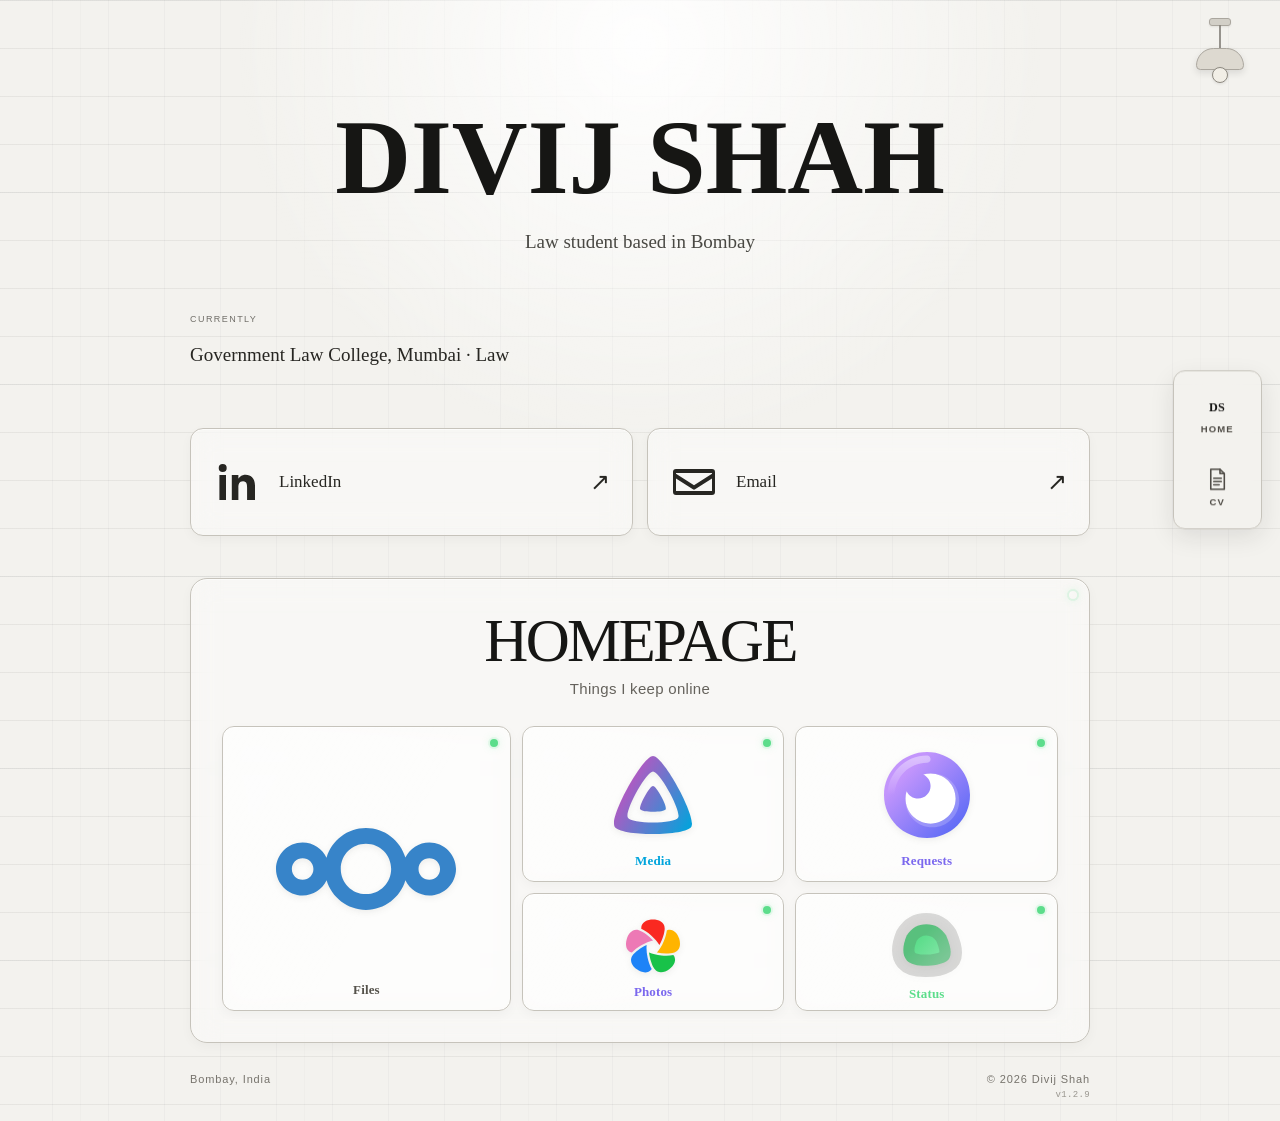
<file: index.html>
<!DOCTYPE html>
<html lang="en">
<head>
  <meta charset="UTF-8">
  <meta name="viewport" content="width=device-width, initial-scale=1.0">
  <meta name="description" content="Divij Shah — law student based in Bombay.">
  <meta name="author" content="Divij Shah">
  <meta name="robots" content="index, follow">
  <meta property="og:title" content="Divij Shah">
  <meta property="og:description" content="Law student based in Bombay.">
  <meta property="og:type" content="website">
  <meta property="og:locale" content="en_IN">
  <meta property="og:url" content="https://divijshah.in/">
  <meta property="og:site_name" content="Divij Shah">
  <meta property="og:image" content="https://divijshah.in/og-image.png">
  <meta property="og:image:width" content="1200">
  <meta property="og:image:height" content="630">
  <meta name="twitter:card" content="summary_large_image">
  <meta name="twitter:title" content="Divij Shah">
  <meta name="twitter:description" content="Law student based in Bombay.">
  <meta name="twitter:image" content="https://divijshah.in/og-image.png">
  <meta name="theme-color" content="#f3f2ee">
  <link rel="canonical" href="https://divijshah.in/">
  <meta name="color-scheme" content="light dark">
  <link id="favicon" rel="icon" href="assets/favicon-light.svg?v=v1.2.9" data-light-src="assets/favicon-light.svg?v=v1.2.9" data-dark-src="assets/favicon-dark.svg?v=v1.2.9" type="image/svg+xml">
  <title>Divij Shah</title>
  <script type="application/ld+json">
  {
    "@context": "https://schema.org",
    "@type": "Person",
    "name": "Divij Shah",
    "url": "https://divijshah.in/",
    "jobTitle": "Law student",
    "homeLocation": {
      "@type": "Place",
      "name": "Bombay, India"
    },
    "sameAs": [
      "https://www.linkedin.com/in/divijshahh/"
    ]
  }
  </script>
  <script type="application/ld+json">
  {
    "@context": "https://schema.org",
    "@type": "WebSite",
    "name": "Divij Shah",
    "url": "https://divijshah.in/"
  }
  </script>
  <link rel="stylesheet" href="style.css">
</head>
<body>
  <button class="lamp-switch" type="button" aria-label="Switch to dark mode" aria-pressed="false">
  <span class="lamp" aria-hidden="true">
    <span class="lamp-mount"></span>
    <span class="lamp-wire"></span>
    <span class="lamp-shade"></span>
    <span class="lamp-bulb"></span>
  </span>
</button>
  <main>
    <header>
      <div class="hero">
        <h1>DIVIJ SHAH</h1>
        <p class="intro">Law student based in Bombay</p>
      </div>
    </header>

    <section class="section">
      <p class="label">CURRENTLY</p>
      <p class="current">Government Law College, Mumbai · Law</p>
    </section>

    <nav class="social-links" aria-label="Personal links">
      <a class="social-card" href="https://www.linkedin.com/in/divijshahh/" aria-label="LinkedIn">
        <svg class="social-icon" viewBox="0 0 24 24" aria-hidden="true"><path d="M6.5 8.5H3.2V21h3.3V8.5ZM4.85 3A2 2 0 1 0 4.85 7 2 2 0 0 0 4.85 3ZM21 13.85c0-3.75-2-5.5-4.67-5.5-2.15 0-3.1 1.18-3.64 2v-1.85H9.4V21h3.29v-6.19c0-1.63.31-3.21 2.33-3.21 1.99 0 2.02 1.87 2.02 3.32V21H21v-7.15Z"/></svg>
        <span>LinkedIn</span>
        <b aria-hidden="true">↗</b>
      </a>
      <a class="social-card" href="mailto:work.divijshah@gmail.com" aria-label="Email">
        <svg class="social-icon" viewBox="0 0 24 24" aria-hidden="true"><path d="M3 5.5h18A1.5 1.5 0 0 1 22.5 7v10A1.5 1.5 0 0 1 21 18.5H3A1.5 1.5 0 0 1 1.5 17V7A1.5 1.5 0 0 1 3 5.5Zm0 2v.35l9 5.8 9-5.8V7.5H3Zm18 9V10.2l-8.46 5.45a1 1 0 0 1-1.08 0L3 10.2v6.3h18Z"/></svg>
        <span>Email</span>
        <b aria-hidden="true">↗</b>
      </a>
    </nav>

    <div class="home-link">
      <div class="home-card">
        <div class="home-heading">
          <span class="home-kicker">HOMEPAGE</span>
          <span class="home-title">Things I keep online</span>
        </div>

        <nav class="home-items" aria-label="Self-hosted services">
          <a class="home-item home-item-nextcloud" href="https://docs.divijshah.in" aria-label="Open Nextcloud">
            <img class="service-icon service-icon-nextcloud" src="assets/services/nextcloud.svg" alt="" aria-hidden="true">
            <span class="service-label service-label-nextcloud"><small>Files</small></span>
          </a>
          <a class="home-item home-item-media" href="https://media.divijshah.in" aria-label="Open Jellyfin">
            <img class="service-icon service-icon-jellyfin" src="assets/services/jellyfin.svg" alt="" aria-hidden="true">
            <span class="service-label service-label-jellyfin"><small>Media</small></span>
          </a>
          <a class="home-item home-item-photos" href="https://photos.divijshah.in" aria-label="Open Immich">
            <img class="service-icon service-icon-immich" src="assets/services/immich.svg" alt="" aria-hidden="true">
            <span class="service-label service-label-immich"><small>Photos</small></span>
          </a>
          <a class="home-item home-item-request" href="https://request.divijshah.in" aria-label="Open Seerr">
            <img class="service-icon service-icon-seerr" src="assets/services/seerr-light.svg" data-light-src="assets/services/seerr-light.svg" data-dark-src="assets/services/seerr-dark.svg" alt="" aria-hidden="true">
            <span class="service-label service-label-seerr"><small>Requests</small></span>
          </a>
          <a class="home-item home-item-status" href="https://status.divijshah.in" aria-label="Open Status">
            <img class="service-icon service-icon-kuma" src="assets/services/uptime-kuma-light.svg" data-light-src="assets/services/uptime-kuma-light.svg" data-dark-src="assets/services/uptime-kuma-dark.svg" alt="" aria-hidden="true">
            <span class="service-label service-label-status"><small>Status</small></span>
          </a>
        </nav>
      </div>
    </div>

    <footer>
      <span>Bombay, India</span>
      <span class="footer-meta">
        <span>© 2026 Divij Shah</span>
        <span class="version">v1.2.9</span>
      </span>
    </footer>

    <nav class="bottom-dock" aria-label="Site navigation">
      <a class="dock-item" href="/" aria-label="Home">
        <img class="dock-icon dock-home-icon" src="assets/favicon-light.svg" data-light-src="assets/favicon-light.svg" data-dark-src="assets/favicon-dark.svg" alt="" aria-hidden="true">
        <span class="dock-label"><strong>HOME</strong></span>
      </a>
      <a class="dock-item" href="/cv" aria-label="CV">
        <svg class="dock-icon dock-cv-icon" viewBox="0 0 24 24" aria-hidden="true"><path d="M6.25 2.75h8.5L18.75 6.75v14.5H6.25z"/><path d="M14.75 2.75v4h4M9 11h7M9 14h7M9 17h5"/></svg>
        <span class="dock-label"><strong>CV</strong></span>
      </a>
    </nav>
  </main>

    <script src="assets/site.js"></script>
</body>
</html>
</file>
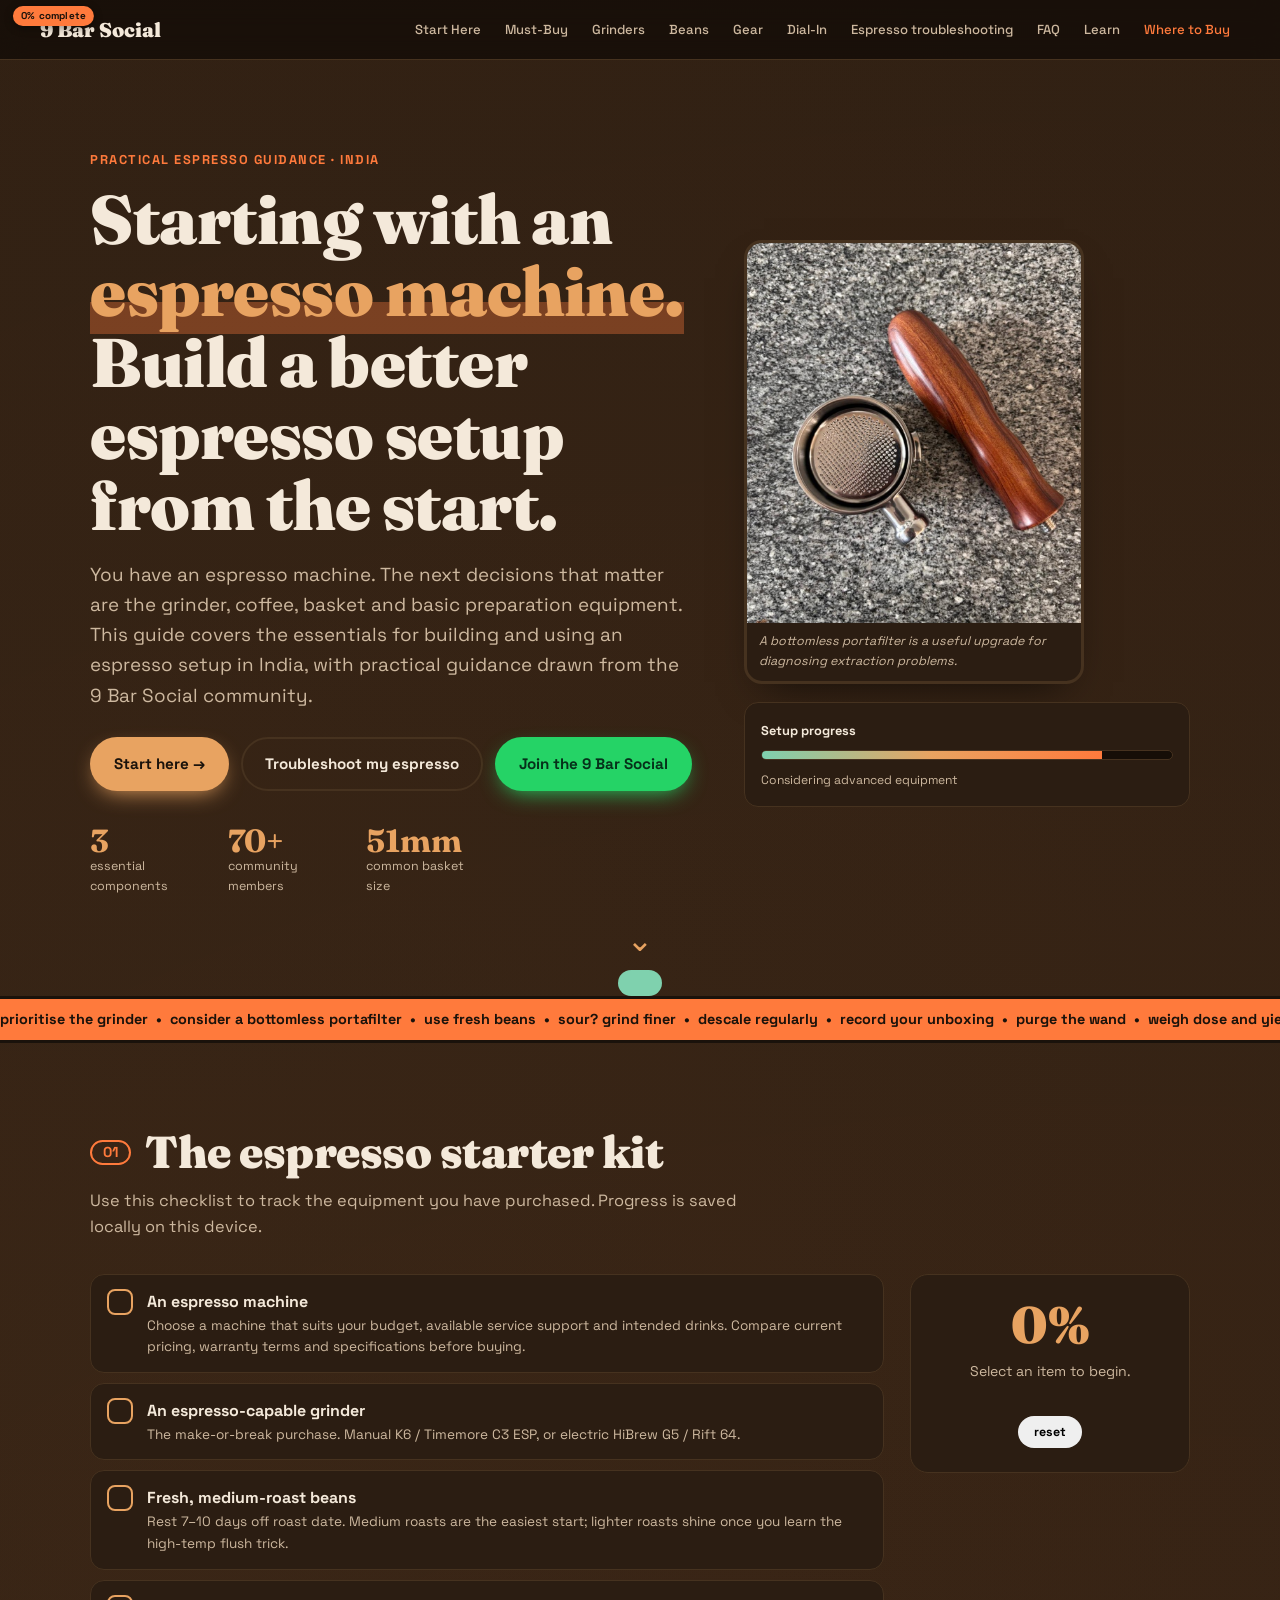
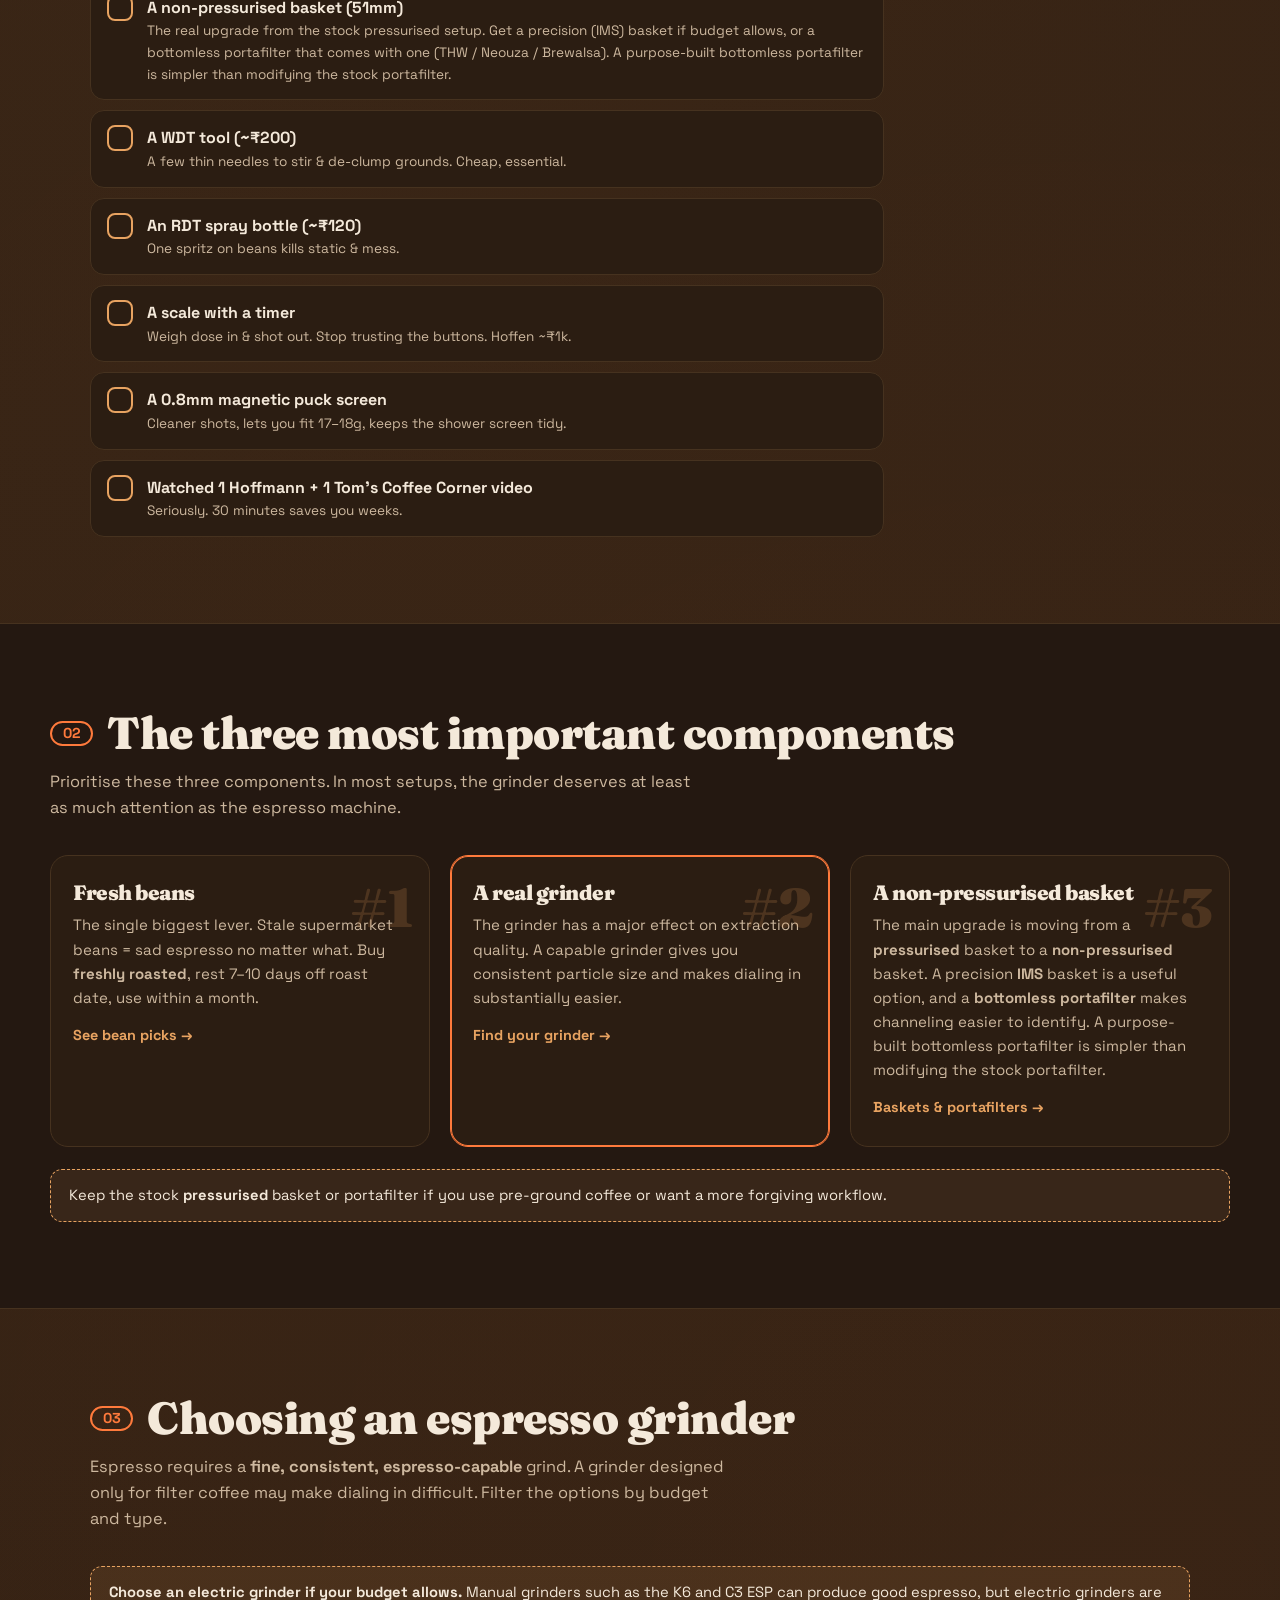
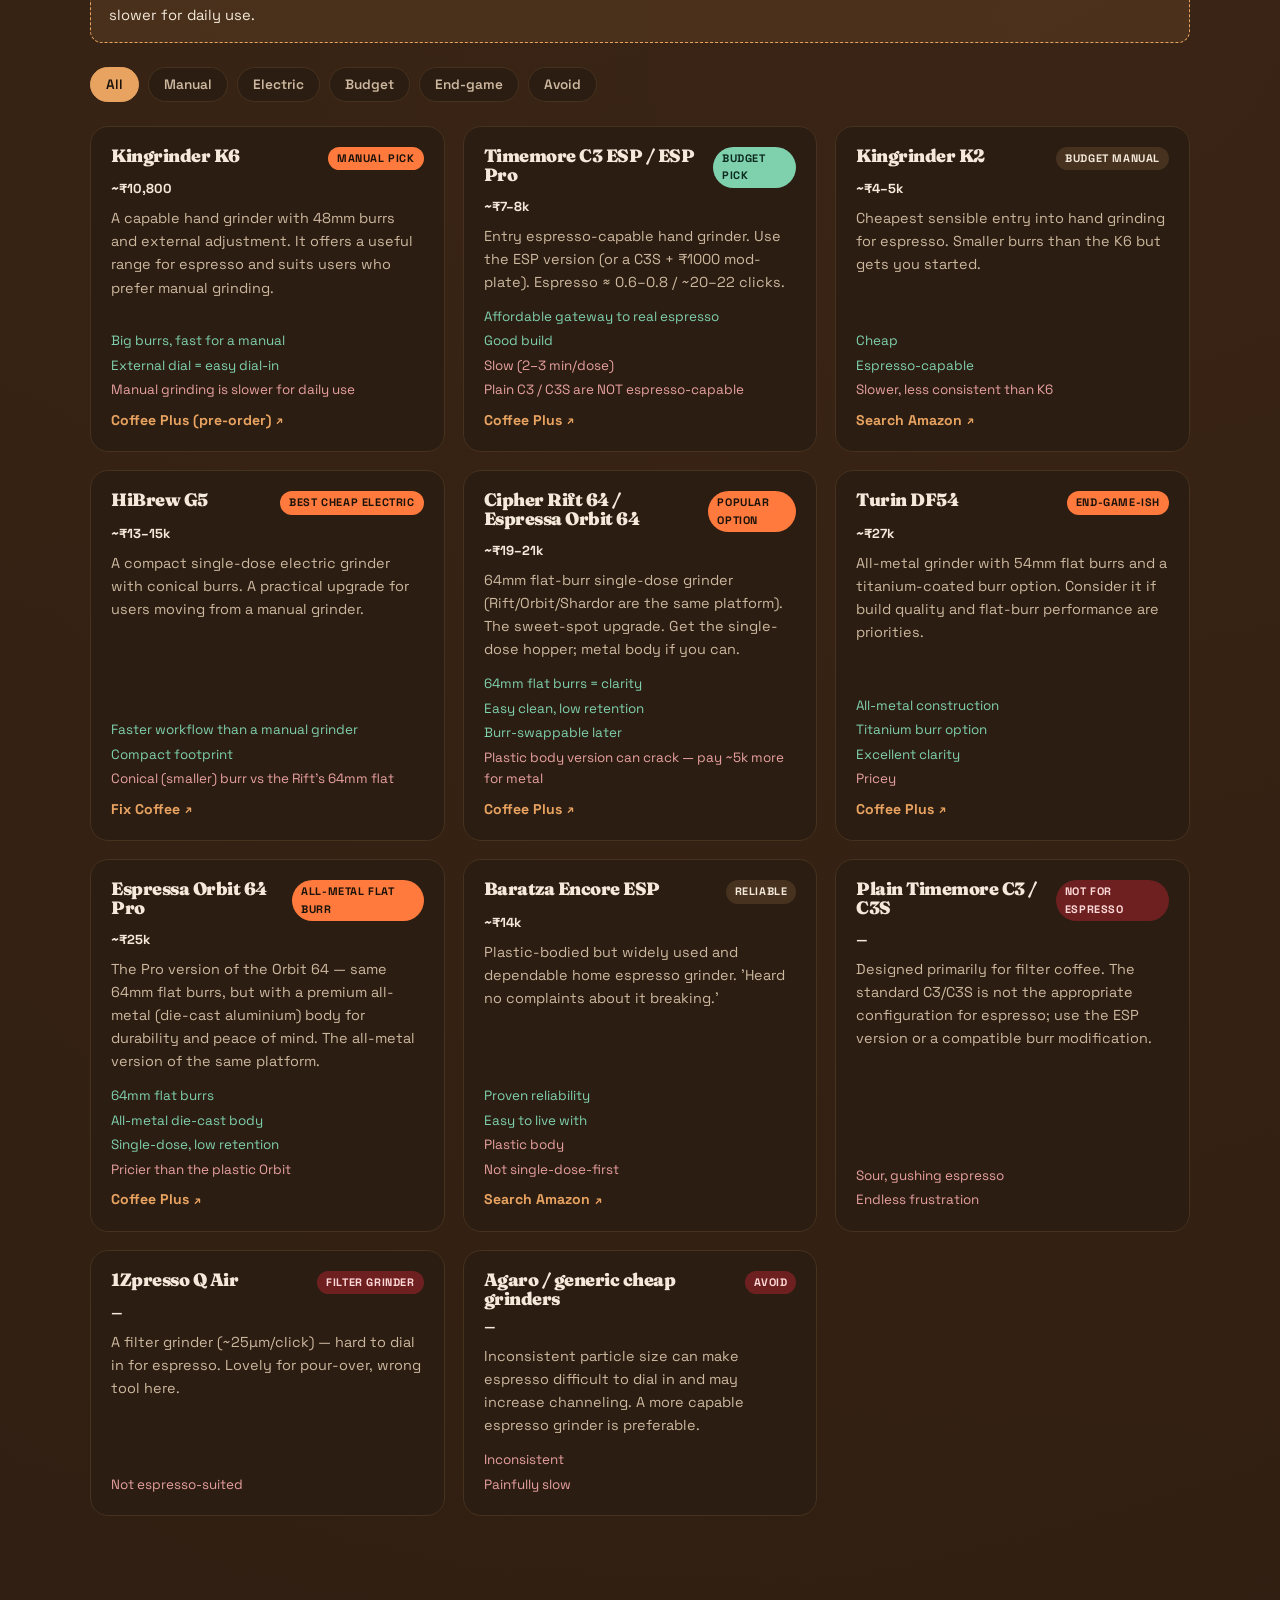
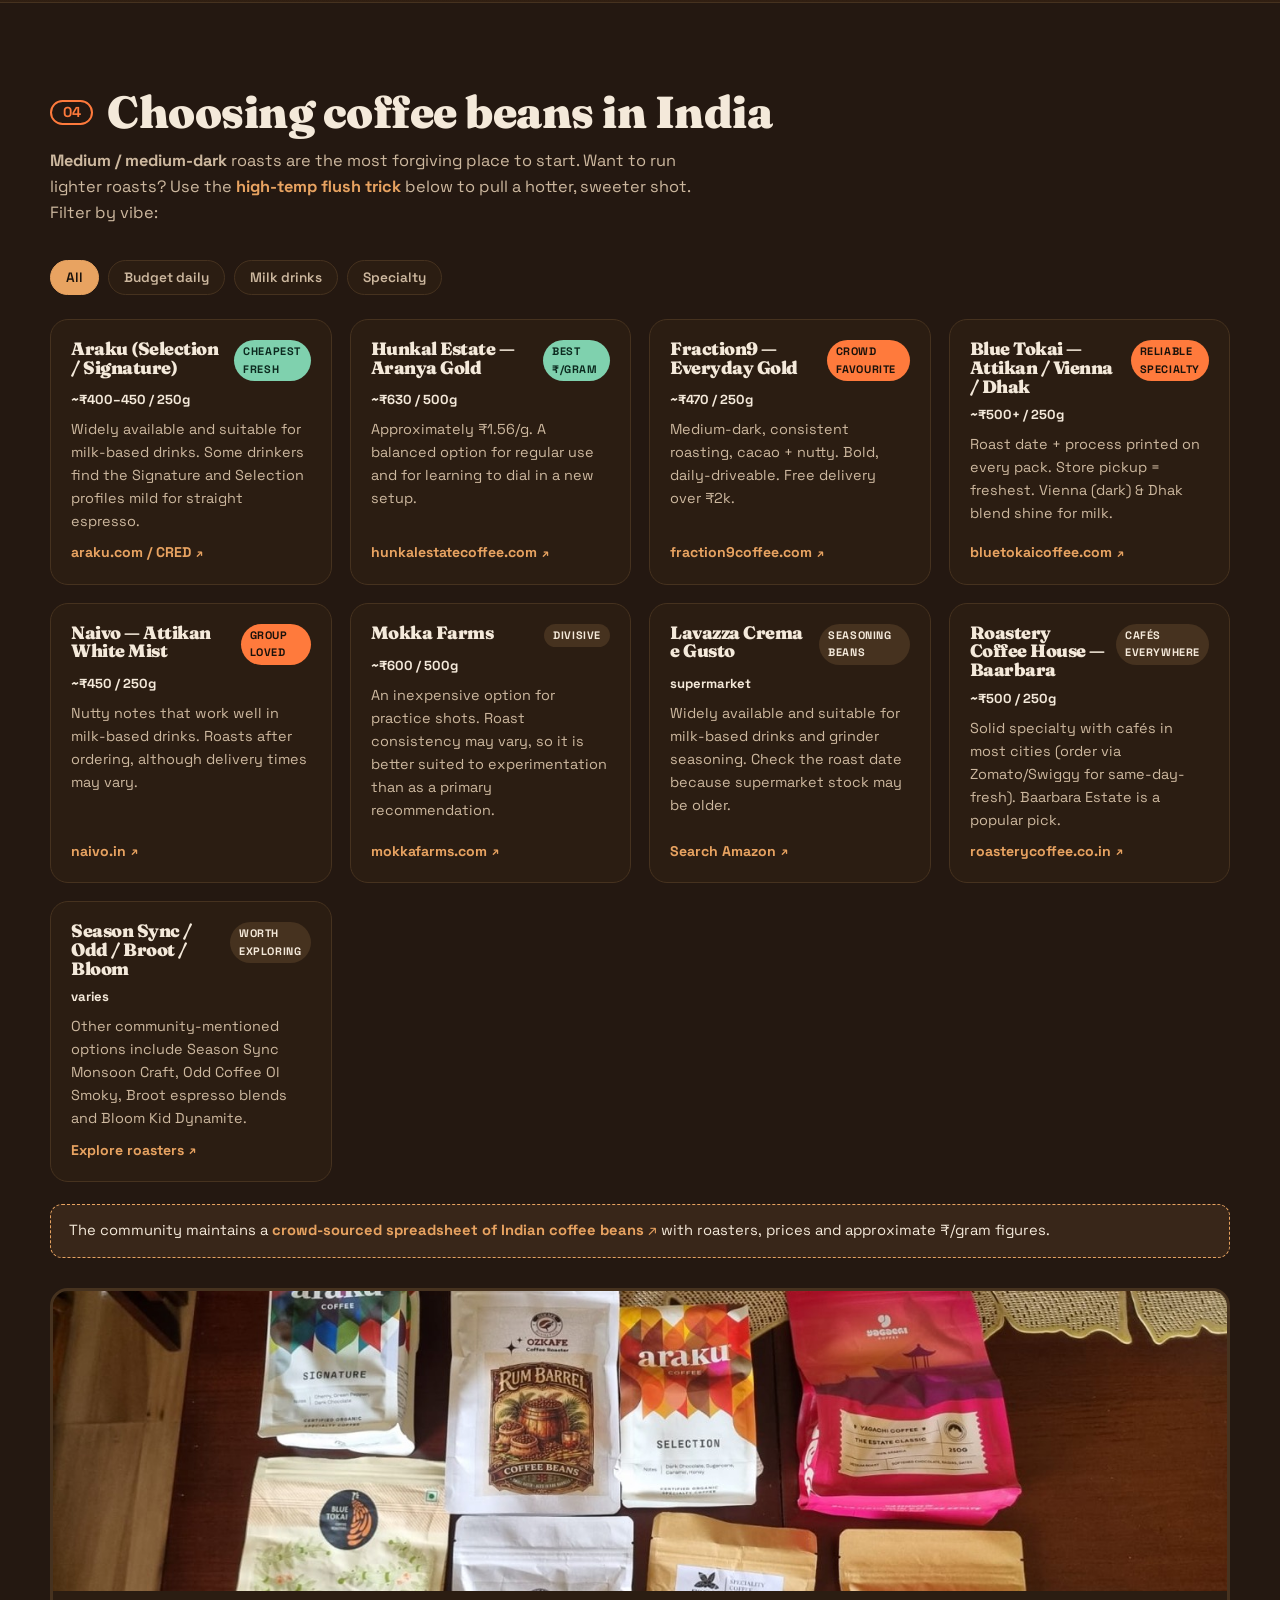
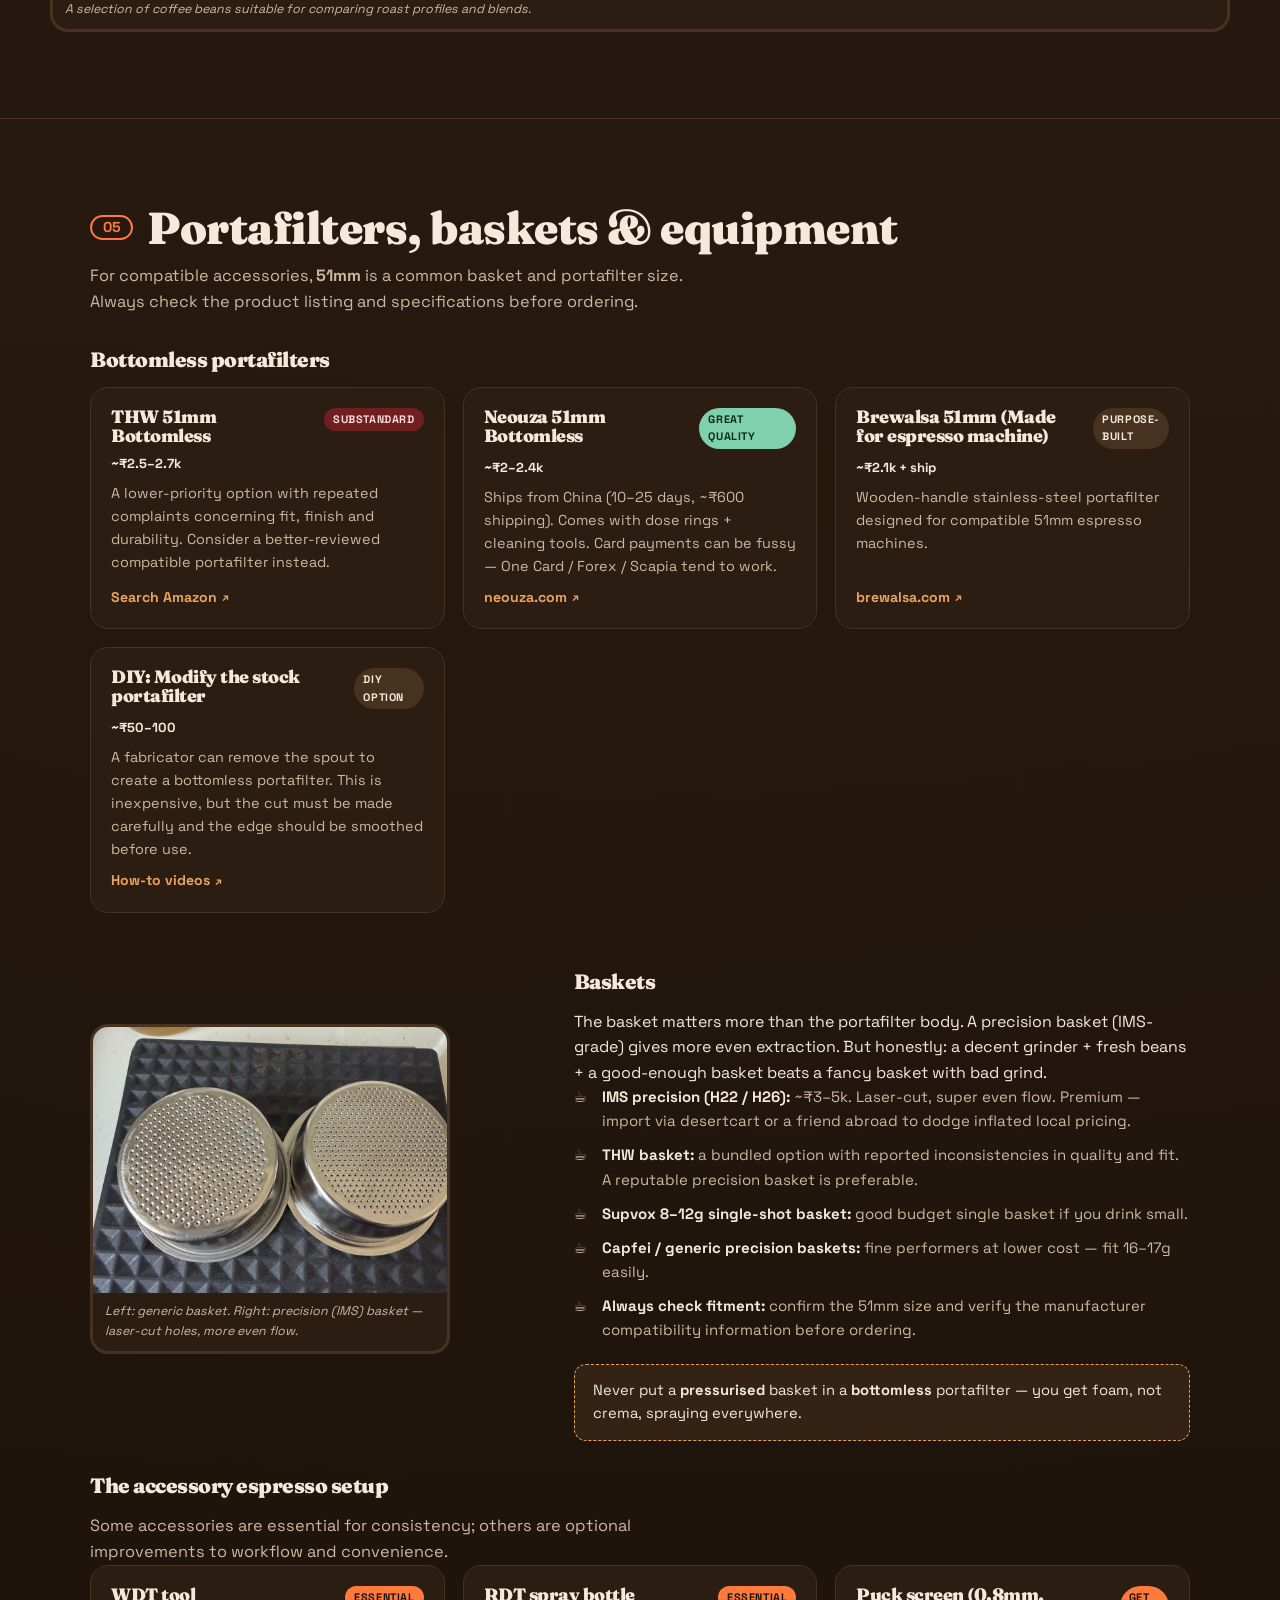
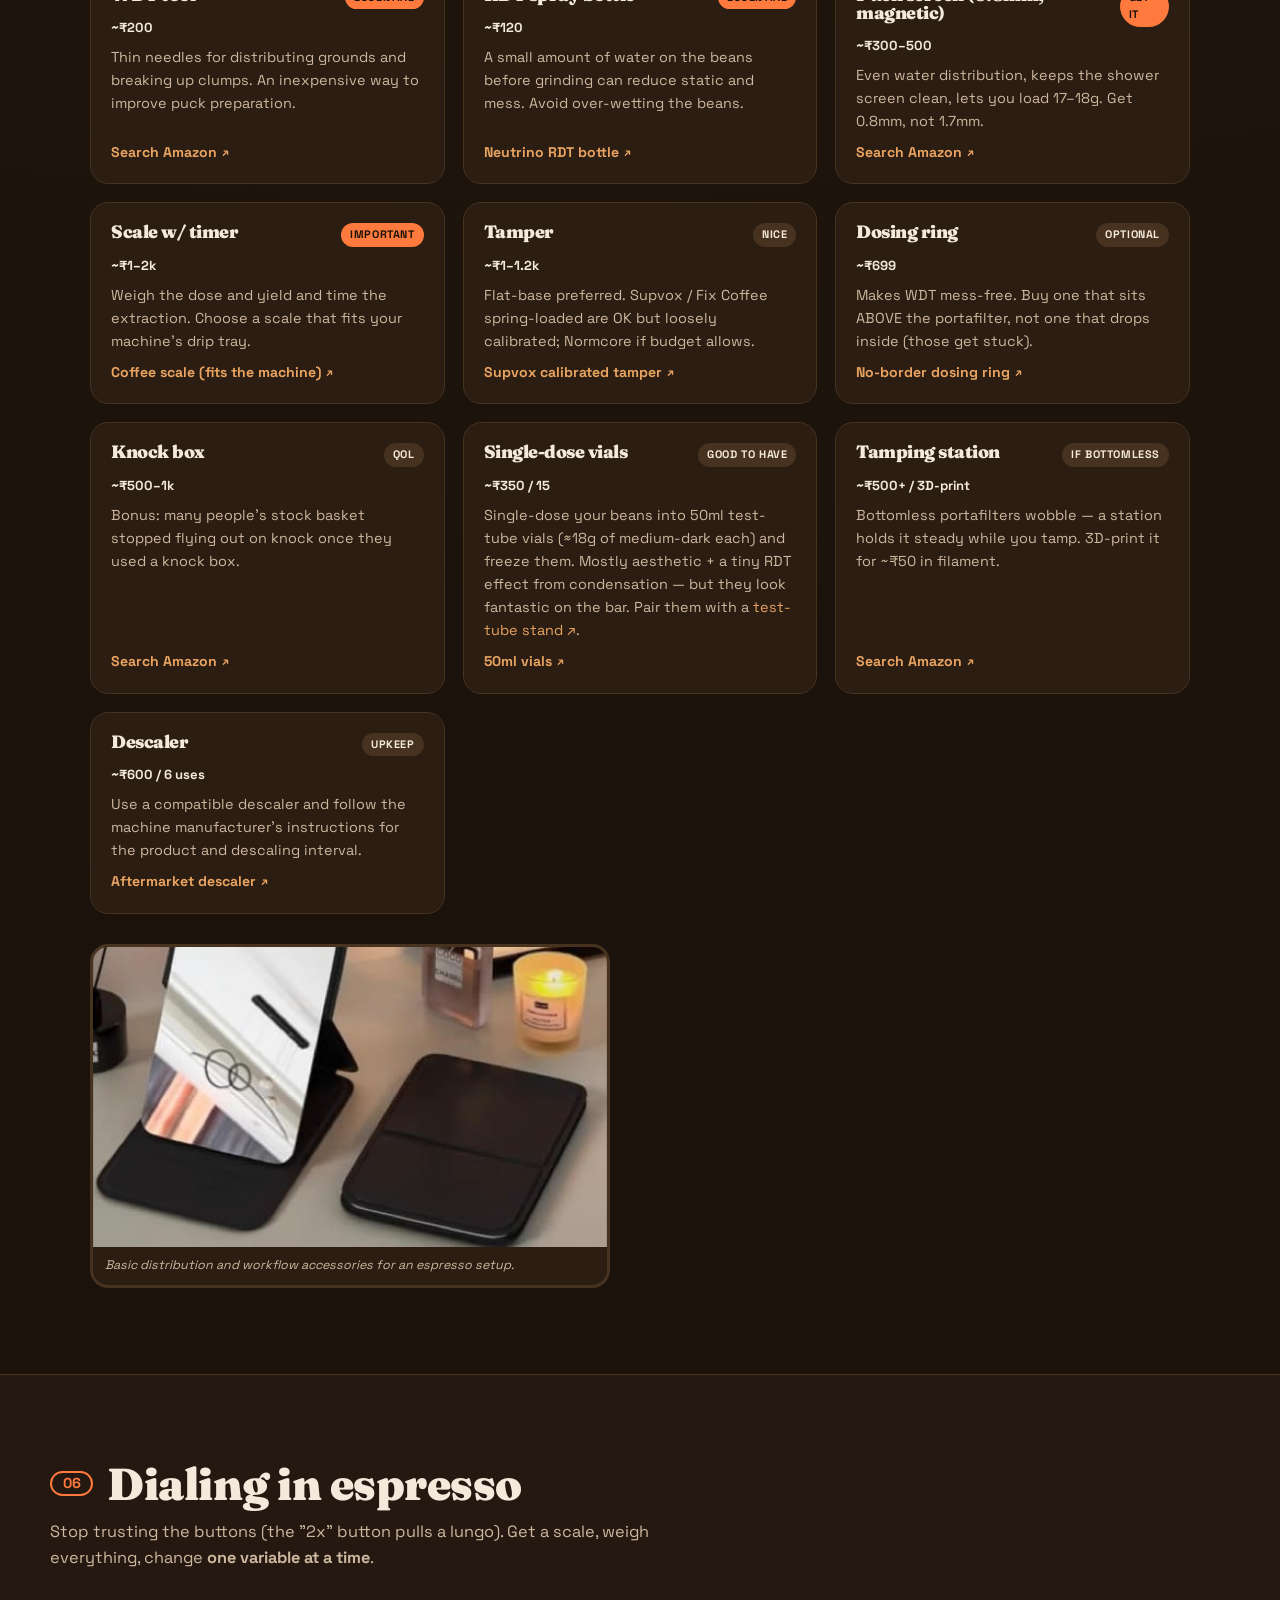
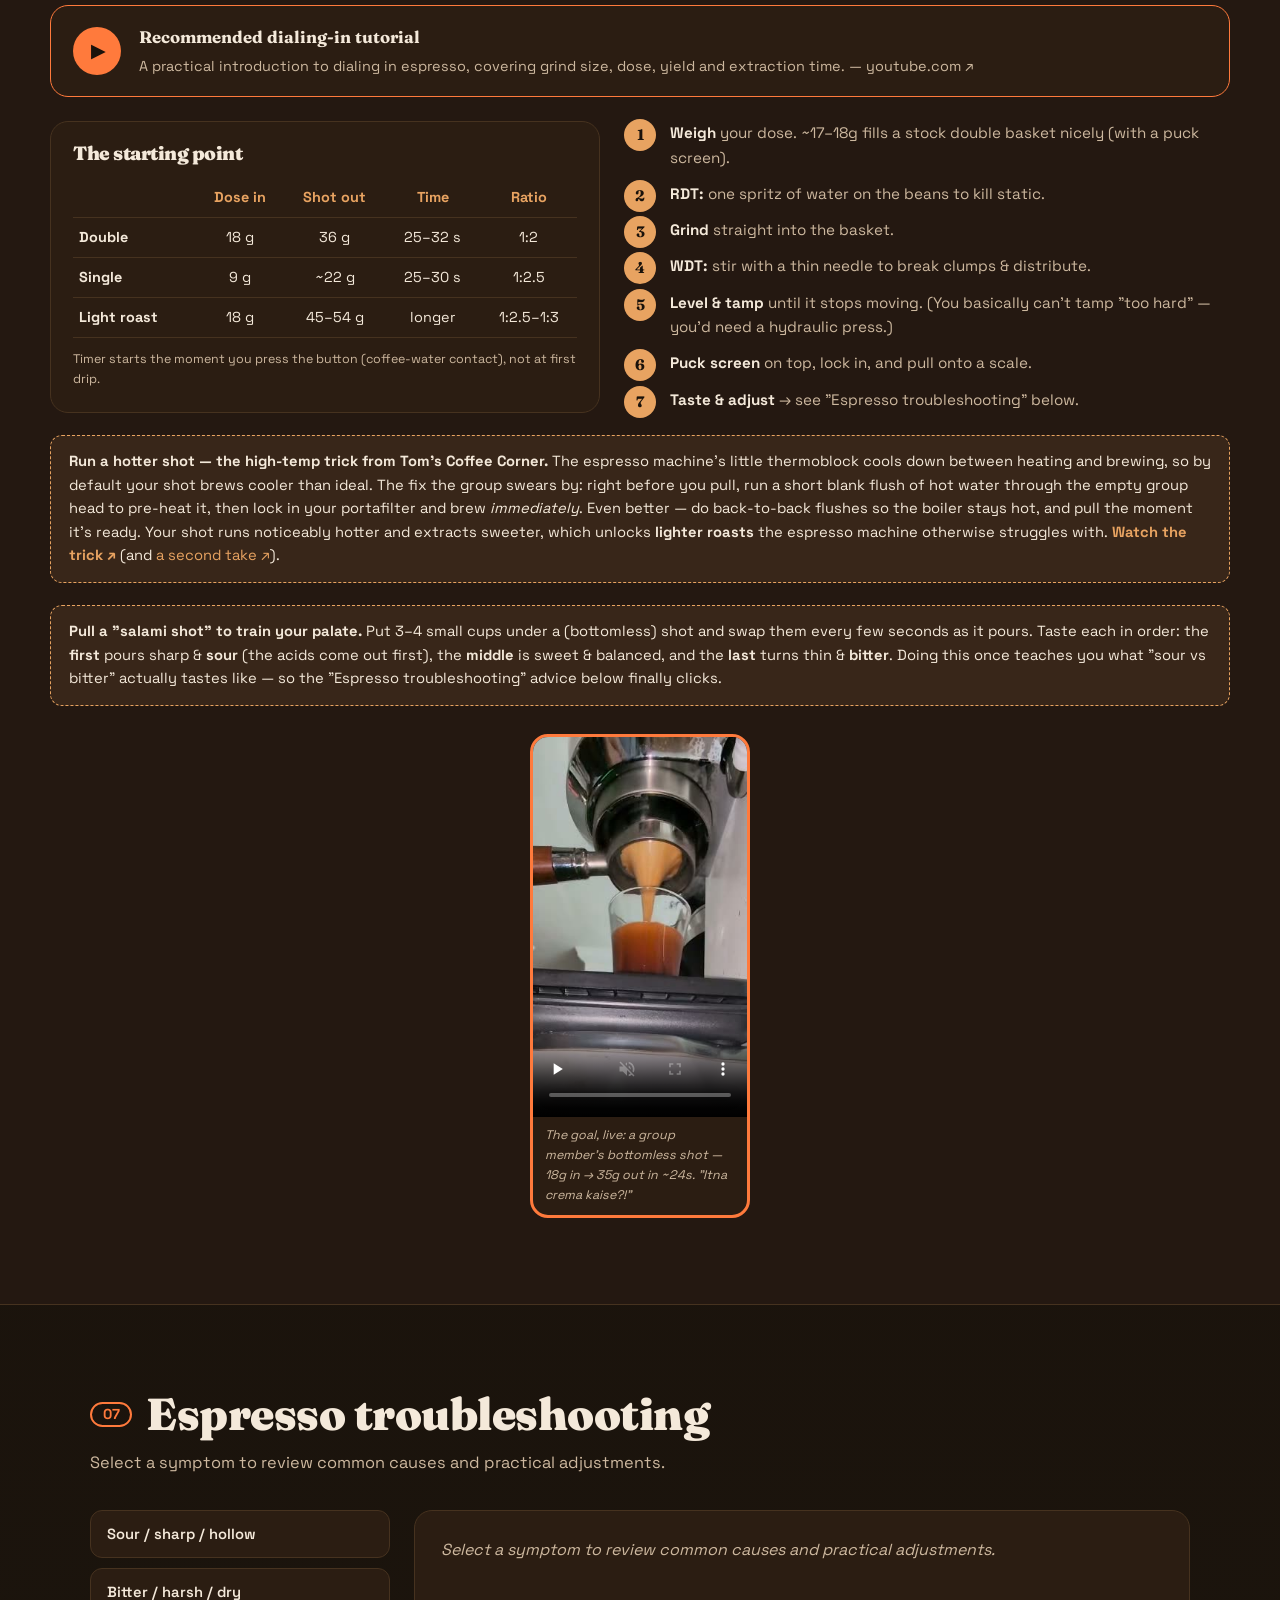
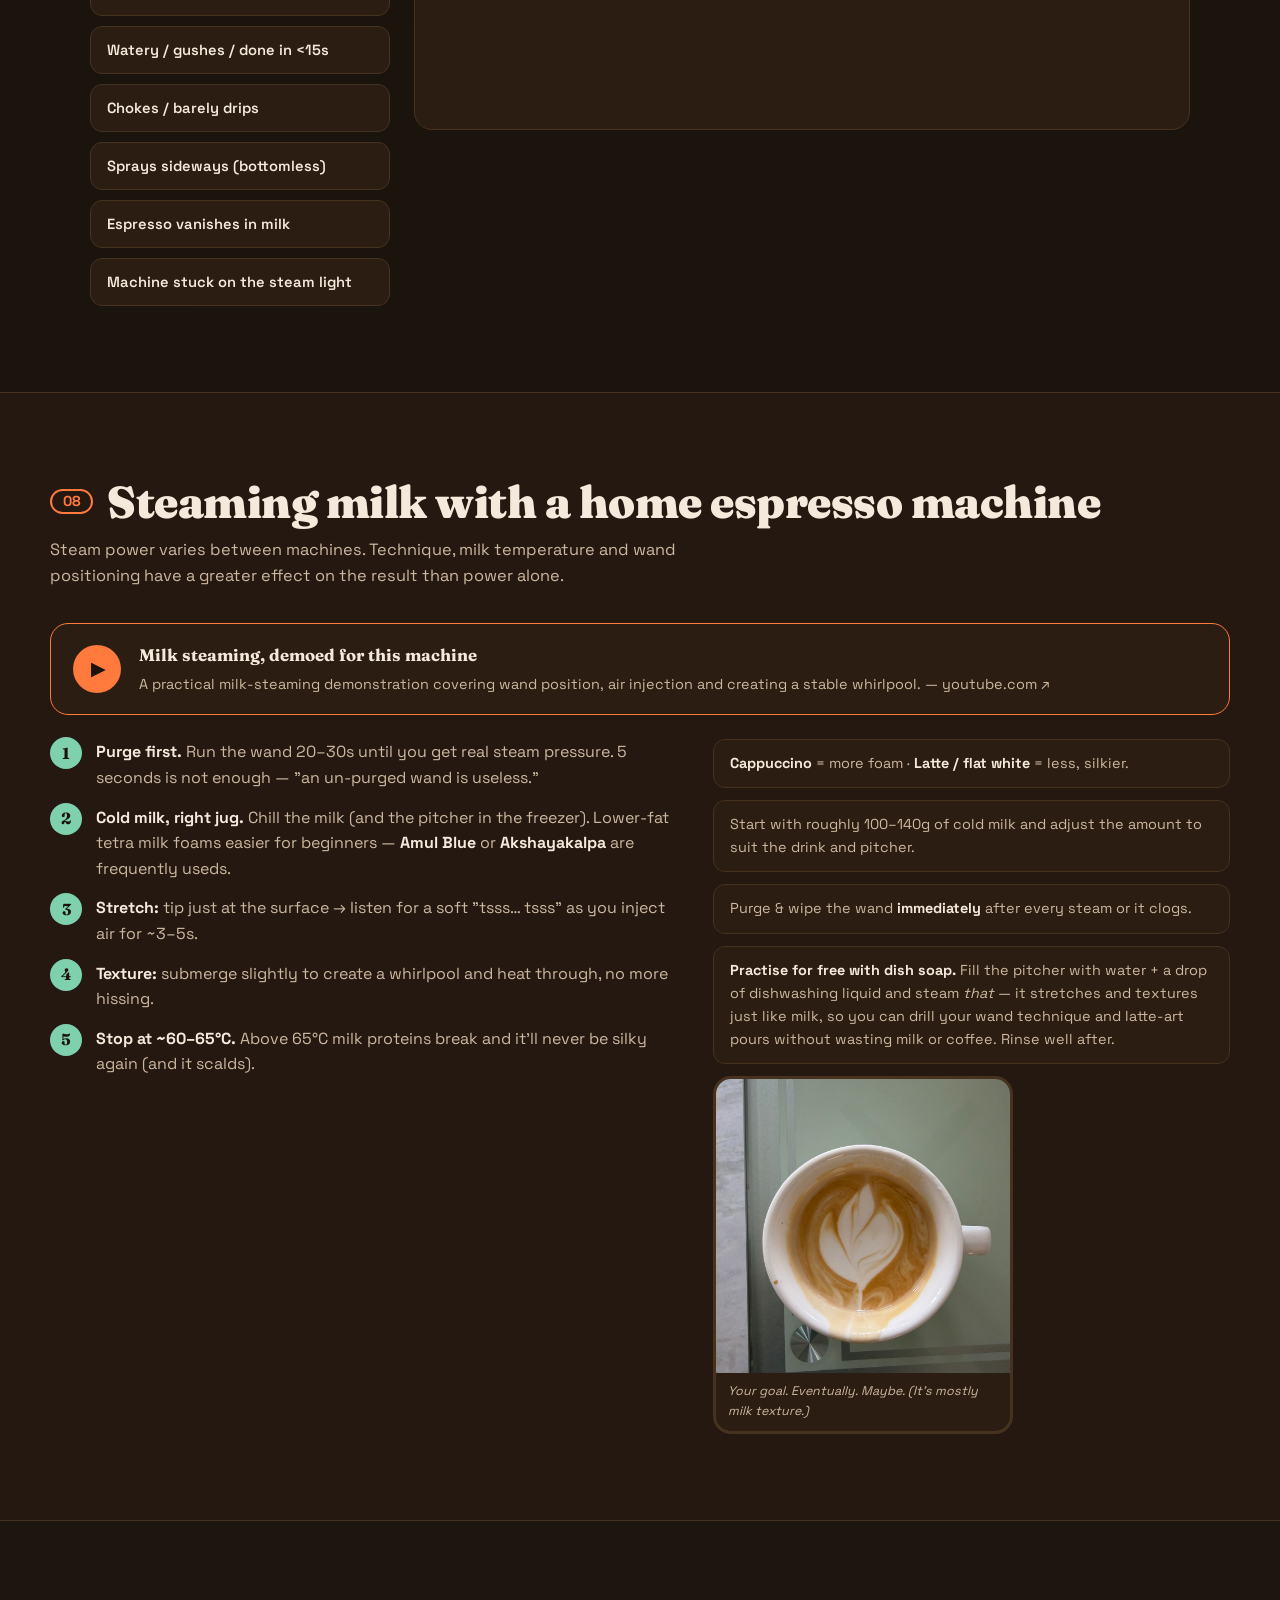
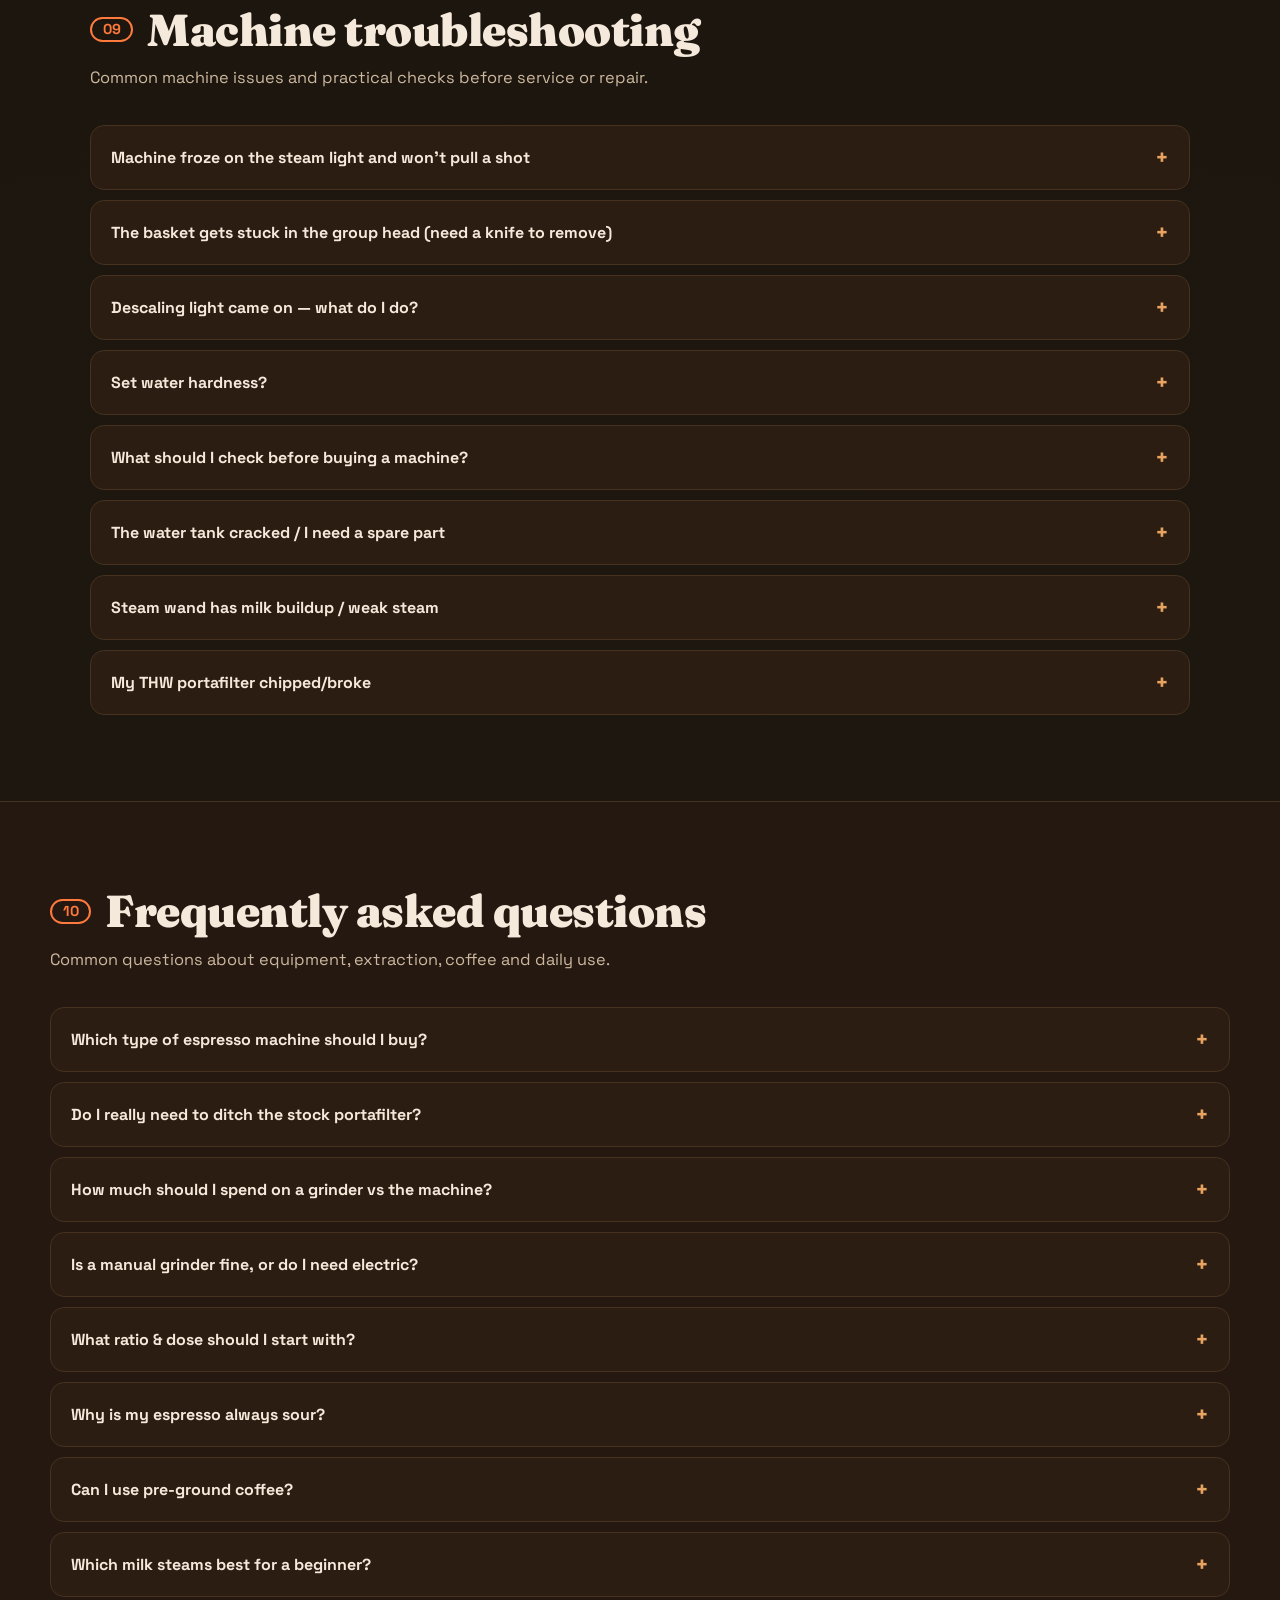
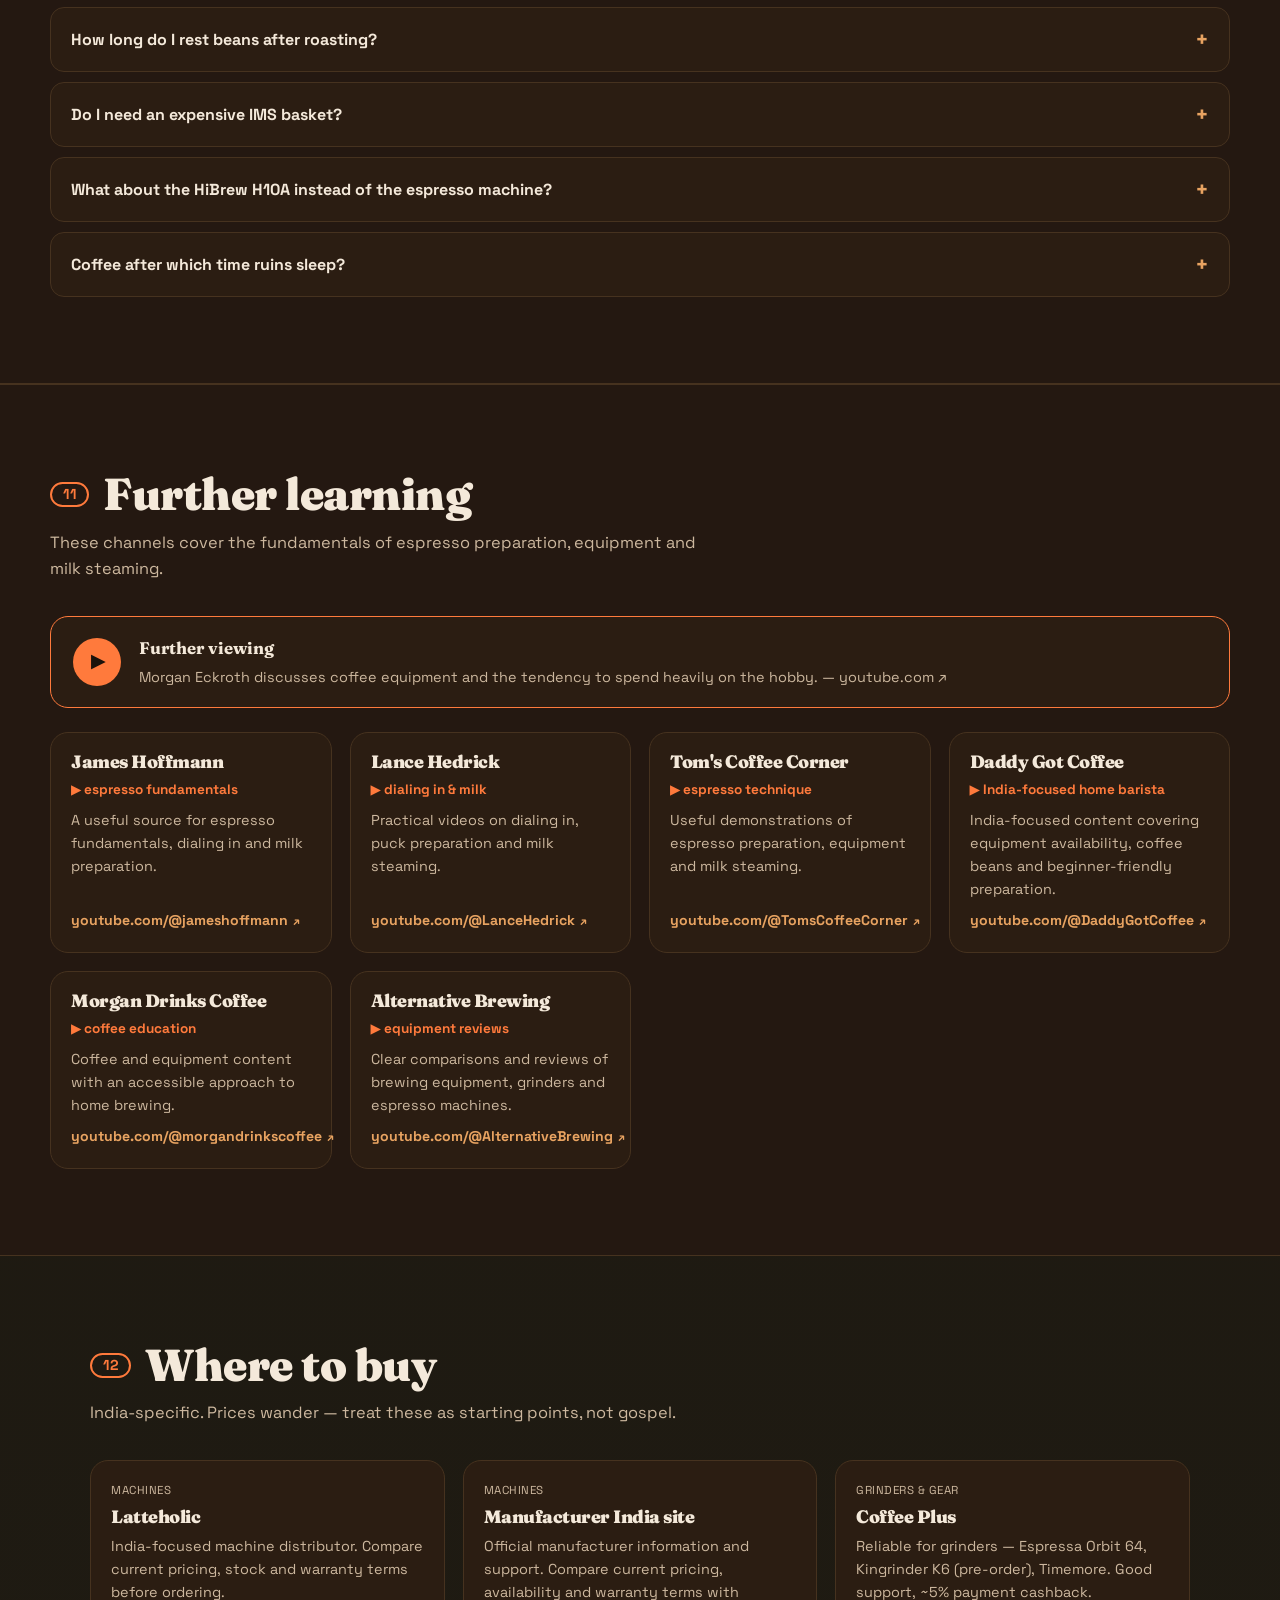
<file: 9bs-site/index.html>
<!DOCTYPE html>
<html lang="en">
<head>
<meta charset="UTF-8" />
<meta name="viewport" content="width=device-width, initial-scale=1.0" />
<title>9 Bar Social — Espresso Starter Guide (India)</title>
<meta name="description" content="A practical espresso starter guide for India covering grinders, beans, portafilters, dialing in, milk steaming, troubleshooting, equipment and purchasing considerations." />
<meta name="theme-color" content="#1a120b" />
<meta property="og:title" content="9 Bar Social — Espresso Starter Guide (India)" />
<meta property="og:description" content="A practical guide to starting espresso in India, covering equipment, coffee, dialing in, milk steaming and troubleshooting." />
<meta property="og:type" content="website" />

<link rel="preconnect" href="https://fonts.googleapis.com" />
<link rel="preconnect" href="https://fonts.gstatic.com" crossorigin />
<link href="https://fonts.googleapis.com/css2?family=Fraunces:ital,opsz,wght@0,9..144,400;0,9..144,600;0,9..144,900;1,9..144,500&family=Space+Grotesk:wght@400;500;700&display=swap" rel="stylesheet" />
<link rel="stylesheet" href="css/style.css" />
</head>
<body>

<!-- floating beans -->
<div class="beans-bg" aria-hidden="true"></div>

<!-- progress bar + rabbit-hole runner (always-on, top of page) -->
<div class="scroll-progress" id="scrollProgress" aria-hidden="true"></div>
<div class="rabbit-runner" id="rabbitRunner" aria-hidden="true">
  <span class="rr-bun"></span>
  <b class="rr-pct" id="rabbitRunnerPct">0% complete</b>
</div>

<!-- NAV -->
<header class="nav" id="nav">
  <a href="#top" class="brand">
    
    <span class="brand-text">9 Bar Social</span>
  </a>
  <nav class="nav-links" id="navLinks">
    <a href="#start">Start Here</a>
    <a href="#trinity">Must-Buy</a>
    <a href="#grinders">Grinders</a>
    <a href="#beans">Beans</a>
    <a href="#gear">Gear</a>
    <a href="#dialin">Dial-In</a>
    <a href="#fix">Espresso troubleshooting</a>
    <a href="#faq">FAQ</a>
    <a href="#learn">Learn</a>
    <a href="#buy">Where to Buy</a>
  </nav>
  <button class="nav-toggle" id="navToggle" aria-label="Toggle menu" aria-expanded="false">
    <span></span><span></span><span></span>
  </button>
</header>

<main id="top">

<!-- HERO -->
<section class="hero">
  <div class="hero-grid">
    <div class="hero-copy">
      <p class="kicker"> Practical espresso guidance · India</p>
      <h1>Starting with an <span class="hl">espresso machine.</span><br />Build a better espresso setup from the start.</h1>
      <p class="lede">
        You have an espresso machine. The next decisions that matter are the grinder, coffee, basket and basic preparation equipment. This guide covers the essentials for building and using an espresso setup in India, with practical guidance drawn from the 9 Bar Social community.
      </p>
      <div class="hero-cta">
        <a class="btn btn-primary" href="#start">Start here →</a>
        <a class="btn btn-ghost" href="#fix">Troubleshoot my espresso</a>
        <a class="btn btn-whatsapp" href="https://chat.whatsapp.com/I1KcrqSS5ziAt0L8dhljUq" target="_blank" rel="noopener"> Join the 9 Bar Social</a>
      </div>
      <div class="hero-stats">
        <div><b data-count="3">3</b><span>essential components</span></div>
        <div><b data-count="70">70+</b><span>community members</span></div>
        <div><b data-count="51">51mm</b><span>common basket size</span></div>
      </div>
    </div>
    <div class="hero-art">
      <figure class="hero-photo tilt">
        <img src="assets/img/hero-portafilter.jpg" alt="A bottomless THW portafilter with wooden handle and a precision basket on a granite counter" loading="eager" />
        <figcaption>A bottomless portafilter is a useful upgrade for diagnosing extraction problems.</figcaption>
      </figure>
      <div class="rabbit-meter">
        <label> Setup progress</label>
        <div class="meter-track"><div class="meter-fill" id="rabbitMeter"></div></div>
        <small id="rabbitLabel">Getting started</small>
      </div>
    </div>
  </div>
  <a href="#start" class="scroll-hint" aria-label="Scroll down">⌄</a>
</section>

<!-- TICKER -->
<div class="ticker" aria-hidden="true">
  <div class="ticker-track" id="tickerTrack"></div>
</div>

<!-- START / CHECKLIST -->
<section id="start" class="section">
  <div class="section-head">
    <h2><span class="num">01</span> The espresso starter kit</h2>
    <p class="sub">Use this checklist to track the equipment you have purchased. Progress is saved locally on this device.</p>
  </div>
  <div class="checklist-wrap">
    <div class="checklist" id="checklist"></div>
    <aside class="checklist-side">
      <div class="progress-ring-card">
        <div class="big-pct" id="kitPct">0%</div>
        <p id="kitMsg">Select an item to begin.</p>
        <button class="btn btn-tiny" id="resetKit">reset</button>
      </div>
    </aside>
  </div>
</section>

<!-- TRINITY / MUST BUY -->
<section id="trinity" class="section alt">
  <div class="section-head">
    <h2><span class="num">02</span> The three most important components</h2>
    <p class="sub">Prioritise these three components. In most setups, the grinder deserves at least as much attention as the espresso machine.</p>
  </div>
  <div class="trinity">
    <article class="trinity-card">
      <div class="trinity-rank">#1</div>
      <h3> Fresh beans</h3>
      <p>The single biggest lever. Stale supermarket beans = sad espresso no matter what. Buy <b>freshly roasted</b>, rest 7–10 days off roast date, use within a month.</p>
      <a href="#beans" class="card-link">See bean picks →</a>
    </article>
    <article class="trinity-card hot">
      <div class="trinity-rank">#2</div>
      <h3> A real grinder</h3>
      <p>The grinder has a major effect on extraction quality. A capable grinder gives you consistent particle size and makes dialing in substantially easier.</p>
      <a href="#grinders" class="card-link">Find your grinder →</a>
    </article>
    <article class="trinity-card">
      <div class="trinity-rank">#3</div>
      <h3> A non-pressurised basket</h3>
      <p>The main upgrade is moving from a <b>pressurised</b> basket to a <b>non-pressurised</b> basket. A precision <b>IMS</b> basket is a useful option, and a <b>bottomless portafilter</b> makes channeling easier to identify. A purpose-built bottomless portafilter is simpler than modifying the stock portafilter.</p>
      <a href="#gear" class="card-link">Baskets &amp; portafilters →</a>
    </article>
  </div>
  <p class="aside-note"> Keep the stock <b>pressurised</b> basket or portafilter if you use pre-ground coffee or want a more forgiving workflow.</p>
</section>

<!-- GRINDERS -->
<section id="grinders" class="section">
  <div class="section-head">
    <h2><span class="num">03</span> Choosing an espresso grinder</h2>
    <p class="sub">Espresso requires a <b>fine, consistent, espresso-capable</b> grind. A grinder designed only for filter coffee may make dialing in difficult. Filter the options by budget and type.</p>
  </div>
  <div class="aside-note" style="margin-bottom:24px"> <b>Choose an electric grinder if your budget allows.</b> Manual grinders such as the K6 and C3 ESP can produce good espresso, but electric grinders are slower for daily use.</div>
  <div class="filters" id="grinderFilters">
    <button class="chip active" data-filter="all">All</button>
    <button class="chip" data-filter="manual"> Manual</button>
    <button class="chip" data-filter="electric"> Electric</button>
    <button class="chip" data-filter="budget"> Budget</button>
    <button class="chip" data-filter="endgame"> End-game</button>
    <button class="chip" data-filter="avoid"> Avoid</button>
  </div>
  <div class="card-grid" id="grinderGrid"></div>
</section>

<!-- BEANS -->
<section id="beans" class="section alt">
  <div class="section-head">
    <h2><span class="num">04</span> Choosing coffee beans in India</h2>
    <p class="sub"><b>Medium / medium-dark</b> roasts are the most forgiving place to start. Want to run lighter roasts? Use the <a href="#dialin"><b>high-temp flush trick</b></a> below to pull a hotter, sweeter shot. Filter by vibe:</p>
  </div>
  <div class="filters" id="beanFilters">
    <button class="chip active" data-filter="all">All</button>
    <button class="chip" data-filter="budget"> Budget daily</button>
    <button class="chip" data-filter="milk"> Milk drinks</button>
    <button class="chip" data-filter="specialty"> Specialty</button>
  </div>
  <div class="card-grid bean-grid" id="beanGrid"></div>
  <p class="aside-note"> The community maintains a <a href="https://docs.google.com/spreadsheets/u/0/d/1qj5oSo6gBcBq2cdFhcIouNtfLc3VQJgsDX-U31OSnnc" target="_blank" rel="noopener"><b>crowd-sourced spreadsheet of Indian coffee beans</b> ↗</a> with roasters, prices and approximate ₹/gram figures.</p>
  <figure class="wide-photo tilt">
    <img src="assets/img/beans-spread.jpg" alt="A spread of Indian coffee bean bags — Araku, Blue Tokai, Ozkafe barrel-aged, estate coffees" loading="lazy" />
    <figcaption>A selection of coffee beans suitable for comparing roast profiles and blends.</figcaption>
  </figure>
</section>

<!-- GEAR: portafilters, baskets, accessories -->
<section id="gear" class="section">
  <div class="section-head">
    <h2><span class="num">05</span> Portafilters, baskets &amp; equipment</h2>
    <p class="sub">For compatible accessories, <b>51mm</b> is a common basket and portafilter size. Always check the product listing and specifications before ordering.</p>
  </div>

  <h3 class="subhead"> Bottomless portafilters</h3>
  <div class="card-grid" id="pfGrid"></div>

  <div class="split">
    <figure class="split-photo tilt">
      <img src="assets/img/basket-ims-vs-generic.jpg" alt="Two espresso baskets side by side — a generic basket on the left and a precision IMS basket on the right" loading="lazy" />
      <figcaption>Left: generic basket. Right: precision (IMS) basket — laser-cut holes, more even flow.</figcaption>
    </figure>
    <div class="split-text">
      <h3 class="subhead"> Baskets</h3>
      <p>The basket matters more than the portafilter body. A precision basket (IMS-grade) gives more even extraction. But honestly: a decent grinder + fresh beans + a good-enough basket beats a fancy basket with bad grind.</p>
      <ul class="tick-list" id="basketList"></ul>
      <p class="aside-note"> Never put a <b>pressurised</b> basket in a <b>bottomless</b> portafilter — you get foam, not crema, spraying everywhere.</p>
    </div>
  </div>

  <h3 class="subhead"> The accessory espresso setup</h3>
  <p class="sub">Some accessories are essential for consistency; others are optional improvements to workflow and convenience.</p>
  <div class="card-grid acc-grid" id="accGrid"></div>
  <figure class="wide-photo tilt">
    <img src="assets/img/accessories.jpg" alt="An RDT spray bottle, funnel and WDT tool alongside espresso glasses" loading="lazy" />
    <figcaption>Basic distribution and workflow accessories for an espresso setup.</figcaption>
  </figure>
</section>

<!-- DIAL IN -->
<section id="dialin" class="section alt">
  <div class="section-head">
    <h2><span class="num">06</span> Dialing in espresso</h2>
    <p class="sub">Stop trusting the buttons (the "2x" button pulls a lungo). Get a scale, weigh everything, change <b>one variable at a time</b>.</p>
  </div>
  <a class="video-feature" href="https://www.youtube.com/watch?v=nEGYSFD1Hm4" target="_blank" rel="noopener">
    <span class="vf-play">▶</span>
    <span class="vf-text">
      <b> Recommended dialing-in tutorial</b>
      <span>A practical introduction to dialing in espresso, covering grind size, dose, yield and extraction time. — youtube.com ↗</span>
    </span>
  </a>
  <div class="recipe">
    <div class="recipe-card">
      <h3> The starting point</h3>
      <table class="recipe-table">
        <tr><th></th><th>Dose in</th><th>Shot out</th><th>Time</th><th>Ratio</th></tr>
        <tr><td><b>Double</b></td><td>18 g</td><td>36 g</td><td>25–32 s</td><td>1:2</td></tr>
        <tr><td><b>Single</b></td><td>9 g</td><td>~22 g</td><td>25–30 s</td><td>1:2.5</td></tr>
        <tr><td><b>Light roast</b></td><td>18 g</td><td>45–54 g</td><td>longer</td><td>1:2.5–1:3</td></tr>
      </table>
      <p class="micro">Timer starts the moment you press the button (coffee-water contact), not at first drip.</p>
    </div>
    <ol class="recipe-steps">
      <li><b>Weigh</b> your dose. ~17–18g fills a stock double basket nicely (with a puck screen).</li>
      <li><b>RDT:</b> one spritz of water on the beans to kill static.</li>
      <li><b>Grind</b> straight into the basket.</li>
      <li><b>WDT:</b> stir with a thin needle to break clumps &amp; distribute.</li>
      <li><b>Level &amp; tamp</b> until it stops moving. (You basically can't tamp "too hard" — you'd need a hydraulic press.)</li>
      <li><b>Puck screen</b> on top, lock in, and pull onto a scale.</li>
      <li><b>Taste &amp; adjust</b> → see "Espresso troubleshooting" below. </li>
    </ol>
  </div>
  <div class="aside-note"> <b>Run a hotter shot — the high-temp trick from Tom's Coffee Corner.</b> The espresso machine's little thermoblock cools down between heating and brewing, so by default your shot brews cooler than ideal. The fix the group swears by: right before you pull, run a short blank flush of hot water through the empty group head to pre-heat it, then lock in your portafilter and brew <i>immediately</i>. Even better — do back-to-back flushes so the boiler stays hot, and pull the moment it's ready. Your shot runs noticeably hotter and extracts sweeter, which unlocks <b>lighter roasts</b> the espresso machine otherwise struggles with. <a href="https://www.youtube.com/watch?v=TPS6Z6NCaU8" target="_blank" rel="noopener"><b>Watch the trick ↗</b></a> (and <a href="https://www.youtube.com/watch?v=LzRN8Se7uQw" target="_blank" rel="noopener">a second take ↗</a>).</div>
  <div class="aside-note"> <b>Pull a "salami shot" to train your palate.</b> Put 3–4 small cups under a (bottomless) shot and swap them every few seconds as it pours. Taste each in order: the <b>first</b> pours sharp &amp; <b>sour</b> (the acids come out first), the <b>middle</b> is sweet &amp; balanced, and the <b>last</b> turns thin &amp; <b>bitter</b>. Doing this once teaches you what "sour vs bitter" actually tastes like — so the "Espresso troubleshooting" advice below finally clicks. </div>
  <figure class="shot-figure tilt">
    <video src="assets/video/bhoumik-shot.mp4" poster="assets/img/shot-poster.jpg" controls muted loop playsinline preload="none"></video>
    <figcaption> The goal, live: a group member's bottomless shot — 18g in → 35g out in ~24s. "Itna crema kaise?!" </figcaption>
  </figure>
</section>

<!-- FIX MY SHOT -->
<section id="fix" class="section">
  <div class="section-head">
    <h2><span class="num">07</span>  Espresso troubleshooting</h2>
    <p class="sub">Select a symptom to review common causes and practical adjustments.</p>
  </div>
  <div class="diagnoser">
    <div class="symptom-chips" id="symptomChips"></div>
    <div class="diagnosis" id="diagnosis">
      <p class="diag-placeholder"> Select a symptom to review common causes and practical adjustments.</p>
    </div>
  </div>
</section>

<!-- MILK -->
<section id="milk" class="section alt">
  <div class="section-head">
    <h2><span class="num">08</span>  Steaming milk with a home espresso machine</h2>
    <p class="sub">Steam power varies between machines. Technique, milk temperature and wand positioning have a greater effect on the result than power alone.</p>
  </div>
  <a class="video-feature" href="https://www.youtube.com/watch?v=aWIaqS6JDY8" target="_blank" rel="noopener">
    <span class="vf-play">▶</span>
    <span class="vf-text">
      <b> Milk steaming, demoed for this machine</b>
      <span>A practical milk-steaming demonstration covering wand position, air injection and creating a stable whirlpool. — youtube.com ↗</span>
    </span>
  </a>
  <div class="milk-grid">
    <ol class="milk-steps">
      <li><b>Purge first.</b> Run the wand 20–30s until you get real steam pressure. 5 seconds is not enough — "an un-purged wand is useless."</li>
      <li><b>Cold milk, right jug.</b> Chill the milk (and the pitcher in the freezer). Lower-fat tetra milk foams easier for beginners — <b>Amul Blue</b> or <b>Akshayakalpa</b> are frequently useds.</li>
      <li><b>Stretch:</b> tip just at the surface → listen for a soft "tsss… tsss" as you inject air for ~3–5s.</li>
      <li><b>Texture:</b> submerge slightly to create a whirlpool and heat through, no more hissing.</li>
      <li><b>Stop at ~60–65°C.</b> Above 65°C milk proteins break and it'll never be silky again (and it scalds).</li>
    </ol>
    <div class="milk-tips">
      <div class="tip-pill"> <b>Cappuccino</b> = more foam · <b>Latte / flat white</b> = less, silkier.</div>
      <div class="tip-pill"> Start with roughly 100–140g of cold milk and adjust the amount to suit the drink and pitcher.</div>
      <div class="tip-pill"> Purge &amp; wipe the wand <b>immediately</b> after every steam or it clogs.</div>
      <div class="tip-pill"> <b>Practise for free with dish soap.</b> Fill the pitcher with water + a drop of dishwashing liquid and steam <i>that</i> — it stretches and textures just like milk, so you can drill your wand technique and latte-art pours without wasting milk or coffee. Rinse well after.</div>
      <figure class="milk-photo tilt">
        <img src="assets/img/latte-tulip.jpg" alt="A latte with a tulip latte-art pattern" loading="lazy" />
        <figcaption>Your goal. Eventually. Maybe. (It's mostly milk texture.)</figcaption>
      </figure>
    </div>
  </div>
</section>

<!-- TROUBLESHOOTING -->
<section id="trouble" class="section">
  <div class="section-head">
    <h2><span class="num">09</span>  Machine troubleshooting</h2>
    <p class="sub">Common machine issues and practical checks before service or repair.</p>
  </div>
  <div class="accordion" id="troubleAccordion"></div>
</section>

<!-- FAQ -->
<section id="faq" class="section alt">
  <div class="section-head">
    <h2><span class="num">10</span>  Frequently asked questions</h2>
    <p class="sub">Common questions about equipment, extraction, coffee and daily use.</p>
  </div>
  <div class="accordion" id="faqAccordion"></div>
</section>

<!-- LEARN -->
<section id="learn" class="section alt">
  <div class="section-head">
    <h2><span class="num">11</span>  Further learning</h2>
    <p class="sub">These channels cover the fundamentals of espresso preparation, equipment and milk steaming.</p>
  </div>
  <a class="video-feature" href="https://www.youtube.com/watch?v=vdNxMkWvp9Q" target="_blank" rel="noopener">
    <span class="vf-play">▶</span>
    <span class="vf-text">
      <b> Further viewing</b>
      <span>Morgan Eckroth discusses coffee equipment and the tendency to spend heavily on the hobby. — youtube.com ↗</span>
    </span>
  </a>
  <div class="card-grid yt-grid" id="ytGrid"></div>
</section>

<!-- WHERE TO BUY -->
<section id="buy" class="section">
  <div class="section-head">
    <h2><span class="num">12</span>  Where to buy</h2>
    <p class="sub">India-specific. Prices wander — treat these as starting points, not gospel.</p>
  </div>
  <div class="card-grid seller-grid" id="sellerGrid"></div>

  <p class="aside-note"> If your budget is around ₹25k, the <b>HiBrew H10A</b> is another option to consider, particularly if temperature control, a pressure gauge and stronger steam performance are priorities. Compare specifications, current pricing and warranty terms before buying.</p>
</section>

<!-- MODS / NERD -->
<section id="mods" class="section alt">
  <div class="section-head">
    <h2><span class="num">13</span>  Advanced modifications and resources</h2>
    <p class="sub">Resources for users interested in modifications, measurement and deeper technical work.</p>
  </div>
  <div class="card-grid mod-grid" id="modGrid"></div>
</section>

</main>

<!-- FOOTER -->
<footer class="footer">
  <div class="footer-inner">
    <div class="footer-brand">
      
      <span class="brand-text">9 Bar Social</span>
    </div>
    <p class="footer-origin">
      Built for the 9 Bar Social community as a practical reference for home espresso preparation in India. 
    </p>
    <a class="btn btn-whatsapp" href="https://chat.whatsapp.com/I1KcrqSS5ziAt0L8dhljUq" target="_blank" rel="noopener"> Join the 9 Bar Social →</a>
    <p class="footer-disclaimer">
      Not affiliated with any manufacturer, roaster or retailer. No affiliate links and no tracking,
      no newsletter. Prices and stock change constantly — verify before you buy.
      Built as a practical reference for coffee equipment and espresso preparation.
    </p>
    <button class="btn btn-ghost btn-tiny" id="toTop">↑ Back to the top</button>
  </div>
</footer>

<div class="toast" id="toast" role="status" aria-live="polite"></div>

<script src="js/main.js"></script>
</body>
</html>
</file>
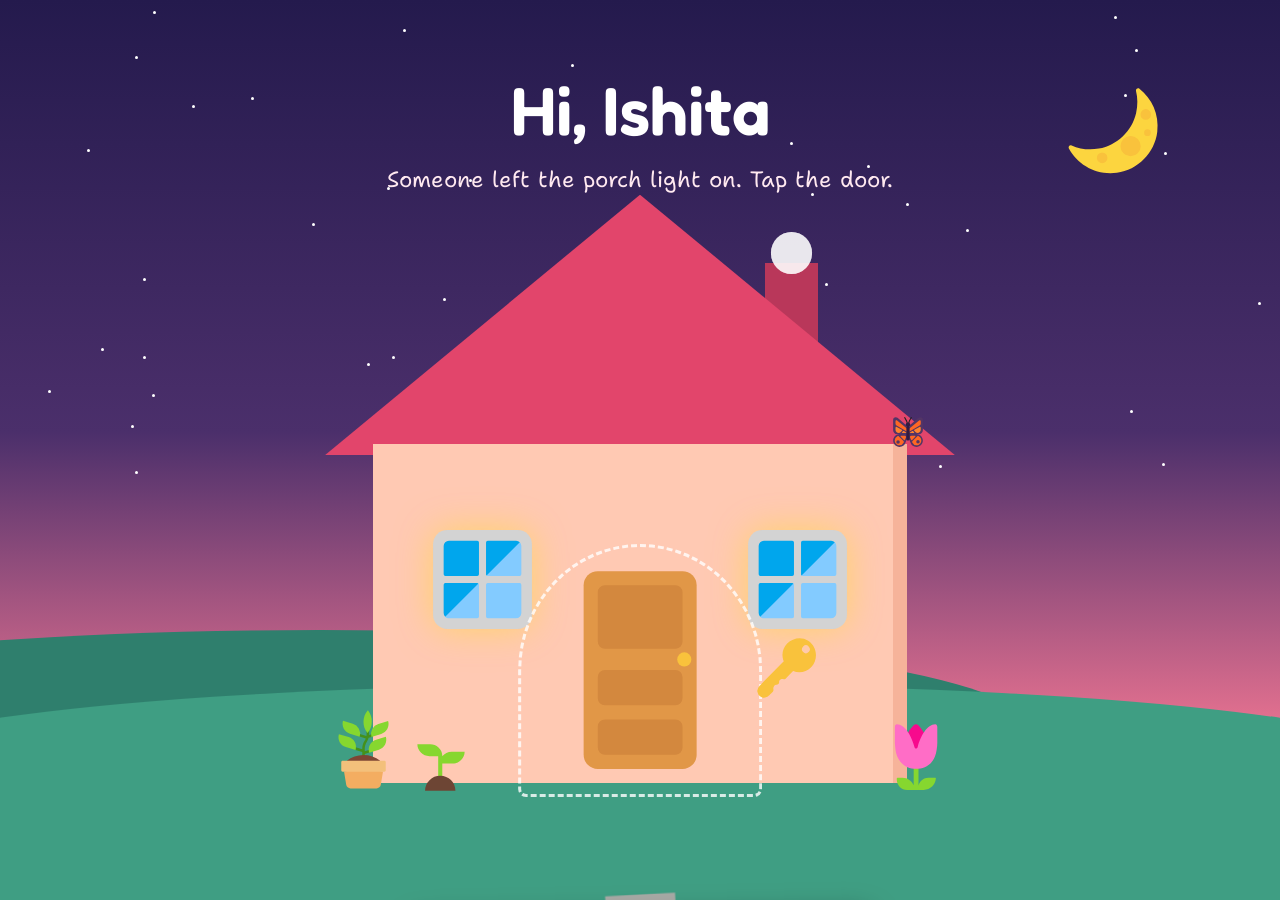
<file: loml-site/index.html>
<!doctype html>
<html lang="en">
<head>
<meta charset="utf-8">
<meta name="viewport" content="width=device-width, initial-scale=1, viewport-fit=cover">
<meta name="theme-color" content="#2a2150">
<meta name="robots" content="noindex, nofollow">
<title>For Ishita</title>
<link rel="preconnect" href="https://fonts.googleapis.com">
<link rel="preconnect" href="https://fonts.gstatic.com" crossorigin>
<link href="https://fonts.googleapis.com/css2?family=Fredoka:wght@400;500;600&family=Shantell+Sans:wght@400;500;600&display=swap" rel="stylesheet">
<style>
:root{--ink:#2d2340;--night:#2a2150;--plum:#4b2f6b;--lamp:#ffd36a;--blush:#ffb3c1;--berry:#e2456b;--ui:"Fredoka",system-ui,sans-serif;--hand:"Shantell Sans","Comic Sans MS",cursive}
*{box-sizing:border-box;-webkit-tap-highlight-color:transparent}
html,body{height:100%;margin:0;overflow:hidden;background:var(--night);color:var(--ink);font:500 17px/1.4 var(--ui)}
button{font:inherit;color:inherit;border:0;background:none;padding:0;cursor:pointer}
img{display:block;max-width:100%;-webkit-user-drag:none;user-select:none}
:focus-visible{outline:3px solid var(--lamp);outline-offset:3px;border-radius:10px}
.screen{position:fixed;inset:0;opacity:0;pointer-events:none;visibility:hidden;transition:opacity .5s,transform .55s,visibility 0s .55s;overflow:hidden}
.screen.on{opacity:1;pointer-events:auto;visibility:visible;transition:opacity .5s,transform .55s}
.room{transform:scale(.35)}.room.on{transform:none}
.sky{background:linear-gradient(#241a4d,#4b2f6b 48%,#e2708f 80%,#ffb184)}
.star{position:absolute;width:3px;height:3px;border-radius:50%;background:#fff;animation:tw 3s infinite ease-in-out}
@keyframes tw{50%{opacity:.2;transform:scale(.6)}}
@keyframes bob{50%{transform:translateY(-6px)}}
@keyframes drift{to{transform:translateX(120vw)}}
@keyframes rise{to{transform:translateY(-90px) scale(1.3);opacity:0}}
@keyframes sway{50%{transform:rotate(4deg)}}
@keyframes pulse{50%{transform:scale(1.08)}}
@keyframes hop{50%{transform:translateY(-14px)}}
/* exterior */
.cloud{position:absolute;width:90px;opacity:.85;left:-120px;animation:drift 70s linear infinite}
.moon{position:absolute;right:9%;top:8%;width:clamp(60px,12vmin,110px);animation:bob 6s infinite ease-in-out}
.hill{position:absolute;left:-10%;right:-10%;bottom:0;height:24%;background:#3f9e83;border-radius:50% 50% 0 0/35% 35% 0 0}
.hill.b{height:30%;background:#2f7f6d;left:-30%;right:20%}
.greet{position:absolute;left:0;right:0;top:7%;text-align:center;color:#fff;padding:0 20px;z-index:3}
.greet h1{margin:0;font-weight:600;font-size:clamp(2.2rem,8vmin,4rem)}
.greet p{margin:.3em 0 0;font:400 clamp(1rem,2.6vmin,1.3rem)/1.3 var(--hand);color:#ffe9f0}
.house{position:absolute;left:50%;bottom:13%;width:min(96vw,66vh,600px);aspect-ratio:1.05;transform:translateX(-50%)}
.h-body{position:absolute;left:5%;right:5%;bottom:0;height:60%;background:#ffc9b3;box-shadow:inset -14px 0 #f6b39a}
.h-roof{position:absolute;left:-3%;right:-3%;bottom:58%;height:46%;background:#e2456b;clip-path:polygon(50% 0,100% 100%,0 100%)}
.h-chim{position:absolute;right:20%;bottom:70%;width:9%;height:22%;background:#b9375a}
.smoke{position:absolute;right:21%;bottom:90%;width:7%;aspect-ratio:1;border-radius:50%;background:#ffffffaa;animation:rise 4s infinite}
.h-win{position:absolute;width:19%;bottom:26%;filter:drop-shadow(0 0 18px #ffd36a)}
.h-win:before{content:"";position:absolute;inset:8%;background:#ffd36a;z-index:-1;animation:pulse 3s infinite}
.h-door{min-width:60px;min-height:90px;position:absolute;left:50%;bottom:0;width:38%;transform:translateX(-50%);z-index:2;perspective:600px}
.h-door img:not(.keys){width:100%}.h-door img{transform-origin:left center;transition:transform .9s ease-in}
.h-door.open img{transform:rotateY(-75deg)}
.h-door:before{content:"";position:absolute;left:50%;top:50%;width:10px;height:10px;border-radius:50%;background:#fff6c4;transform:translate(-50%,-50%);transition:transform 1.1s ease-in;z-index:-1}
.h-door.open:before{transform:translate(-50%,-50%) scale(260)}
.ring{position:absolute;inset:-6% -4%;border:3px dashed #fff;border-radius:50% 50% 8px 8px;opacity:.8;animation:pulse 1.6s infinite}
.keys{position:absolute;right:-30%;top:34%;width:30%;transform-origin:top center;animation:sway 2.4s infinite}
.plant{position:absolute;bottom:-2%}
.fly{position:absolute;width:34px;animation:bob 2.2s infinite}
/* hub */
.bar{position:absolute;top:0;left:0;right:0;display:flex;align-items:center;justify-content:space-between;gap:10px;padding:max(10px,env(safe-area-inset-top)) 14px 8px;z-index:6;color:#fff}
.bar h2{margin:0;font-weight:600;font-size:1.15rem;text-align:center;flex:1}
.pill{display:inline-flex;align-items:center;gap:8px;background:#ffffff26;border-radius:99px;padding:8px 14px;color:#fff;backdrop-filter:blur(6px);min-height:40px}
.pill:hover{background:#ffffff40}
.pill img{width:22px}.bar.lt{color:var(--ink)}.bar.lt .pill{color:var(--ink);background:#0000001a}
.meter{display:flex;gap:3px}
.meter i{width:9px;height:9px;border-radius:50%;background:#ffffff40}.meter i.f{background:var(--blush)}
.cut{position:absolute;left:50%;top:60px;bottom:82px;width:min(94vw,860px);transform:translateX(-50%);display:flex;flex-direction:column}
.roof{height:clamp(64px,13vh,110px);margin:0 -2%;background:#e2456b;clip-path:polygon(50% 0,100% 100%,0 100%);position:relative;flex:none}
.attic{position:absolute;left:50%;bottom:6%;transform:translateX(-50%);width:clamp(54px,9vh,76px);height:clamp(40px,7vh,58px);background:#ffd36a;border:4px solid #b9375a;border-radius:10px 10px 0 0;display:grid;place-items:center}
.attic img{width:70%}
.attic.ready{animation:pulse 1.4s infinite;box-shadow:0 0 28px #ffd36a}
.floors{flex:1;min-height:0;display:grid;grid-template-columns:repeat(2,1fr);grid-template-rows:repeat(3,1fr);gap:5px;padding:5px;background:#5b3b6e;border-radius:0 0 14px 14px}
@media(min-aspect-ratio:1/1){.floors{grid-template-columns:repeat(3,1fr);grid-template-rows:repeat(2,1fr)}}
.cell{position:relative;border-radius:10px;overflow:hidden;text-align:center;filter:saturate(.55) brightness(.78);transition:filter .5s,transform .2s;display:flex;flex-direction:column;justify-content:flex-end;align-items:center;padding:6px}
.cell.seen{filter:none}.cell:hover{transform:translateY(-3px)}
.cell .pv{position:absolute;inset:10% 0 36%;display:flex;justify-content:center;align-items:flex-end;gap:6px}
.cell .pv img{height:100%;max-height:78px;width:auto;animation:bob 4s infinite ease-in-out}.cell .pv img:nth-child(2){animation-delay:-2s}
.cell b{position:relative;font-weight:600;font-size:.95rem}
.cell .meter{position:relative;margin-top:3px}.cell .meter i{background:#0000002e}.cell .meter i.f{background:var(--berry)}
.sprite{position:absolute;width:46px;z-index:5;pointer-events:none;transition:left .7s ease-in-out,top .7s ease-in-out;transform:translate(-50%,-100%)}
.sprite img{animation:hop .7s 2}
.jar{position:fixed;right:14px;bottom:max(14px,env(safe-area-inset-bottom));z-index:8;width:62px;height:62px;border-radius:50%;background:#fff;box-shadow:0 6px 18px #0004;display:grid;place-items:center}
.jar img{width:40px}.jar:hover{animation:pulse .6s}
/* rooms */
.area{position:absolute;inset:0;top:0}
.stage{position:absolute;top:56px;bottom:0;left:50%;width:min(100%,1100px);transform:translateX(-50%);container-type:size}
@media(max-aspect-ratio:1/1){.o{--u:1.6cqmin}}
.o{position:absolute;left:var(--x);top:var(--y);width:calc(var(--s)*var(--u,1cqmin));transform:translate(-50%,-100%);transition:transform .2s}
button.o:hover{transform:translate(-50%,-100%) scale(1.07) rotate(-2deg)}
button.o:active{transform:translate(-50%,-100%) scale(.94)}
.o>img{width:100%;filter:drop-shadow(0 6px 5px #0003)}
.o.d{pointer-events:none;animation:bob 5s infinite ease-in-out}
.sp{position:absolute;right:-6%;top:-6%;width:calc(5*var(--u,1cqmin));animation:tw 1.4s infinite}
.shelf{position:absolute;height:10px;background:#a9714f;border-radius:4px;box-shadow:0 5px #7d4f37;transform:translate(-50%,0)}
.photo{background:#fff;padding:5% 5% 12%;box-shadow:0 6px 12px #0004;transform:translate(-50%,-100%) rotate(var(--r,-3deg))}
.photo img{width:100%;aspect-ratio:1;object-fit:cover;filter:none}
.cork{background:#c89a68;border:6px solid #8d6240;border-radius:6px}
.note{position:fixed;left:50%;bottom:max(18px,env(safe-area-inset-bottom));transform:translate(-50%,160%);width:min(88vw,460px);z-index:9;background:#fff8d8;border-radius:6px 6px 16px 6px;padding:18px 22px 16px;box-shadow:0 12px 30px #0006;font:500 clamp(1.15rem,3.6vw,1.5rem)/1.35 var(--hand);color:var(--ink);transition:transform .45s cubic-bezier(.3,1.5,.5,1);rotate:-1deg}
.note.on{transform:translate(-50%,0)}
.note small{display:block;margin-top:8px;font:400 .8rem var(--ui);opacity:.55}
.note:before{content:"";position:absolute;top:-12px;left:50%;width:70px;height:22px;background:#ffb3c188;transform:translateX(-50%) rotate(-2deg)}
.heart{position:fixed;width:26px;z-index:10;pointer-events:none;animation:rise 1.3s forwards}
.dark{position:absolute;inset:56px 0 0;background:#0a0620;opacity:0;pointer-events:none;transition:opacity .6s}
.dark.on{opacity:.72}
.modal{position:fixed;inset:0;z-index:20;background:#140f2ccc;display:none;place-items:center;padding:20px}
.modal.on{display:grid}
.polaroid{background:#fff;padding:14px 14px 46px;border-radius:4px;box-shadow:0 20px 50px #0008;transform:rotate(-2deg);max-width:min(92vw,560px)}
.polaroid img{max-height:70dvh;width:auto;margin:auto}
.x{position:absolute;top:max(14px,env(safe-area-inset-top));right:14px}
/* letter */
.paper{position:absolute;left:50%;top:70px;bottom:20px;width:min(92vw,620px);transform:translateX(-50%);overflow:auto;background:repeating-linear-gradient(#fff8d8 0 33px,#ecd9a8 34px);border-radius:8px;padding:22px clamp(18px,5vw,40px);font:500 clamp(1.1rem,3.4vw,1.4rem)/34px var(--hand);box-shadow:0 20px 50px #0006}
.paper p{margin:0 0 34px}.paper .sig{color:var(--berry);font-weight:600}
@media(prefers-reduced-motion:reduce){*,*:before{animation:none!important;transition-duration:.01s!important}}
</style>
</head>
<body>

<section class="screen sky on" id="ext" aria-label="Outside the house"></section>
<section class="screen sky" id="hub" aria-label="Inside the house"></section>
<section class="screen" id="roomS"></section>
<section class="screen sky" id="letter" aria-label="The letter"></section>
<button class="jar" id="jar" type="button" aria-label="Pull a note from the jar"><img id="jarimg" alt=""></button>
<div class="note" id="note" role="status" aria-live="polite"></div>
<div class="modal" id="modal"><button class="pill x" id="mx" type="button">Close</button><div class="polaroid"><img id="mimg" alt=""></div></div>

<script>
(function(){
"use strict";
var IC={"bed":"[data-uri]","blossom":"[data-uri]","books":"[data-uri]","brain":"[data-uri]","briefcase":"[data-uri]","butterfly":"[data-uri]","chair":"[data-uri]","cloud":"[data-uri]","comet":"[data-uri]","cookie":"[data-uri]","couch-and-lamp":"[data-uri]","crescent-moon":"[data-uri]","cupcake":"[data-uri]","door":"[data-uri]","framed-picture":"[data-uri]","handbag":"[data-uri]","heart-with-ribbon":"[data-uri]","honey-pot":"[data-uri]","hot-beverage":"[data-uri]","key":"[data-uri]","laptop":"[data-uri]","light-bulb":"[data-uri]","locked":"[data-uri]","love-letter":"[data-uri]","microbe":"[data-uri]","microphone":"[data-uri]","microscope":"[data-uri]","mobile-phone":"[data-uri]","musical-notes":"[data-uri]","old-key":"[data-uri]","people-hugging":"[data-uri]","petri-dish":"[data-uri]","pink-heart":"[data-uri]","potted-plant":"[data-uri]","pushpin":"[data-uri]","red-heart":"[data-uri]","running-shoe":"[data-uri]","seedling":"[data-uri]","sparkles":"[data-uri]","star":"[data-uri]","teapot":"[data-uri]","teddy-bear":"[data-uri]","television":"[data-uri]","tulip":"[data-uri]","window":"[data-uri]"};var I=function(n){return IC[n]||""};
var $=function(s,e){return(e||document).querySelector(s)};
var el=function(t,c,h){var e=document.createElement(t);if(c)e.className=c;if(h)e.innerHTML=h;return e};
var show=function(id){document.querySelectorAll(".screen").forEach(function(s){s.classList.toggle("on",s.id===id)});$("#jar").style.display=(id==="ext"||id==="letter")?"none":""};

/* ---- content ---- */
var P="the photo";
var ROOMS=[
{id:"entry",name:"The entryway",wall:"#ffd7c0",floor:"#d99a78",pv:["door","handbag"],objs:[
 ["phone","mobile-phone",22,50,12,["I messaged you on Instagram out of nowhere.","A few weeks later we were at a karaoke bar."],"shelf"],
 ["key","old-key",78,40,10,["The morning after was supposed to be a mistake. I had decided that in advance.","Somewhere in there, I already knew I was in trouble."]],
 ["shoe","running-shoe",30,90,17,["You were having the time of your life. Then very much not.","Then I was the guy working out how to get you back to your PG."]],
 ["bag","handbag",64,92,17,["Not exactly a romantic first date.","Best worst first date I could have asked for."]],
 ["p2","photo",50,48,24,2]],
 deco:[["potted-plant",90,92,15]]},
{id:"living",name:"The living room",wall:"#c6ecd9",floor:"#d9b996",pv:["couch-and-lamp","television"],objs:[
 ["sofa","couch-and-lamp",46,90,40,["I’m going to keep sending you reels. You’re going to keep ignoring them. Fine.","I want to come home to you ignoring me for reels.","I’ll buy the apartment. You pick the sofa."]],
 ["tv","television",18,64,18,["Your hyperfixations are the best documentaries I never have to search for.","I could listen to you explain anything for hours."]],
 ["rp","mobile-phone",82,92,10,["Three days of unwatched reels. I’ll send three more.","This one is important. Please watch it. (It is not important.)"]],
 ["p4","photo",72,46,20,4]],
 deco:[["potted-plant",10,92,16]]},
{id:"study",name:"The study",wall:"#dccff8",floor:"#b9a0cf",pv:["microscope","books"],objs:[
 ["books","books",20,90,20,["I read the spines. You explain the rest.","Your general knowledge still surprises me."]],
 ["scope","microscope",44,90,18,["Candida albicans never stood a chance against you."]],
 ["dish","petri-dish",58,90,11,["ICMR was lucky to have you."]],
 ["case","briefcase",80,92,16,["The MBA is yours. Show up and take it.","Whatever the exam, the interview, or the day: I’m in your corner."]],
 ["brain","brain",84,44,12,["Your brain is the best thing in this room."]],
 ["p3","photo",34,50,22,3]],
 deco:[["microbe",70,72,7]]},
{id:"bed",name:"The bedroom",wall:"#3a3370",floor:"#2a2150",dark:1,pv:["bed","teddy-bear"],objs:[
 ["bed","bed",44,90,44,["It’s late and I’m pretending to be asleep while I write this.","I’d pretend to be asleep all night for one good sentence to you."]],
 ["lamp","light-bulb",82,66,10,["Lights off. Still thinking of you."],"lamp"],
 ["bear","teddy-bear",86,92,16,["You make me feel fun, nice, and fuzzy.","I’m so glad you’re weirder than I am."]],
 ["ph","mobile-phone",16,90,10,["I’ve never been this open or this affectionate with anyone. I’m learning, and I’m not stopping."]],
 ["p6","photo",64,40,20,6]],
 deco:[["crescent-moon",14,40,14],["star",26,22,5],["star",38,34,4],["sparkles",56,18,7]]},
{id:"kitchen",name:"The kitchen",wall:"#ffeaa6",floor:"#e3c9a0",pv:["teapot","cupcake"],objs:[
 ["pot","teapot",24,52,13,["Our arguments are practice at being better to each other.","After every argument, I still want to be on your side."],"shelf"],
 ["mugs","hot-beverage",48,52,11,["Two mugs. One for each side of the argument. Same table."],"shelf"],
 ["jar","honey-pot",72,52,12,["Jar of made-up hearts. Tap to fill it."],"jar"],
 ["cookie","cookie",42,92,14,["I’ll love you the way you want to be loved, or I’ll die trying.","I’m learning to say it out loud, because you deserve to hear it."]],
 ["p5","photo",84,40,18,5]],
 deco:[["cupcake",12,92,10],["tulip",92,92,10]]},
{id:"balcony",name:"The balcony",wall:"linear-gradient(#1c1646,#46247a)",floor:"#4a2f4f",dark:1,pv:["microphone","crescent-moon"],objs:[
 ["mic","microphone",24,90,16,["The best thing that came out of a karaoke night.","I’d do that night again."]],
 ["moon","crescent-moon",78,36,16,["I texted you out of nowhere. It’s the best decision I’ve made.","A year and a half in, you’re still the first person I want to tell."]],
 ["chairs","chair",58,92,16,["Two chairs, pushed together."]],
 ["p1","photo",44,46,22,1],
 ["comet","comet",0,22,9,["Wish: more of this. All of it."],"comet"]],
 deco:[["musical-notes",36,60,9],["star",14,24,4],["star",60,16,5]]}
];
var TOTAL=0;ROOMS.forEach(function(r){TOTAL+=r.objs.length});
var NEED=Math.ceil(TOTAL*.7);
var POOL=["You make my weird feel normal.","You understand me at a level I didn’t know was possible.","I’ve never been this open with anyone else.","I can’t picture my life with anyone else.","I changed because I wanted to, and because of you.","You’re allowed to rest. I’ll cover for a while.","You’re smarter than your doubts.","I’m proud of how hard you work.","Our apartment will be a mess and I will love it.","We’re getting married. I’ve decided.","You were never a mistake. You’re the plan.","You make ordinary days the point.","I’m more myself around you than anywhere else.","The way you talk is the cutest part of my day.","You’re the first person I want to tell, every time.","I’m so glad I found someone as weird as me.","I’d text you out of nowhere again.","Whatever happens, I’m on your side.","I love you soooo so much, babe.","You’re easy to love.","I want you for life.","I’m going to keep trying. I mean it.","Every argument, I still pick us.","You’re my favourite person to be quiet with."];
var LETTER=["Ishita,","It’s late and I’m pretending to be asleep while I write this.","I texted you on Instagram out of nowhere. A few weeks later we were at a karaoke bar, and I was the guy working out how to get you home. Not the first date I would have picked.","I had decided the morning after would be a mistake. Somewhere along the way, a lot sooner than I expected, I completely fell for you.","I’ve never been this open or this affectionate with anyone. It doesn’t come naturally to me, and I’m learning it anyway, because I never want you to feel unloved because of my strange ways of showing it.","I’m so glad I found someone who shares my weirdness, and is probably weirder.","I want the ordinary future with you. An apartment. Coming home to you scrolling reels and ignoring the ones I sent three days ago.","I’ll love you the way you want to be loved, or I’ll die trying. I hope we never tire of our arguments, and only ever see them as the way we get better at each other.","I want you for life. We’re getting married.","I love you so much, babe.","Divij"];

/* ---- state ---- */
var found={},seen={},hearts=0,q=location.search;
try{found=JSON.parse(localStorage.getItem("f")||"{}");seen=JSON.parse(localStorage.getItem("s")||"{}")}catch(e){}
if(/reset/.test(q)){found={};seen={}}
if(/preview/.test(q)){ROOMS.forEach(function(r){seen[r.id]=1;r.objs.forEach(function(o){found[o[0]]=1})})}
function save(){try{localStorage.setItem("f",JSON.stringify(found));localStorage.setItem("s",JSON.stringify(seen))}catch(e){}}
var count=function(r){return r?r.objs.filter(function(o){return found[o[0]]}).length:Object.keys(found).length};
var tapped={},sprite,cells={},curRoom=null;

/* ---- helpers ---- */
function stars(c,n){for(var i=0;i<n;i++){var s=el("i","star");s.style.cssText="left:"+Math.random()*100+"%;top:"+Math.random()*55+"%;animation-delay:-"+Math.random()*3+"s";c.appendChild(s)}}
function burst(x,y){for(var i=0;i<6;i++){var h=el("img","heart");h.src=I(i%3?"red-heart":"sparkles");h.alt="";h.style.left=x+(Math.random()*60-30)+"px";h.style.top=y+(Math.random()*30-15)+"px";h.style.animationDelay=i*70+"ms";document.body.appendChild(h);setTimeout(function(n){n.remove()},1700,h)}}
var nt;function note(t,hint){var n=$("#note");n.innerHTML=t+(hint?"<small>"+hint+"</small>":"");n.classList.add("on");clearTimeout(nt);nt=setTimeout(function(){n.classList.remove("on")},9000)}
document.addEventListener("click",function(e){if(!e.target.closest(".o,.note,.jar,.cell"))$("#note").classList.remove("on")});
function meter(n,f){var m=el("div","meter");for(var i=0;i<n;i++)m.appendChild(el("i",i<f?"f":""));return m}
function photo(n){$("#mimg").src="photos/photo-"+n+".jpg";$("#mimg").alt="Photo "+n;$("#modal").classList.add("on")}
$("#mx").onclick=$("#modal").onclick=function(e){if(e.target.id==="modal"||e.target.id==="mx")$("#modal").classList.remove("on")};
document.addEventListener("keydown",function(e){if(e.key==="Escape")$("#modal").classList.remove("on")});

/* ---- exterior ---- */
(function(){var s=$("#ext");stars(s,45);
 s.innerHTML+='<img class="moon" src="'+I("crescent-moon")+'" alt=""><img class="cloud" style="top:16%" src="'+I("cloud")+'" alt=""><img class="cloud" style="top:30%;animation-delay:-35s;width:70px" src="'+I("cloud")+'" alt="">'+
 '<div class="hill b"></div><div class="hill"></div>'+
 '<div class="greet"><h1>Hi, Ishita</h1><p>Someone left the porch light on. Tap the door.</p></div>'+
 '<div class="house"><div class="h-chim"></div><div class="smoke"></div><div class="smoke" style="animation-delay:-2s"></div><div class="h-roof"></div><div class="h-body"></div>'+
 '<img class="h-win" style="left:14%" src="'+I("window")+'" alt=""><img class="h-win" style="right:14%" src="'+I("window")+'" alt="">'+
 '<button class="h-door" id="door" type="button" aria-label="Open the front door"><div class="ring"></div><img src="'+I("door")+'" alt=""><img class="keys" style="position:absolute" src="'+I("key")+'" alt=""></button>'+
 '<img class="plant" style="left:-4%;width:15%" src="'+I("potted-plant")+'" alt=""><img class="plant" style="right:-3%;width:13%" src="'+I("tulip")+'" alt=""><img class="plant" style="left:12%;width:9%" src="'+I("seedling")+'" alt="">'+
 '<img class="fly" style="right:2%;top:35%" src="'+I("butterfly")+'" alt=""></div>';
 $("#door").onclick=function(){this.classList.add("open");$(".ring").remove();setTimeout(function(){show("hub");place(cells.entry,true)},1000)}})();

/* ---- hub ---- */
function buildHub(){var h=$("#hub");h.innerHTML="";stars(h,40);
 var bar=el("div","bar");var pg=el("div","pill","<img src='"+I("sparkles")+"' alt=''><span id='cnt'></span>");bar.appendChild(pg);bar.appendChild(el("h2","","Our place"));bar.appendChild(el("span","pill","&nbsp;&nbsp;"));h.appendChild(bar);
 var cut=el("div","cut");var roof=el("div","roof");var at=el("button","attic",'<img src="'+I("locked")+'" alt="">');at.id="attic";roof.appendChild(at);cut.appendChild(roof);
 var fl=el("div","floors");
 ROOMS.forEach(function(r){var c=el("button","cell"+(seen[r.id]?" seen":""));c.style.background=r.wall;c.setAttribute("aria-label",r.name);
  c.innerHTML='<div class="pv">'+r.pv.map(function(p){return'<img src="'+I(p)+'" alt="">'}).join("")+"</div><b style='color:"+(r.dark?"#fff":"inherit")+"'>"+r.name+"</b>";
  c.appendChild(meter(r.objs.length,count(r)));c.onclick=function(){enter(r,c)};cells[r.id]=c;fl.appendChild(c)});
 cut.appendChild(fl);sprite=el("div","sprite",'<img src="'+I("people-hugging")+'" alt="">');cut.appendChild(sprite);h.appendChild(cut);
 at.onclick=function(){if(count()>=NEED||/preview/.test(q))openLetter();else note("The attic is locked. Find "+(NEED-count())+" more little things around the house.")};
 refreshHub()}
function refreshHub(){var n=count(),a=$("#attic");$("#cnt").textContent=n+" / "+TOTAL+" found";var ok=n>=NEED||/preview/.test(q);a.classList.toggle("ready",ok);a.firstChild.src=I(ok?"love-letter":"locked");a.setAttribute("aria-label",ok?"Open the attic letter":"Attic, locked");
 ROOMS.forEach(function(r){var c=cells[r.id];c.classList.toggle("seen",!!seen[r.id]);c.querySelector(".meter").replaceWith(meter(r.objs.length,count(r)))})}
function place(c,instant){if(!c||!sprite)return;var cut=c.parentNode.parentNode;var x=c.offsetLeft+c.offsetWidth/2,y=c.offsetTop+c.offsetHeight+$(".roof",cut).offsetHeight-8;
 if(instant){sprite.style.transition="none"}sprite.style.left=x+"px";sprite.style.top=y+"px";if(instant)setTimeout(function(){sprite.style.transition=""},50)}

/* ---- rooms ---- */
function enter(r,c){var near=sprite.style.left===(c.offsetLeft+c.offsetWidth/2)+"px";place(c);setTimeout(function(){curRoom=r;seen[r.id]=1;save();buildRoom(r);var b=c.getBoundingClientRect();$("#roomS").style.transformOrigin=(b.left+b.width/2)+"px "+(b.top+b.height/2)+"px";show("roomS")},near?60:760)}
function buildRoom(r){var S=$("#roomS");S.innerHTML="";var port=innerWidth/innerHeight<1;var fy=port?(r.dark?54:57):(r.dark?62:66);
 var a=el("div","area");a.style.background=r.wall;
 var fl=el("div","");fl.style.cssText="position:absolute;left:0;right:0;bottom:0;top:calc(56px + (100% - 56px)*"+fy/100+");background:"+r.floor+";border-top:8px solid #0002";a.appendChild(fl);
 if(r.dark)stars(a,50);
 var bar=el("div","bar"+(r.dark?"":" lt"));var back=el("button","pill","&larr; House");back.onclick=function(){show("hub");refreshHub();place(cells[r.id],true)};
 bar.appendChild(back);var t=el("h2","",r.name);bar.appendChild(t);var pg=el("span","pill");pg.appendChild(meter(r.objs.length,count(r)));bar.appendChild(pg);
 var st=el("div","stage");
 function put(e,x,y,s){e.style.cssText+=";--x:"+x+"%;--y:"+y+"%;--s:"+s}
 r.deco.forEach(function(d){if(!d[3])return;var e=el("div","o d");e.innerHTML='<img src="'+I(d[0])+'" alt="">';put(e,d[1],d[2],d[3]);st.appendChild(e)});
 r.objs.forEach(function(o){var id=o[0],ic=o[1],sh=o[6];var b=el("button","o");b.type="button";b.setAttribute("aria-label",ic.replace(/-/g," "));
  if(sh==="shelf"){var s=el("div","shelf");s.style.cssText="left:"+o[2]+"%;top:"+o[3]+"%;width:"+(o[4]*1.8)+"cqmin";st.appendChild(s)}
  if(ic==="photo"){b.classList.add("photo");b.innerHTML='<img src="photos/photo-'+o[5]+'.jpg" alt="Photo '+o[5]+'">';b.style.setProperty("--r",(o[5]%2?-3:3)+"deg")}
  else b.innerHTML='<img src="'+I(ic)+'" alt="">';
  if(!found[id])b.insertAdjacentHTML("beforeend",'<img class="sp" src="'+I("sparkles")+'" alt="">');
  if(id==="comet"){b.style.display="none";setTimeout(function fly(){if(curRoom!==r||found.comet)return;b.style.display="";b.animate([{left:"100%",top:"10%"},{left:"-5%",top:"45%"}],{duration:7000}).onfinish=function(){b.style.display="none";setTimeout(fly,6000)}},3500)}
  put(b,o[2],o[3],o[4]);
  b.onclick=function(ev){var x=ev.clientX||innerWidth/2,y=ev.clientY||innerHeight/2;burst(x,y);
   if(ic==="photo"){photo(o[5]);mark(id,b);return}
   if(sh==="lamp")a.querySelector(".dark").classList.toggle("on");
   if(sh==="jar"){hearts=Math.min(hearts+1,9);var j=b.querySelector(".fill")||b.appendChild(el("div","fill"));j.style.cssText="position:absolute;left:25%;right:25%;bottom:12%;display:flex;flex-wrap:wrap;gap:1px;justify-content:center";j.innerHTML=Array(hearts+1).join('<img src="'+I("red-heart")+'" style="width:30%" alt="">');
    note(hearts>=6?"Full jar. We made up again.":"A heart for every time we made up.",hearts+" in the jar")}
   else{var lines=o[5];var n=tapped[id]=(tapped[id]||0)+1;note(lines[(n-1)%lines.length],lines.length>1?"tap again for more":"")}
   mark(id,b)};
  st.appendChild(b)});
 var dk=el("div","dark");a.appendChild(dk);a.appendChild(bar);a.appendChild(st);S.appendChild(a)}
function mark(id,b){if(found[id])return;found[id]=1;save();var s=b.querySelector(".sp");if(s)s.remove();var r=curRoom;$("#roomS .meter").replaceWith(meter(r.objs.length,count(r)));
 if(count()===NEED)setTimeout(function(){note("Something clicked upstairs. The attic is open.")},1400)}

/* ---- letter ---- */
function openLetter(){var l=$("#letter");l.innerHTML="";stars(l,40);var b=el("div","bar");var back=el("button","pill","&larr; House");back.onclick=function(){show("hub")};b.appendChild(back);l.appendChild(b);
 var p=el("div","paper");p.innerHTML=LETTER.map(function(t,i){return"<p"+(i>=LETTER.length-2?" class='sig'":"")+">"+t+"</p>"}).join("")+'<img src="'+I("heart-with-ribbon")+'" style="width:70px;margin:0 auto;animation:pulse 1.6s infinite" alt="">';
 l.appendChild(p);show("letter");p.scrollTop=0;setTimeout(function(){for(var i=0;i<8;i++)setTimeout(burst,i*220,innerWidth/2+(Math.random()*200-100),innerHeight*.6)},700)}

/* ---- note jar ---- */
var order=[],oi=0;$("#jar").onclick=function(e){if(oi>=order.length){order=POOL.map(function(_,i){return i}).sort(function(){return Math.random()-.5});oi=0}note(POOL[order[oi++]],"from the jar");burst(e.clientX||innerWidth-40,e.clientY||innerHeight-40)};

$("#jarimg").src=I("honey-pot");buildHub();show("ext");
})();
</script>
</body>
</html>
</file>
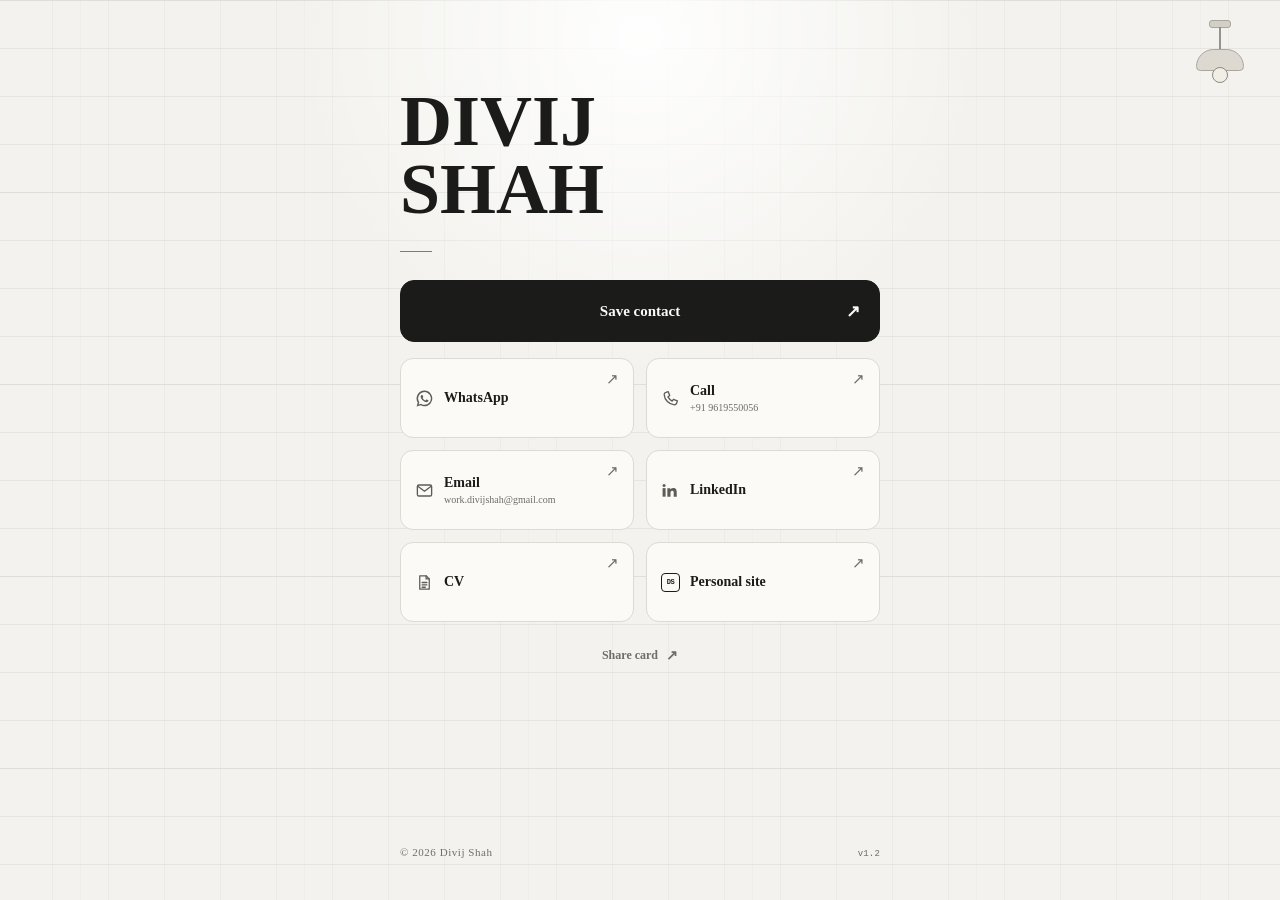
<file: qr-site/index.html>
<!DOCTYPE html>
<html lang="en">
<head>
  <meta charset="UTF-8">
  <meta name="viewport" content="width=device-width, initial-scale=1, viewport-fit=cover">
  <meta name="description" content="Divij Shah">
  <meta name="author" content="Divij Shah">
  <meta name="robots" content="noindex, nofollow">
  <meta name="theme-color" content="#f3f2ee">
  <meta name="color-scheme" content="light dark">
  <link id="favicon" rel="icon" href="assets/favicon-light.svg?v=1.2" data-light-src="assets/favicon-light.svg?v=1.2" data-dark-src="assets/favicon-dark.svg?v=1.2" type="image/svg+xml">
  <link rel="stylesheet" href="style.css">
  <title>Divij Shah</title>
</head>
<body>
  <button class="lamp-switch" type="button" aria-label="Switch to dark mode" aria-pressed="false">
    <span class="lamp" aria-hidden="true">
      <span class="lamp-mount"></span>
      <span class="lamp-wire"></span>
      <span class="lamp-shade"></span>
      <span class="lamp-bulb"></span>
    </span>
  </button>

  <main>
    <div class="content">
      <header class="hero">
        <h1><span>DIVIJ</span><span>SHAH</span></h1>
        <div class="hero-rule" aria-hidden="true"></div>
      </header>

      <a class="save-contact" href="divij-shah.vcf">
        <span>Save contact</span>
        <span aria-hidden="true">↗</span>
      </a>

      <nav class="contact-grid" aria-label="Contact links">
        <a class="contact-box" href="https://wa.me/919619550056?text=Hello%20Divij%2C%20I%20got%20your%20card.">
          <img class="contact-icon contact-icon-light" src="assets/icons/whatsapp.svg" alt="" aria-hidden="true"><img class="contact-icon contact-icon-dark" src="assets/icons/whatsapp-dark.svg" alt="" aria-hidden="true">
          <span class="box-content"><span class="box-label">WhatsApp</span></span>
          <span class="box-arrow" aria-hidden="true">↗</span>
        </a>

        <a class="contact-box copy-action" href="tel:+919619550056" data-copy="+91 9619550056" aria-label="Call +91 9619550056. Long press to copy.">
          <img class="contact-icon contact-icon-light" src="assets/icons/call.svg" alt="" aria-hidden="true"><img class="contact-icon contact-icon-dark" src="assets/icons/call-dark.svg" alt="" aria-hidden="true">
          <span class="box-content">
            <span class="box-label">Call</span>
            <span class="box-detail">+91 9619550056</span>
          </span>
          <span class="box-arrow" aria-hidden="true">↗</span>
        </a>

        <a class="contact-box copy-action" href="mailto:work.divijshah@gmail.com" data-copy="work.divijshah@gmail.com" aria-label="Email work.divijshah@gmail.com. Long press to copy.">
          <img class="contact-icon contact-icon-light" src="assets/icons/email.svg" alt="" aria-hidden="true"><img class="contact-icon contact-icon-dark" src="assets/icons/email-dark.svg" alt="" aria-hidden="true">
          <span class="box-content">
            <span class="box-label">Email</span>
            <span class="box-detail">work.divijshah@gmail.com</span>
          </span>
          <span class="box-arrow" aria-hidden="true">↗</span>
        </a>

        <a class="contact-box" href="https://www.linkedin.com/in/divijshahh/" target="_blank" rel="noopener noreferrer">
          <img class="contact-icon contact-icon-light" src="assets/icons/linkedin.svg" alt="" aria-hidden="true"><img class="contact-icon contact-icon-dark" src="assets/icons/linkedin-dark.svg" alt="" aria-hidden="true">
          <span class="box-content"><span class="box-label">LinkedIn</span></span>
          <span class="box-arrow" aria-hidden="true">↗</span>
        </a>

        <a class="contact-box" href="https://divijshah.in/cv" target="_blank" rel="noopener noreferrer">
          <img class="contact-icon contact-icon-light" src="assets/icons/cv.svg" alt="" aria-hidden="true"><img class="contact-icon contact-icon-dark" src="assets/icons/cv-dark.svg" alt="" aria-hidden="true">
          <span class="box-content"><span class="box-label">CV</span></span>
          <span class="box-arrow" aria-hidden="true">↗</span>
        </a>

        <a class="contact-box" href="https://divijshah.in" target="_blank" rel="noopener noreferrer">
          <span class="site-mark" aria-hidden="true">DS</span>
          <span class="box-content"><span class="box-label">Personal site</span></span>
          <span class="box-arrow" aria-hidden="true">↗</span>
        </a>
      </nav>

      <button class="share-card" type="button" data-share-card>
        <span>Share card</span>
        <span aria-hidden="true">↗</span>
      </button>
    </div>

    <footer>
      <span>© 2026 Divij Shah</span>
      <span class="version">v1.2</span>
    </footer>
  </main>

  <div class="toast" role="status" aria-live="polite"></div>

  <script src="assets/theme.js"></script>
  <script src="assets/interactions.js"></script>
</body>
</html>
</file>
<file: style.css>
* {
  box-sizing: border-box;
}

:root {
  font-family: Georgia, "Times New Roman", serif;
  color: #20201e;
  background: #f3f2ee;
}

html {
  min-height: 100%;
  scroll-behavior: smooth;
}

body {
  margin: 0;
  min-height: 100vh;
  background-color: #f3f2ee;
  background-image:
    radial-gradient(circle at 50% 4%, rgba(255, 255, 255, 0.95), transparent 32%),
    linear-gradient(rgba(66, 64, 58, 0.075) 1px, transparent 1px),
    linear-gradient(90deg, rgba(66, 64, 58, 0.035) 1px, transparent 1px),
    linear-gradient(rgba(66, 64, 58, 0.038) 1px, transparent 1px),
    linear-gradient(90deg, rgba(66, 64, 58, 0.018) 1px, transparent 1px);
  background-size: auto, 48px 48px, 56px 56px, 192px 192px, 224px 224px;
  background-position: center top;
}

main {
  width: min(900px, calc(100% - 48px));
  min-height: 100vh;
  margin: 0 auto;
  padding: 26px 0 21px;
  display: flex;
  flex-direction: column;
}

.hero {
  padding: 9.75vh 0 5vh;
  text-align: center;
}

h1 {
  margin: 0;
  color: #161614;
  font-size: clamp(54px, 9.75vw, 105px);
  line-height: 0.84;
  letter-spacing: 0;
  font-weight: 600;
}

.site-title-link {
  color: inherit;
  text-decoration: none;
}

.intro {
  max-width: 525px;
  margin: 26px auto 0;
  color: #494843;
  font-size: 19px;
  line-height: 1.45;
}

.site-content {
  padding-top: 2px;
}

.page-heading {
  margin: 14px 0 0;
  color: #161614;
  font-family: Georgia, "Times New Roman", serif;
  font-size: clamp(42px, 5vw, 61px);
  font-weight: 500;
  line-height: 0.95;
  letter-spacing: -0.045em;
}

.cv-viewer {
  width: min(760px, 100%);
  margin: 28px auto 0;
  padding: 20px;
  border: 1px solid #c6c3bb;
  border-radius: 12px;
  background: #d9d7d1;
  box-shadow: 0 5px 18px rgba(32, 32, 30, 0.05);
}

.cv-page-frame {
  width: 100%;
  margin: 0 auto 20px;
  background: #fff;
  box-shadow: 0 3px 12px rgba(32, 32, 30, 0.08);
}

.cv-page-frame:last-child {
  margin-bottom: 0;
}

.cv-page-canvas {
  display: block;
  width: 100%;
  height: auto;
}

.cv-loading {
  min-height: 180px;
  display: grid;
  place-items: center;
  color: #77746d;
  font-family: Arial, Helvetica, sans-serif;
  font-size: 10px;
  letter-spacing: 0.12em;
  text-transform: uppercase;
}

.cv-loading-error {
  color: #8b4d46;
  text-align: center;
  line-height: 1.6;
  padding: 24px;
}

.section {
  position: relative;
  padding-top: 1px;
}

.label {
  margin: 14px 0 0;
  color: #716f69;
  font-family: Arial, Helvetica, sans-serif;
  font-size: 9px;
  line-height: 1;
  letter-spacing: 0.16em;
  text-transform: uppercase;
}

.current {
  margin: 18px 0 0;
  padding-bottom: 23px;
  color: #272622;
  font-size: 19px;
  line-height: 1.4;
}

.social-links {
  display: grid;
  grid-template-columns: repeat(2, minmax(0, 1fr));
  gap: 14px;
  margin-top: 36px;
}

.social-card {
  position: relative;
  display: flex;
  align-items: center;
  min-height: 108px;
  padding: 20px 22px;
  gap: 18px;
  color: #272622;
  background: rgba(255, 255, 255, 0.42);
  backdrop-filter: blur(14px);
  -webkit-backdrop-filter: blur(14px);
  border: 1px solid #c6c3bb;
  border-radius: 13px;
  box-shadow:
    0 4px 12px rgba(32, 32, 30, 0.035),
    inset 0 1px 0 rgba(255, 255, 255, 0.55);
  font-family: Georgia, "Times New Roman", serif;
  font-size: 17px;
  line-height: 1.2;
  font-weight: 500;
  text-decoration: none;
  overflow: hidden;
  transition: transform 220ms cubic-bezier(0.22, 0.8, 0.3, 1), box-shadow 220ms ease, border-color 220ms ease, background 220ms ease;
}

.home-card::after,
.home-item::before {
  content: "";
  position: absolute;
  top: 12px;
  right: 12px;
  z-index: 5;
  width: 8px;
  height: 8px;
  border-radius: 50%;
  background: #5cdd8b;
  box-shadow: 0 0 0 2px rgba(92, 221, 139, 0.12), 0 0 8px rgba(92, 221, 139, 0.28);
  pointer-events: none;
}

.home-item::after {
  content: "";
  position: absolute;
  inset: 0;
  background: linear-gradient(120deg, rgba(255, 255, 255, 0.26), transparent 55%);
  pointer-events: none;
}

.social-card:hover {
  transform: translateY(-4px);
  background: rgba(255, 255, 255, 0.5);
  border-color: #aaa69d;
  box-shadow:
    0 12px 25px rgba(32, 32, 30, 0.08),
    inset 0 1px 0 rgba(255, 255, 255, 0.7);
}

.social-icon {
  position: relative;
  z-index: 1;
  display: block;
  width: 48px;
  height: 48px;
  flex: 0 0 48px;
  fill: currentColor;
}

.social-card span {
  position: relative;
  z-index: 1;
  flex: 1;
}

.social-card b {
  position: relative;
  z-index: 1;
  font-family: Georgia, "Times New Roman", serif;
  font-size: 24px;
  font-weight: 400;
  line-height: 1;
  transition: transform 220ms ease;
}

.social-card:hover b {
  transform: translate(4px, -4px);
}

.home-link {
  width: 100%;
  margin-top: 42px;
}

.home-card {
  position: relative;
  display: block;
  width: 100%;
  padding: 31px;
  color: #272622;
  background: rgba(255, 255, 255, 0.42);
  backdrop-filter: blur(14px);
  -webkit-backdrop-filter: blur(14px);
  border: 1px solid #c6c3bb;
  border-radius: 17px;
  font-family: Georgia, "Times New Roman", serif;
  text-decoration: none;
  overflow: hidden;
  box-shadow:
    0 4px 12px rgba(32, 32, 30, 0.035),
    inset 0 1px 0 rgba(255, 255, 255, 0.55);
  transition: transform 240ms cubic-bezier(0.22, 0.8, 0.3, 1), background 240ms ease, border-color 240ms ease, box-shadow 240ms ease;
}

.home-card::after {
  background: linear-gradient(120deg, rgba(255, 255, 255, 0.221), transparent 55%);
}

.home-card:hover {
  transform: translateY(-4px);
  background: rgba(255, 255, 255, 0.5);
  border-color: #aaa69d;
  box-shadow:
    0 12px 25px rgba(32, 32, 30, 0.08),
    inset 0 1px 0 rgba(255, 255, 255, 0.7);
}

.home-heading {
  position: relative;
  z-index: 4;
  padding: 2px 48px 0;
  text-align: center;
}

.home-kicker {
  display: block;
  color: #161614;
  font-family: Georgia, "Times New Roman", serif;
  font-size: clamp(42px, 5vw, 61px);
  font-weight: 500;
  line-height: 0.95;
  letter-spacing: -0.045em;
}

.home-title {
  display: block;
  margin-top: 9px;
  color: #65625c;
  font-family: Arial, Helvetica, sans-serif;
  font-size: 15px;
  line-height: 1.35;
  letter-spacing: 0.02em;
}

.home-items {
  position: relative;
  z-index: 3;
  display: grid;
  grid-template-columns: 1.1fr 1fr 1fr;
  grid-template-rows: 156px 118px;
  gap: 11px;
  width: 100%;
  margin-top: 27px;
}

.home-item {
  position: relative;
  display: flex;
  align-items: center;
  justify-content: center;
  min-width: 0;
  padding: 18px;
  color: #3f3d38;
  background: rgba(255, 255, 255, 0.42);
  backdrop-filter: blur(14px);
  -webkit-backdrop-filter: blur(14px);
  border: 1px solid #c6c3bb;
  border-radius: 12px;
  box-shadow:
    0 4px 12px rgba(32, 32, 30, 0.035),
    inset 0 1px 0 rgba(255, 255, 255, 0.55);
  overflow: hidden;
  text-decoration: none;
  transition: transform 200ms cubic-bezier(0.22, 0.8, 0.3, 1), background 200ms ease, border-color 200ms ease, box-shadow 200ms ease;
}

.home-item-nextcloud {
  grid-column: 1 / 2;
  grid-row: 1 / 3;
}

.home-item-media {
  grid-column: 2 / 3;
  grid-row: 1 / 2;
}

.home-item-photos {
  grid-column: 2 / 3;
  grid-row: 2 / 3;
}

.home-item-request {
  grid-column: 3 / 4;
  grid-row: 1 / 2;
}

.home-item-status {
  grid-column: 3 / 4;
  grid-row: 2 / 3;
}

.home-item:hover {
  transform: translateY(-3px);
  border-color: #aaa69d;
  background: rgba(255, 255, 255, 0.5);
  box-shadow:
    0 12px 25px rgba(32, 32, 30, 0.08),
    inset 0 1px 0 rgba(255, 255, 255, 0.7);
}

.service-icon {
  position: relative;
  z-index: 2;
  display: block;
  object-fit: contain;
  flex: 0 0 auto;
  filter: drop-shadow(0 2px 3px rgba(32, 32, 30, 0.08));
  transition: transform 220ms cubic-bezier(0.22, 0.8, 0.3, 1);
}

.service-icon-nextcloud {
  width: 180px;
  height: 92px;
}

.service-icon-jellyfin {
  width: 220px;
  height: 78px;
  transform: translateY(-9px);
}

.service-icon-immich {
  width: 66px;
  height: 54px;
  transform: translateY(-6px);
}

.service-icon-seerr {
  position: absolute;
  left: 50%;
  top: 44%;
  width: 86px;
  height: 86px;
  transform: translate(-50%, -50%);
}

.service-icon-kuma {
  width: 72px;
  height: 72px;
}

.home-item-status .service-icon-kuma {
  transform: translateY(-7px);
}

.home-item-status .service-label {
  bottom: 9px;
}

.service-label {
  position: absolute;
  z-index: 4;
  left: 50%;
  bottom: 13px;
  display: flex;
  flex-direction: column;
  align-items: center;
  gap: 3px;
  width: max-content;
  text-align: center;
  transform: translateX(-50%);
  font-family: Baskerville, Georgia, "Times New Roman", serif;
}

.service-label small {
  font-size: 13px;
  line-height: 1.1;
  font-weight: 600;
  letter-spacing: 0.01em;
}

.service-label-nextcloud small { color: #55524b; }
.service-label-jellyfin small { color: #00a4dc; }
.service-label-seerr small { color: #7b68ee; }
.service-label-status small { color: #5cdd8b; }

.service-label-immich {
  bottom: 11px;
}

.service-label-immich small { color: #7b68ee; }

.home-item:hover .service-icon {
  transform: scale(1.045);
}

.home-item:hover .service-icon-immich {
  transform: translateY(-6px) scale(1.045);
}

.home-item:hover .service-icon-kuma {
  transform: translateY(-7px) scale(1.045);
}

.home-item:hover .service-icon-seerr {
  transform: translate(-50%, -50%) scale(1.045);
}

.home-item-media:hover .service-icon-jellyfin {
  transform: translateY(-9px) scale(1.045);
}

footer {
  position: relative;
  margin-top: auto;
  padding-top: 30px;
  display: flex;
  align-items: flex-start;
  justify-content: space-between;
  gap: 18px;
  color: #76736c;
  font-family: Arial, Helvetica, sans-serif;
  font-size: 11px;
  letter-spacing: 0.08em;
}

.footer-meta {
  margin-left: auto;
  display: flex;
  flex-direction: column;
  align-items: flex-end;
  gap: 5px;
  text-align: right;
}

.version {
  color: #8a877f;
  font-family: "SFMono-Regular", Consolas, "Liberation Mono", monospace;
  font-size: 9px;
  letter-spacing: 0.04em;
  opacity: 0.85;
}

/* CV */
.cv-page .hero { padding-bottom: 3vh; }
.cv-page h1 { font-size: clamp(48px, 7vw, 76px); }
.cv-page .page-heading { text-align: center; }

.cv-actions {
  position: sticky;
  top: 12px;
  z-index: 10;
  display: flex;
  justify-content: center;
  width: min(760px, 100%);
  margin: 18px auto 12px;
}

.cv-action {
  display: inline-flex;
  align-items: center;
  justify-content: center;
  min-height: 42px;
  padding: 10px 15px;
  color: #4f4c46;
  border: 1px solid #c6c3bb;
  border-radius: 7px;
  background: rgba(243, 242, 238, 0.92);
  backdrop-filter: blur(10px);
  -webkit-backdrop-filter: blur(10px);
  box-shadow: 0 3px 10px rgba(32, 32, 30, 0.05);
  font-family: Arial, Helvetica, sans-serif;
  font-size: 10px;
  letter-spacing: 0.11em;
  text-transform: uppercase;
  text-decoration: none;
  transition: color 180ms ease, background 180ms ease, border-color 180ms ease, transform 180ms ease;
}

.cv-action:hover {
  color: #161614;
  background: rgba(255, 255, 255, 0.96);
  border-color: #aaa69d;
  transform: translateY(-1px);
}

.cv-page footer {
  width: min(720px, calc(100% - 40px));
  margin-left: auto;
  margin-right: auto;
}

/* Persistent site navigation dock. */
.bottom-dock {
  position: fixed;
  top: 50%;
  right: 18px;
  z-index: 90;
  display: flex;
  flex-direction: column;
  align-items: stretch;
  gap: 3px;
  transform: translateY(-50%);
  padding: 7.2px;
  border: 1px solid #c6c3bb;
  border-radius: 12px;
  background: rgba(243, 242, 238, 0.82);
  box-shadow: 0 8px 24px rgba(32, 32, 30, 0.1);
  backdrop-filter: blur(12px);
  -webkit-backdrop-filter: blur(12px);
}

.dock-item {
  width: 73px;
  min-height: 70px;
  display: flex;
  flex-direction: column;
  align-items: center;
  justify-content: center;
  gap: 5px;
  padding: 7px 6px;
  color: #4f4c46;
  border-radius: 8px;
  text-decoration: none;
  transition: color 160ms ease, background 160ms ease;
}

.dock-item:hover,
.dock-item[aria-current="page"] {
  color: #161614;
  background: rgba(255, 255, 255, 0.62);
}

.dock-icon {
  width: 26px;
  height: 26px;
  flex: 0 0 auto;
}

.dock-cv-icon {
  fill: none;
  stroke: currentColor;
  stroke-width: 1.45;
  stroke-linecap: round;
  stroke-linejoin: round;
}

.dock-home-icon {
  object-fit: contain;
  display: block;
}

.dock-label {
  font-family: Arial, Helvetica, sans-serif;
  font-size: 9.5px;
  line-height: 1;
  font-weight: 700;
  letter-spacing: 0.12em;
}

/* Ceiling lamp theme control. */
.lamp-switch {
  position: fixed;
  top: 18px;
  right: 28px;
  z-index: 100;
  width: 64px;
  height: 80px;
  padding: 0;
  border: 0;
  background: transparent;
  color: #77736c;
  cursor: pointer;
  appearance: none;
}

.lamp {
  position: absolute;
  inset: 0;
}

.lamp-mount {
  position: absolute;
  top: 0;
  left: 21px;
  width: 22px;
  height: 8px;
  border: 1px solid #aaa69e;
  border-radius: 3px;
  background: #d2cfc7;
  box-shadow: 0 1px 2px rgba(32, 32, 30, 0.08);
}

.lamp-wire {
  position: absolute;
  top: 7px;
  left: 31px;
  width: 2px;
  height: 26px;
  border-radius: 2px;
  background: currentColor;
  opacity: 0.75;
}

.lamp-shade {
  position: absolute;
  top: 30px;
  left: 8px;
  width: 48px;
  height: 22px;
  border: 1px solid #aaa69e;
  border-radius: 24px 24px 6px 6px;
  background: #ddd9d0;
  box-shadow: 0 3px 7px rgba(32, 32, 30, 0.12);
  transition: transform 170ms ease;
}

.lamp-bulb {
  position: absolute;
  top: 49px;
  left: 24px;
  width: 16px;
  height: 16px;
  border: 1px solid #8c887f;
  border-radius: 50%;
  background: #f1eee6;
  box-shadow: 0 1px 3px rgba(32, 32, 30, 0.1);
  transition: background 180ms ease, box-shadow 180ms ease, transform 170ms ease;
}

.lamp-switch:hover .lamp-shade { transform: translateY(1px); }
.lamp-switch:hover .lamp-bulb { box-shadow: 0 2px 7px rgba(32, 32, 30, 0.16); }
.lamp-switch.activating .lamp-shade { transform: translateY(3px); }
.lamp-switch.activating .lamp-bulb { transform: translateY(3px) scale(0.92); }

:root[data-theme="dark"] {
  color: #e7e5df;
  background: #151513;
}

:root[data-theme="dark"] body {
  color: #e7e5df;
  background-color: #151513;
  background-image:
    radial-gradient(circle at 50% 4%, rgba(53, 52, 48, 0.34), transparent 32%),
    linear-gradient(rgba(255, 255, 255, 0.035) 1px, transparent 1px),
    linear-gradient(90deg, rgba(255, 255, 255, 0.018) 1px, transparent 1px),
    linear-gradient(rgba(255, 255, 255, 0.018) 1px, transparent 1px),
    linear-gradient(90deg, rgba(255, 255, 255, 0.01) 1px, transparent 1px);
}

:root[data-theme="dark"] h1,
:root[data-theme="dark"] .home-kicker,
:root[data-theme="dark"] .page-heading {
  color: #f5f4ef;
}

:root[data-theme="dark"] .intro,
:root[data-theme="dark"] .current {
  color: #e7e5df;
}

:root[data-theme="dark"] .label,
:root[data-theme="dark"] .home-title,
:root[data-theme="dark"] footer {
  color: #aaa79f;
}

:root[data-theme="dark"] .social-card,
:root[data-theme="dark"] .home-card,
:root[data-theme="dark"] .home-item {
  color: #e7e5df;
  background: rgba(255, 255, 255, 0.045);
  border-color: #3b3a35;
  box-shadow:
    0 4px 12px rgba(0, 0, 0, 0.18),
    inset 0 1px 0 rgba(255, 255, 255, 0.04);
}

:root[data-theme="dark"] .social-card:hover,
:root[data-theme="dark"] .home-card:hover,
:root[data-theme="dark"] .home-item:hover {
  background: rgba(255, 255, 255, 0.075);
  border-color: #55534c;
  box-shadow:
    0 12px 25px rgba(0, 0, 0, 0.28),
    inset 0 1px 0 rgba(255, 255, 255, 0.06);
}

:root[data-theme="dark"] .social-card::after,
:root[data-theme="dark"] .home-card::after,
:root[data-theme="dark"] .home-item::after {
  background: linear-gradient(120deg, rgba(255, 255, 255, 0.045), transparent 55%);
}

:root[data-theme="dark"] .service-icon {
  filter: drop-shadow(0 2px 3px rgba(0, 0, 0, 0.22));
}

:root[data-theme="dark"] .service-label-nextcloud small,
:root[data-theme="dark"] .service-label-jellyfin small,
:root[data-theme="dark"] .service-label-seerr small,
:root[data-theme="dark"] .service-label-status small,
:root[data-theme="dark"] .service-label-immich small {
  color: #e7e5df;
}

:root[data-theme="dark"] .cv-viewer {
  background: #292824;
  border-color: #3b3a35;
  box-shadow: 0 5px 18px rgba(0, 0, 0, 0.25);
}

:root[data-theme="dark"] .cv-page-frame {
  background: #fff;
  box-shadow: 0 3px 12px rgba(0, 0, 0, 0.25);
}

:root[data-theme="dark"] .cv-loading,
:root[data-theme="dark"] .version {
  color: #aaa79f;
}

:root[data-theme="dark"] .cv-loading-error {
  color: #d28b82;
}

:root[data-theme="dark"] .cv-action {
  color: #e7e5df;
  background: rgba(21, 21, 19, 0.92);
  border-color: #3b3a35;
}

:root[data-theme="dark"] .cv-action:hover {
  background: rgba(42, 41, 37, 0.96);
  border-color: #55534c;
}

:root[data-theme="dark"] .bottom-dock {
  color: #e7e5df;
  background: rgba(21, 21, 19, 0.84);
  border-color: #3b3a35;
  box-shadow: 0 8px 24px rgba(0, 0, 0, 0.3);
}

:root[data-theme="dark"] .dock-item {
  color: #c4c1b9;
}

:root[data-theme="dark"] .dock-item:hover,
:root[data-theme="dark"] .dock-item[aria-current="page"] {
  color: #f5f4ef;
  background: rgba(255, 255, 255, 0.07);
}

:root[data-theme="dark"] .lamp-switch {
  color: #aaa79f;
}

:root[data-theme="dark"] .lamp-mount,
:root[data-theme="dark"] .lamp-shade {
  border-color: #625f58;
  background: #373631;
}

:root[data-theme="dark"] .lamp-bulb {
  border-color: #8e8a82;
  background: #ddd8cb;
  box-shadow: 0 0 13px rgba(255, 238, 190, 0.34);
}

@media (max-width: 760px) {
  main {
    width: calc(100% - 27px);
    padding-top: 18px;
  }

  body {
    overflow-x: hidden;
  }

  .hero {
    padding: 7vh 0 7vh;
  }

  h1 {
    font-size: clamp(44px, 14.25vw, 68px);
  }

  .intro {
    font-size: 18px;
    max-width: 280px;
    margin-top: 20px;
  }

  .current {
    font-size: 18px;
    padding-bottom: 20px;
    overflow-wrap: anywhere;
  }

  .social-links {
    grid-template-columns: 1fr;
    gap: 10px;
    margin-top: 32px;
  }

  .social-card {
    min-height: 92px;
    padding: 18px 19px;
    gap: 15px;
    font-size: 16px;
  }

  .social-icon {
    width: 39px;
    height: 39px;
    flex-basis: 39px;
  }

  .social-card b {
    font-size: 20px;
  }

  .home-link {
    margin-top: 36px;
  }

  .home-card {
    padding: 23px 13px 13px;
    border-radius: 14px;
  }

  .home-heading {
    padding-right: 36px;
    padding-left: 36px;
  }

  .home-kicker {
    font-size: clamp(36px, 11.25vw, 51px);
  }

  .home-title {
    margin-top: 9px;
    font-size: 13px;
  }

  .home-items {
    grid-template-columns: repeat(2, minmax(0, 1fr));
    grid-template-rows: 136px 118px 104px;
    gap: 9px;
    margin-top: 21px;
  }

  .home-item-nextcloud {
    grid-column: 1 / 3;
    grid-row: 1 / 2;
  }

  .home-item-media {
    grid-column: 1 / 2;
    grid-row: 2 / 3;
  }

  .home-item-request {
    grid-column: 2 / 3;
    grid-row: 2 / 3;
  }

  .home-item-photos {
    grid-column: 1 / 2;
    grid-row: 3 / 4;
  }

  .home-item-status {
    grid-column: 2 / 3;
    grid-row: 3 / 4;
  }

  .home-item {
    padding: 14px;
    border-radius: 10px;
  }

  .service-icon-nextcloud {
    width: 150px;
    height: 68px;
  }

  .service-icon-jellyfin {
    width: 120px;
    height: 54px;
    max-width: 100%;
    transform: translateY(-8px);
  }

  .service-icon-immich {
    width: 56px;
    height: 48px;
    transform: translateY(-5px);
  }

  .service-icon-seerr {
    width: 58px;
    height: 58px;
    top: 41%;
  }

  .service-label {
    bottom: 9px;
    gap: 2px;
  }

  .service-label small {
    font-size: 12px;
  }

  .home-item-media:hover .service-icon-jellyfin {
    transform: translateY(-8px) scale(1.045);
  }

  .home-item:hover .service-icon-immich {
    transform: translateY(-5px) scale(1.045);
  }

  .home-item:hover .service-icon-kuma {
    transform: translateY(-6px) scale(1.045);
  }

  .service-icon-kuma {
    width: 56px;
    height: 56px;
  }

  .home-item-status .service-icon-kuma {
    transform: translateY(-6px);
  }

  .home-item-status .service-label {
    bottom: 7px;
  }

  .home-item-status:hover .service-icon-kuma {
    transform: translateY(-6px) scale(1.045);
  }

  .cv-page .hero {
    padding-bottom: 3vh;
  }

  .cv-page h1 {
    font-size: clamp(42px, 12vw, 62px);
  }

  .cv-viewer {
    padding: 10px;
    border-radius: 10px;
  }

  .cv-page-frame {
    margin-bottom: 10px;
  }

  .cv-action {
    width: auto;
  }

  .cv-page footer {
    width: calc(100% - 20px);
  }

  .bottom-dock {
    right: max(8px, env(safe-area-inset-right));
    padding: 6.5px;
    border-radius: 12px;
  }

  .dock-item {
    width: 66px;
    min-height: 66px;
    padding: 5px 3px;
  }

  .dock-icon {
    width: 25px;
    height: 25px;
  }

  .dock-label {
    font-size: 8.8px;
  }

  .lamp-switch {
    top: 13px;
    right: max(21px, env(safe-area-inset-right));
    width: 58px;
    height: 72px;
  }

  .lamp-mount { left: 19px; }
  .lamp-wire { left: 28px; }
  .lamp-shade { left: 7px; width: 44px; }
  .lamp-bulb { left: 22px; }
}

@media (max-width: 380px) {
  main {
    width: calc(100% - 24px);
  }

  .hero {
    padding-top: 6vh;
  }

  h1 {
    font-size: clamp(41px, 13.8vw, 62px);
  }

  .intro,
  .current {
    font-size: 17px;
  }

  .home-heading {
    padding-left: 20px;
    padding-right: 20px;
  }

  .home-kicker {
    font-size: clamp(34px, 11vw, 47px);
  }

  .service-label small {
    font-size: 11px;
  }

  footer {
    letter-spacing: 0.05em;
  }
}

a:focus-visible,
button:focus-visible {
  outline: 2px solid currentColor;
  outline-offset: 3px;
}

a:focus:not(:focus-visible),
button:focus:not(:focus-visible) {
  outline: none;
}

@media (prefers-reduced-motion: reduce) {
  html {
    scroll-behavior: auto;
  }

  *,
  *::before,
  *::after {
    animation-duration: 0.01ms !important;
    animation-iteration-count: 1 !important;
    scroll-behavior: auto !important;
    transition-duration: 0.01ms !important;
  }
}

/* 404 page */
.error-page main {
  justify-content: center;
}

.error-content {
  text-align: center;
}

.error-code {
  margin: 0;
  color: #716f69;
  font-family: Arial, Helvetica, sans-serif;
  font-size: 10px;
  line-height: 1;
  letter-spacing: 0.18em;
}

.error-content h1 {
  margin-top: 18px;
  font-size: clamp(42px, 7vw, 72px);
}

.error-content p:not(.error-code) {
  margin: 22px auto 0;
  color: #494843;
  font-size: 18px;
}

.error-home {
  display: inline-flex;
  align-items: center;
  justify-content: center;
  margin-top: 26px;
  min-height: 42px;
  padding: 10px 15px;
  color: #4f4c46;
  border: 1px solid #c6c3bb;
  border-radius: 7px;
  background: rgba(255, 255, 255, 0.42);
  backdrop-filter: blur(10px);
  -webkit-backdrop-filter: blur(10px);
  font-family: Arial, Helvetica, sans-serif;
  font-size: 10px;
  letter-spacing: 0.11em;
  text-transform: uppercase;
  text-decoration: none;
  transition: color 180ms ease, background 180ms ease, border-color 180ms ease, transform 180ms ease;
}

.error-home:hover {
  color: #161614;
  background: rgba(255, 255, 255, 0.7);
  border-color: #aaa69d;
  transform: translateY(-1px);
}

:root[data-theme="dark"] .error-code {
  color: #aaa79f;
}

:root[data-theme="dark"] .error-content p:not(.error-code) {
  color: #e7e5df;
}

:root[data-theme="dark"] .error-home {
  color: #e7e5df;
  background: rgba(255, 255, 255, 0.045);
  border-color: #3b3a35;
}

:root[data-theme="dark"] .error-home:hover {
  background: rgba(255, 255, 255, 0.075);
  border-color: #55534c;
}

@media (max-width: 760px) {
  .error-content h1 {
    font-size: clamp(36px, 11.25vw, 51px);
  }

  .error-content p:not(.error-code) {
    font-size: 17px;
  }
}
</file>
<file: 9bs-site/css/style.css>
/* ========== Dedica Decoded — styles ========== */
:root{
  --espresso:#1a120b;
  --espresso-2:#241811;
  --card:#2b1d12;
  --card-2:#34241600;
  --crema:#e8a361;
  --crema-deep:#c87f3e;
  --orange:#ff7a3c;
  --cream:#f4e9da;
  --cream-dim:#cdb89f;
  --mint:#7fd1ae;
  --line:#46321f;
  --shadow:0 18px 40px -20px rgba(0,0,0,.7);
  --r:18px;
  --maxw:1180px;
}
*{box-sizing:border-box;margin:0;padding:0}
html{scroll-behavior:smooth;scroll-padding-top:78px;-webkit-text-size-adjust:100%}
body{
  background:var(--espresso);
  color:var(--cream);
  font-family:'Space Grotesk',system-ui,sans-serif;
  line-height:1.6;
  overflow-x:hidden;
  background-image:
    radial-gradient(circle at 12% 8%, rgba(232,163,97,.10), transparent 42%),
    radial-gradient(circle at 88% 18%, rgba(255,122,60,.08), transparent 40%),
    radial-gradient(circle at 50% 100%, rgba(127,209,174,.06), transparent 45%);
}
img{max-width:100%;display:block}
a{color:var(--crema);text-decoration:none}
em{color:var(--crema);font-style:italic}
::selection{background:var(--orange);color:#1a120b}

h1,h2,h3{font-family:'Fraunces',serif;font-weight:900;line-height:1.04;letter-spacing:-.5px}
.hl{color:var(--crema);background:linear-gradient(180deg,transparent 62%,rgba(255,122,60,.35) 0);}

/* floating beans bg */
.beans-bg{position:fixed;inset:0;z-index:0;pointer-events:none;overflow:hidden}
.bean{position:absolute;font-size:22px;opacity:.10;animation:floaty linear infinite}
@keyframes floaty{
  0%{transform:translateY(110vh) rotate(0deg)}
  100%{transform:translateY(-15vh) rotate(360deg)}
}
@media (prefers-reduced-motion: reduce){.bean{display:none}}

/* scroll progress */
.scroll-progress{position:fixed;top:0;left:0;height:4px;width:0;z-index:120;
  background:linear-gradient(90deg,var(--crema),var(--orange));box-shadow:0 0 12px var(--orange)}
/* rabbit-hole runner — rides the top bar, fills as you scroll */
.rabbit-runner{position:fixed;top:6px;left:0;z-index:121;transform:translateX(-50%);
  display:flex;align-items:center;gap:5px;white-space:nowrap;pointer-events:none;
  transition:left .15s linear}
.rabbit-runner.flip{flex-direction:row-reverse}
.rabbit-runner .rr-bun{font-size:1.05rem;line-height:1;
  filter:drop-shadow(0 2px 3px rgba(0,0,0,.7))}
.rabbit-runner .rr-pct{font-size:.62rem;font-weight:700;letter-spacing:.02em;color:#1a120b;
  background:var(--orange);border-radius:999px;padding:2px 8px;box-shadow:0 2px 8px rgba(0,0,0,.4)}
@media (max-width:680px){
  .rabbit-runner .rr-pct{font-size:.58rem;padding:1px 6px}
}

/* NAV */
.nav{position:sticky;top:0;z-index:100;display:flex;align-items:center;gap:18px;
  padding:12px clamp(16px,4vw,40px);
  background:rgba(20,13,8,.82);backdrop-filter:blur(12px);
  border-bottom:1px solid var(--line)}
.brand{display:flex;align-items:center;gap:9px;font-family:'Fraunces',serif;font-weight:900;
  font-size:1.25rem;color:var(--cream);flex-shrink:0}
.brand-cup{font-size:1.4rem;display:inline-block;animation:wiggle 6s ease-in-out infinite}
@keyframes wiggle{0%,92%,100%{transform:rotate(0)}94%{transform:rotate(-12deg)}96%{transform:rotate(12deg)}98%{transform:rotate(-6deg)}}
.brand-dot{color:var(--orange)}
.nav-links{display:flex;gap:4px;margin-left:auto;flex-wrap:wrap;justify-content:flex-end}
.nav-links a{font-size:.82rem;color:var(--cream-dim);padding:7px 10px;border-radius:99px;
  transition:.18s;font-weight:500;white-space:nowrap}
.nav-links a:hover{color:var(--espresso);background:var(--crema)}
.nav-toggle{display:none;flex-direction:column;gap:5px;background:none;border:0;cursor:pointer;padding:8px;margin-left:auto}
.nav-toggle span{width:26px;height:3px;background:var(--cream);border-radius:3px;transition:.25s}
.nav-toggle.open span:nth-child(1){transform:translateY(8px) rotate(45deg)}
.nav-toggle.open span:nth-child(2){opacity:0}
.nav-toggle.open span:nth-child(3){transform:translateY(-8px) rotate(-45deg)}

/* HERO */
.hero{position:relative;z-index:1;padding:clamp(38px,7vw,90px) clamp(16px,4vw,40px) 30px;max-width:var(--maxw);margin:0 auto}
.hero-grid{display:grid;grid-template-columns:1.15fr .85fr;gap:clamp(24px,4vw,56px);align-items:center}
.kicker{font-size:.8rem;letter-spacing:1.5px;text-transform:uppercase;color:var(--orange);font-weight:700;margin-bottom:14px}
.hero h1{font-size:clamp(2.2rem,6vw,4.3rem);margin-bottom:18px}
.lede{font-size:clamp(1rem,1.6vw,1.18rem);color:var(--cream-dim);max-width:55ch;margin-bottom:26px}
.hero-cta{display:flex;gap:12px;flex-wrap:wrap;margin-bottom:34px}
.btn{display:inline-block;padding:13px 22px;border-radius:99px;font-weight:700;font-family:inherit;
  font-size:.95rem;cursor:pointer;border:2px solid transparent;transition:.18s;text-align:center}
.btn-primary{background:var(--crema);color:var(--espresso);box-shadow:0 8px 22px -8px var(--crema)}
.btn-primary:hover{background:var(--orange);transform:translateY(-2px)}
.btn-ghost{background:transparent;border-color:var(--line);color:var(--cream)}
.btn-ghost:hover{border-color:var(--crema);color:var(--crema);transform:translateY(-2px)}
.btn-whatsapp{background:#25D366;color:#06301a;box-shadow:0 8px 22px -8px #25D366}
.btn-whatsapp:hover{background:#1ebe5a;transform:translateY(-2px)}
.btn-tiny{padding:6px 14px;font-size:.78rem}
.hero-stats{display:flex;gap:26px;flex-wrap:wrap}
.hero-stats div{display:flex;flex-direction:column}
.hero-stats b{font-family:'Fraunces',serif;font-size:2rem;color:var(--crema);line-height:1}
.hero-stats span{font-size:.78rem;color:var(--cream-dim);max-width:14ch}

.hero-art{display:flex;flex-direction:column;gap:18px}
.hero-photo{border-radius:var(--r);overflow:hidden;border:3px solid var(--line);box-shadow:var(--shadow);background:var(--card)}
.hero-photo{max-width:340px}
.hero-photo img{aspect-ratio:4/5;object-fit:cover;width:100%;max-height:380px}
figure figcaption{font-size:.78rem;color:var(--cream-dim);padding:9px 12px;font-style:italic}
.tilt{transition:transform .3s ease}
.tilt:hover{transform:rotate(-1deg) scale(1.012)}

.rabbit-meter{background:var(--card);border:1px solid var(--line);border-radius:14px;padding:14px 16px}
.rabbit-meter label{font-size:.8rem;font-weight:700;color:var(--cream)}
.meter-track{height:10px;background:#160e07;border-radius:99px;overflow:hidden;margin:8px 0 6px;border:1px solid var(--line)}
.meter-fill{height:100%;width:8%;background:linear-gradient(90deg,var(--mint),var(--crema),var(--orange));transition:width .4s}
.rabbit-meter small{color:var(--cream-dim);font-size:.76rem}

.scroll-hint{display:block;text-align:center;font-size:2rem;color:var(--crema);margin-top:18px;animation:bob 1.8s ease-in-out infinite}
@keyframes bob{0%,100%{transform:translateY(0)}50%{transform:translateY(8px)}}

/* TICKER */
.ticker{position:relative;z-index:1;background:var(--orange);color:var(--espresso);overflow:hidden;
  border-top:3px solid #1a120b;border-bottom:3px solid #1a120b;padding:9px 0}
.ticker-track{display:flex;gap:42px;white-space:nowrap;width:max-content;animation:scrollx 38s linear infinite;font-weight:700;font-size:.9rem}
.ticker:hover .ticker-track{animation-play-state:paused}
.ticker-track span{display:inline-flex;align-items:center;gap:42px}
@keyframes scrollx{0%{transform:translateX(0)}100%{transform:translateX(-50%)}}

/* SECTIONS */
.section{position:relative;z-index:1;max-width:var(--maxw);margin:0 auto;padding:clamp(48px,7vw,86px) clamp(16px,4vw,40px)}
.section.alt{max-width:none;background:var(--espresso-2);border-top:1px solid var(--line);border-bottom:1px solid var(--line)}
.section.alt > *{max-width:var(--maxw);margin-left:auto;margin-right:auto}
.section-head{margin-bottom:34px}
.section-head h2{font-size:clamp(1.7rem,4vw,2.8rem);display:flex;align-items:baseline;gap:14px;flex-wrap:wrap}
.num{font-size:.9rem;color:var(--orange);font-family:'Space Grotesk';font-weight:700;
  border:2px solid var(--orange);border-radius:99px;padding:3px 11px;flex-shrink:0;align-self:center}
.sub{color:var(--cream-dim);max-width:65ch;margin-top:12px;font-size:1.02rem}
.subhead{font-size:1.3rem;margin:34px 0 16px;color:var(--cream)}
.aside-note{margin-top:22px;background:rgba(232,163,97,.10);border:1px dashed var(--crema);
  border-radius:12px;padding:14px 18px;font-size:.92rem;color:var(--cream)}

/* CHECKLIST */
.checklist-wrap{display:grid;grid-template-columns:1fr 280px;gap:26px;align-items:start}
.checklist{display:flex;flex-direction:column;gap:10px}
.check-item{display:flex;gap:14px;align-items:flex-start;background:var(--card);border:1px solid var(--line);
  border-radius:14px;padding:14px 16px;cursor:pointer;transition:.18s;user-select:none}
.check-item:hover{border-color:var(--crema);transform:translateX(4px)}
.check-item.done{opacity:.62;border-color:var(--mint)}
.check-item.done .ci-title{text-decoration:line-through;text-decoration-color:var(--mint)}
.check-box{width:26px;height:26px;border-radius:8px;border:2px solid var(--crema);flex-shrink:0;
  display:grid;place-items:center;font-size:1rem;transition:.18s}
.check-item.done .check-box{background:var(--mint);border-color:var(--mint);color:var(--espresso)}
.ci-title{font-weight:700}
.ci-desc{font-size:.85rem;color:var(--cream-dim)}
.checklist-side{position:sticky;top:90px}
.progress-ring-card{background:var(--card);border:1px solid var(--line);border-radius:var(--r);padding:24px;text-align:center}
.big-pct{font-family:'Fraunces',serif;font-size:3.2rem;font-weight:900;color:var(--crema);line-height:1}
#kitMsg{font-size:.88rem;color:var(--cream-dim);margin:10px 0 14px;min-height:3em}

/* TRINITY */
.trinity{display:grid;grid-template-columns:repeat(3,1fr);gap:20px}
.trinity-card{background:var(--card);border:1px solid var(--line);border-radius:var(--r);padding:26px 22px;position:relative;overflow:hidden;transition:.2s}
.trinity-card:hover{transform:translateY(-5px);border-color:var(--crema)}
.trinity-card.hot{border-color:var(--orange);box-shadow:0 0 0 1px var(--orange) inset}
.trinity-rank{font-family:'Fraunces',serif;font-size:3.4rem;font-weight:900;color:rgba(232,163,97,.18);position:absolute;top:8px;right:16px}
.trinity-card h3{font-size:1.3rem;margin-bottom:10px}
.trinity-card p{font-size:.94rem;color:var(--cream-dim)}
.card-link{display:inline-block;margin-top:14px;font-weight:700;font-size:.9rem}
.card-link:hover{color:var(--orange)}

/* FILTERS / CHIPS */
.filters{display:flex;gap:9px;flex-wrap:wrap;margin-bottom:24px}
.chip{background:var(--card);border:1px solid var(--line);color:var(--cream-dim);border-radius:99px;
  padding:8px 15px;font-family:inherit;font-size:.85rem;font-weight:600;cursor:pointer;transition:.16s}
.chip:hover{border-color:var(--crema);color:var(--cream)}
.chip.active{background:var(--crema);color:var(--espresso);border-color:var(--crema)}

/* CARD GRID */
.card-grid{display:grid;grid-template-columns:repeat(auto-fill,minmax(280px,1fr));gap:18px}
.card{background:var(--card);border:1px solid var(--line);border-radius:var(--r);padding:20px;
  display:flex;flex-direction:column;gap:8px;transition:.2s;position:relative}
.card:hover{transform:translateY(-4px);border-color:var(--crema);box-shadow:var(--shadow)}
.card.is-hidden{display:none}
.card-top{display:flex;justify-content:space-between;align-items:flex-start;gap:10px}
.card h3,.card h4{font-size:1.12rem;font-family:'Fraunces',serif}
.card .price{font-weight:700;color:var(--mint);font-size:.95rem;white-space:nowrap}
.tag{font-size:.68rem;text-transform:uppercase;letter-spacing:.6px;font-weight:700;
  padding:3px 9px;border-radius:99px;display:inline-block}
.tag.pick{background:var(--orange);color:#1a120b}
.tag.avoid{background:#6e2020;color:#ffd9d9}
.tag.value{background:var(--mint);color:#0c2a1f}
.tag.neutral{background:var(--line);color:var(--cream)}
.card .desc{font-size:.9rem;color:var(--cream-dim);flex:1}
.card .meta{font-size:.82rem;color:var(--cream-dim)}
.card .meta b{color:var(--cream)}
.pc{font-size:.84rem;display:flex;flex-direction:column;gap:3px;margin-top:4px}
.pc .p{color:var(--mint)}
.pc .c{color:#e8a0a0}
.buylink{margin-top:auto;font-weight:700;font-size:.88rem;display:inline-flex;align-items:center;gap:5px}
.buylink:hover{color:var(--orange)}
.buylink::after{content:"↗";font-size:.8em}

/* tick list */
.tick-list{list-style:none;display:flex;flex-direction:column;gap:10px}
.tick-list li{padding-left:28px;position:relative;font-size:.94rem;color:var(--cream-dim)}
.tick-list li::before{content:"☕";position:absolute;left:0;top:0}
.tick-list li b{color:var(--cream)}

/* photos */
.wide-photo{margin-top:30px;border-radius:var(--r);overflow:hidden;border:3px solid var(--line);max-width:520px;background:var(--card)}
.wide-photo img{width:100%;max-height:300px;object-fit:cover}
.split{display:grid;grid-template-columns:.85fr 1.15fr;gap:28px;align-items:center;margin-top:24px}
.split-photo{border-radius:var(--r);overflow:hidden;border:3px solid var(--line);background:var(--card);max-width:360px}
.split-photo img{width:100%;aspect-ratio:4/3;object-fit:cover;max-height:270px}
.puck-figure{margin-top:28px;border-radius:var(--r);overflow:hidden;border:3px solid var(--line);max-width:340px;background:var(--card)}
.puck-figure img{width:100%;aspect-ratio:3/4;object-fit:cover}
.shot-figure{margin:28px auto 0;border-radius:var(--r);overflow:hidden;border:3px solid var(--orange);width:220px;max-width:80vw;background:var(--card)}
.shot-figure video{width:100%;display:block;max-height:62vh;aspect-ratio:9/16;object-fit:cover;background:#000}

/* RECIPE */
.recipe{display:grid;grid-template-columns:1fr 1.1fr;gap:24px;align-items:start}
.recipe-card{background:var(--card);border:1px solid var(--line);border-radius:var(--r);padding:22px}
.recipe-card h3{font-size:1.2rem;margin-bottom:14px}
.recipe-table{width:100%;border-collapse:collapse;font-size:.9rem}
.recipe-table th,.recipe-table td{padding:8px 6px;text-align:center;border-bottom:1px solid var(--line)}
.recipe-table th{color:var(--crema);font-weight:700}
.recipe-table td:first-child,.recipe-table th:first-child{text-align:left}
.micro{font-size:.78rem;color:var(--cream-dim);margin-top:12px}
.recipe-steps{counter-reset:step;list-style:none;display:flex;flex-direction:column;gap:12px}
.recipe-steps li{counter-increment:step;padding-left:46px;position:relative;font-size:.95rem;color:var(--cream-dim)}
.recipe-steps li b{color:var(--cream)}
.recipe-steps li::before{content:counter(step);position:absolute;left:0;top:-2px;width:32px;height:32px;
  background:var(--crema);color:var(--espresso);border-radius:50%;display:grid;place-items:center;font-weight:700;font-family:'Fraunces',serif}

/* DIAGNOSER */
.diagnoser{display:grid;grid-template-columns:300px 1fr;gap:24px;align-items:start}
.symptom-chips{display:flex;flex-direction:column;gap:10px}
.symptom{background:var(--card);border:1px solid var(--line);color:var(--cream);border-radius:12px;
  padding:14px 16px;text-align:left;font-family:inherit;font-size:.92rem;font-weight:600;cursor:pointer;transition:.16s}
.symptom:hover{border-color:var(--crema);transform:translateX(4px)}
.symptom.active{background:var(--orange);color:var(--espresso);border-color:var(--orange)}
.diagnosis{background:var(--card);border:1px solid var(--line);border-radius:var(--r);padding:26px;min-height:220px}
.diag-placeholder{color:var(--cream-dim);font-style:italic}
.diag-title{font-family:'Fraunces',serif;font-size:1.5rem;color:var(--crema);margin-bottom:4px}
.diag-cause{color:var(--orange);font-weight:700;margin-bottom:14px;font-size:.95rem}
.diag-fixes{list-style:none;display:flex;flex-direction:column;gap:10px}
.diag-fixes li{padding-left:26px;position:relative;color:var(--cream-dim)}
.diag-fixes li::before{content:"🔧";position:absolute;left:0}
.diag-fixes li b{color:var(--cream)}

/* MILK */
.milk-grid{display:grid;grid-template-columns:1.1fr .9fr;gap:30px;align-items:start}
.milk-steps{counter-reset:m;list-style:none;display:flex;flex-direction:column;gap:14px}
.milk-steps li{counter-increment:m;padding-left:46px;position:relative;color:var(--cream-dim)}
.milk-steps li b{color:var(--cream)}
.milk-steps li::before{content:counter(m);position:absolute;left:0;top:-2px;width:32px;height:32px;
  background:var(--mint);color:var(--espresso);border-radius:50%;display:grid;place-items:center;font-weight:700;font-family:'Fraunces',serif}
.milk-tips{display:flex;flex-direction:column;gap:12px}
.tip-pill{background:var(--card);border:1px solid var(--line);border-radius:12px;padding:12px 16px;font-size:.9rem;color:var(--cream-dim)}
.tip-pill b{color:var(--cream)}
.milk-photo{border-radius:var(--r);overflow:hidden;border:3px solid var(--line);background:var(--card);max-width:300px}
.milk-photo img{width:100%;aspect-ratio:1/1;object-fit:cover;max-height:300px}

/* ACCORDION */
.accordion{display:flex;flex-direction:column;gap:10px}
.acc-item{background:var(--card);border:1px solid var(--line);border-radius:14px;overflow:hidden}
.acc-q{width:100%;text-align:left;background:none;border:0;color:var(--cream);font-family:inherit;
  font-size:1rem;font-weight:700;padding:17px 20px;cursor:pointer;display:flex;justify-content:space-between;gap:16px;align-items:center}
.acc-q:hover{color:var(--crema)}
.acc-q .pm{font-size:1.4rem;color:var(--crema);transition:.2s;flex-shrink:0}
.acc-item.open .acc-q .pm{transform:rotate(45deg)}
.acc-a{max-height:0;overflow:hidden;transition:max-height .3s ease;color:var(--cream-dim);font-size:.94rem}
.acc-a-inner{padding:0 20px 18px}
.acc-a-inner b{color:var(--cream)}
.acc-a-inner a{font-weight:600}

/* COUPONS */
.coupon-grid{display:grid;grid-template-columns:repeat(auto-fill,minmax(220px,1fr));gap:14px}
.coupon{background:var(--card);border:2px dashed var(--crema);border-radius:14px;padding:16px 18px;
  cursor:pointer;transition:.16s;position:relative}
.coupon:hover{border-color:var(--orange);transform:translateY(-3px);background:#3a2614}
.coupon .vendor{font-size:.78rem;color:var(--cream-dim);text-transform:uppercase;letter-spacing:.5px}
.coupon .code{font-family:'Fraunces',serif;font-size:1.5rem;font-weight:900;color:var(--crema);margin:4px 0}
.coupon .discount{font-size:.85rem;color:var(--mint);font-weight:700}
.coupon .copyhint{position:absolute;top:12px;right:14px;font-size:.7rem;color:var(--cream-dim)}
.money-hacks{margin-top:30px}

/* YT / SELLERS / MODS */
.yt-grid .card .yt-by{font-size:.85rem;color:var(--orange);font-weight:700}
.seller-grid .card .seller-type{font-size:.72rem;text-transform:uppercase;letter-spacing:.5px;color:var(--cream-dim)}

/* OPEN-BOX VERDICT / POLL */
.openbox-verdict{margin-top:26px;background:linear-gradient(180deg,rgba(127,209,174,.10),rgba(232,163,97,.06));
  border:1px solid var(--mint);border-radius:var(--r);padding:24px}
.ov-head{display:flex;align-items:center;gap:12px;margin-bottom:8px}
.ov-emoji{font-size:1.8rem}
.ov-head h3{font-size:1.4rem;color:var(--mint)}
.openbox-verdict > p{color:var(--cream-dim);max-width:70ch}
.myth-reality{display:grid;grid-template-columns:1fr 1fr;gap:14px;margin:18px 0}
.mr-card{border-radius:14px;padding:16px 18px;border:1px solid var(--line)}
.mr-card.myth{background:rgba(120,40,40,.18);border-color:#7a3b3b}
.mr-card.reality{background:rgba(60,140,100,.15);border-color:#3f8c5f}
.mr-tag{display:inline-block;font-size:.78rem;font-weight:700;text-transform:uppercase;letter-spacing:.5px;margin-bottom:8px}
.mr-card.myth .mr-tag{color:#f0a3a3}
.mr-card.reality .mr-tag{color:var(--mint)}
.mr-card p{font-size:.92rem;color:var(--cream-dim)}
.mr-card p b{color:var(--cream)}
.ov-sub{font-size:.92rem;color:var(--cream-dim);margin-top:6px}
.poll{display:flex;flex-direction:column;gap:12px;margin:18px 0}
.poll-row{display:grid;grid-template-columns:240px 1fr;gap:14px;align-items:center}
.poll-label{font-size:.9rem;font-weight:600;color:var(--cream)}
.poll-bar{background:#160e07;border:1px solid var(--line);border-radius:99px;height:26px;overflow:hidden}
.poll-fill{height:100%;background:linear-gradient(90deg,var(--mint),#5fae8b);color:#0c2a1f;font-weight:700;
  font-size:.78rem;display:flex;align-items:center;justify-content:flex-end;padding-right:12px;border-radius:99px;
  white-space:nowrap;animation:pollgrow 1s ease-out}
.poll-fill.alt{background:linear-gradient(90deg,#c87f3e,#e8a361);color:#1a120b}
@keyframes pollgrow{from{width:0!important}}
.ov-list{margin-top:6px}
.ov-list li::before{content:""}
.ov-list li{padding-left:0}

/* VIDEO FEATURE */
.video-feature{display:flex;align-items:center;gap:18px;background:var(--card);border:1px solid var(--orange);
  border-radius:var(--r);padding:18px 22px;margin-bottom:24px;transition:.2s}
.video-feature:hover{transform:translateY(-3px);box-shadow:var(--shadow);background:#36230f}
.vf-play{flex-shrink:0;width:48px;height:48px;border-radius:50%;background:var(--orange);color:#1a120b;
  display:grid;place-items:center;font-size:1.2rem;padding-left:3px}
.vf-text{display:flex;flex-direction:column;gap:4px}
.vf-text b{color:var(--cream);font-size:1.05rem;font-family:'Fraunces',serif}
.vf-text span{color:var(--cream-dim);font-size:.9rem}

/* GALLERY */
.gallery{display:grid;grid-template-columns:repeat(auto-fill,minmax(220px,1fr));gap:14px}
.gallery figure{border-radius:14px;overflow:hidden;border:2px solid var(--line);background:var(--card);transition:.2s}
.gallery figure:hover{transform:scale(1.02) rotate(-1deg);border-color:var(--crema)}
.gallery{grid-template-columns:repeat(auto-fill,minmax(140px,1fr));gap:12px}
.gallery img{width:100%;height:140px;object-fit:cover}
.gallery figcaption{padding:8px 12px;font-size:.78rem}

/* QUOTES */
.quote-wall{columns:3;column-gap:18px}
.quote{break-inside:avoid;background:var(--card);border:1px solid var(--line);border-left:4px solid var(--crema);
  border-radius:12px;padding:18px 20px;margin-bottom:18px;font-family:'Fraunces',serif;font-style:italic;font-size:1.04rem;color:var(--cream)}
.quote .who{display:block;margin-top:10px;font-family:'Space Grotesk';font-style:normal;font-size:.78rem;color:var(--cream-dim)}

/* FOOTER */
.footer{position:relative;z-index:1;background:#120c07;border-top:1px solid var(--line);padding:54px clamp(16px,4vw,40px);margin-top:20px}
.footer-inner{max-width:760px;margin:0 auto;text-align:center;display:flex;flex-direction:column;gap:16px;align-items:center}
.footer-brand{display:flex;align-items:center;gap:9px;font-family:'Fraunces',serif;font-weight:900;font-size:1.4rem}
.footer-origin{color:var(--cream-dim);font-size:1rem}
.footer-disclaimer{color:#8a7560;font-size:.8rem;max-width:60ch}

/* TOAST */
.toast{position:fixed;bottom:24px;left:50%;transform:translateX(-50%) translateY(120px);
  background:var(--mint);color:var(--espresso);padding:13px 22px;border-radius:99px;font-weight:700;
  z-index:200;transition:transform .3s;box-shadow:var(--shadow);font-size:.92rem}
.toast.show{transform:translateX(-50%) translateY(0)}

/* RESPONSIVE */
@media (max-width:960px){
  .hero-grid{grid-template-columns:1fr}
  .hero-art{order:1;max-width:420px;margin:0 auto}
  .recipe,.milk-grid,.split,.diagnoser{grid-template-columns:1fr}
  .quote-wall{columns:2}
  .trinity{grid-template-columns:1fr}
  .checklist-wrap{grid-template-columns:1fr}
  .checklist-side{position:static}
  .symptom-chips{flex-direction:row;flex-wrap:wrap}
  .symptom{flex:1 1 140px}
  .poll-row{grid-template-columns:1fr;gap:6px}
  .myth-reality{grid-template-columns:1fr}
}
@media (max-width:680px){
  .nav-links{position:fixed;inset:62px 0 auto 0;flex-direction:column;background:rgba(20,13,8,.98);
    padding:14px 20px 22px;border-bottom:1px solid var(--line);transform:translateY(-130%);
    transition:transform .3s;align-items:stretch;gap:2px;max-height:80vh;overflow:auto}
  .nav-links.open{transform:translateY(0)}
  .nav-links a{padding:12px 10px;font-size:1rem;border-radius:10px}
  .nav-toggle{display:flex}
  .quote-wall{columns:1}
  .hero-stats{gap:18px}
  .hero-stats b{font-size:1.6rem}
  .gallery{grid-template-columns:repeat(auto-fill,minmax(120px,1fr))}
  .gallery img{height:120px}
  /* keep photos from swallowing the whole viewport on phones */
  .hero-photo{max-width:300px;margin:0 auto}
  .hero-photo img{aspect-ratio:auto;max-height:36vh}
  .wide-photo img,.split-photo img,.milk-photo img{max-height:36vh}
  .puck-figure,.shot-figure{max-width:200px;margin-left:auto;margin-right:auto}
}

@media (prefers-reduced-motion: reduce){
  *{animation-duration:.001ms!important;animation-iteration-count:1!important;transition-duration:.001ms!important;scroll-behavior:auto}
}
</file>
<file: qr-site/style.css>
* {
  box-sizing: border-box;
}

:root {
  color: #1b1b1a;
  background: #f3f2ee;
  font-family: Georgia, "Times New Roman", serif;
  color-scheme: light;
}

html {
  min-height: 100%;
  background: #f3f2ee;
}

body {
  min-height: 100svh;
  margin: 0;
  background-color: #f3f2ee;
  background-image:
    radial-gradient(circle at 50% 4%, rgba(255, 255, 255, 0.95), transparent 32%),
    linear-gradient(rgba(66, 64, 58, 0.075) 1px, transparent 1px),
    linear-gradient(90deg, rgba(66, 64, 58, 0.035) 1px, transparent 1px),
    linear-gradient(rgba(66, 64, 58, 0.038) 1px, transparent 1px),
    linear-gradient(90deg, rgba(66, 64, 58, 0.018) 1px, transparent 1px);
  background-size: auto, 48px 48px, 56px 56px, 192px 192px, 224px 224px;
  background-position: center top;
  color: #1b1b1a;
  -webkit-font-smoothing: antialiased;
  text-rendering: optimizeLegibility;
}

main {
  width: min(480px, calc(100% - 56px));
  min-height: 100svh;
  margin: 0 auto;
  padding: max(64px, env(safe-area-inset-top) + 48px) 0 max(28px, env(safe-area-inset-bottom) + 20px);
  display: flex;
  flex-direction: column;
}

.content {
  width: 100%;
}

.hero {
  padding-top: 4px;
}

h1 {
  margin: 0;
  color: #1b1b1a;
  font-family: Georgia, "Times New Roman", serif;
  font-size: clamp(54px, 16vw, 68px);
  font-weight: 600;
  line-height: .94;
  letter-spacing: 0;
}

h1 span {
  display: block;
}

.hero-rule {
  width: 32px;
  height: 1px;
  margin-top: 24px;
  background: currentColor;
  opacity: .55;
}

.save-contact {
  position: relative;
  min-height: 62px;
  margin-top: 20px;
  padding: 0 56px;
  display: flex;
  align-items: center;
  justify-content: center;
  border: 1px solid #1b1b1a;
  border-radius: 14px;
  background: #1b1b1a;
  color: #fbfaf7;
  font-size: 15px;
  font-weight: 600;
  line-height: 1;
  text-align: center;
  text-decoration: none;
  -webkit-tap-highlight-color: transparent;
  touch-action: manipulation;
}

.save-contact span:first-child {
  display: block;
}

.save-contact span:last-child {
  position: absolute;
  right: 19px;
  top: 50%;
  font-family: Arial, sans-serif;
  font-size: 17px;
  line-height: 1;
  transform: translateY(-50%);
}

.contact-grid {
  margin-top: 12px;
  display: grid;
  grid-template-columns: repeat(2, minmax(0, 1fr));
  gap: 10px;
}

.contact-box {
  min-height: 74px;
  padding: 12px 12px 11px;
  display: grid;
  grid-template-columns: 19px minmax(0, 1fr) auto;
  align-items: center;
  gap: 10px;
  border: 1px solid #dcdad2;
  border-radius: 13px;
  background: #fbfaf7;
  color: #1b1b1a;
  text-decoration: none;
  -webkit-tap-highlight-color: transparent;
  touch-action: manipulation;
  transition: background-color .14s ease, border-color .14s ease, transform .14s ease;
}

.contact-box:active,
.share-card:active {
  background: #e6e4dd;
}

.contact-icon {
  width: 19px;
  height: 19px;
  flex: 0 0 19px;
  display: block;
  object-fit: contain;
}

.contact-icon-dark {
  display: none;
}

.site-mark {
  width: 19px;
  height: 19px;
  display: grid;
  place-items: center;
  border: 1px solid currentColor;
  border-radius: 4px;
  font-family: "SFMono-Regular", Consolas, "Liberation Mono", monospace;
  font-size: 7px;
  font-weight: 700;
  letter-spacing: -.05em;
  line-height: 1;
}

.box-content {
  min-width: 0;
  display: flex;
  flex-direction: column;
  gap: 3px;
}

.box-label {
  min-width: 0;
  overflow: hidden;
  font-size: 14px;
  font-weight: 600;
  line-height: 1.2;
  text-overflow: ellipsis;
  white-space: nowrap;
}

.box-detail {
  overflow: hidden;
  color: #6f6d67;
  font-size: 10px;
  line-height: 1.25;
  text-overflow: ellipsis;
  white-space: nowrap;
  user-select: none;
  -webkit-user-select: none;
}

.box-arrow {
  align-self: start;
  color: #6f6d67;
  font-family: Arial, sans-serif;
  font-size: 15px;
  line-height: 1;
}

.share-card {
  width: 100%;
  min-height: 46px;
  margin-top: 10px;
  padding: 0 3px;
  display: flex;
  align-items: center;
  justify-content: center;
  gap: 8px;
  border: 0;
  background: transparent;
  color: #6f6d67;
  font-family: inherit;
  font-size: 12px;
  font-weight: 600;
  line-height: 1;
  cursor: pointer;
  -webkit-tap-highlight-color: transparent;
  touch-action: manipulation;
}

.share-card span:last-child {
  font-family: Arial, sans-serif;
  font-size: 14px;
}

footer {
  margin-top: auto;
  padding-top: 28px;
  display: flex;
  align-items: end;
  justify-content: space-between;
  gap: 10px;
  color: #6f6d67;
  font-size: 10px;
  line-height: 1.35;
  letter-spacing: .05em;
}

.version {
  font-family: "SFMono-Regular", Consolas, "Liberation Mono", monospace;
  font-size: 9px;
  letter-spacing: .02em;
}

.toast {
  position: fixed;
  left: 50%;
  bottom: max(20px, env(safe-area-inset-bottom) + 12px);
  z-index: 200;
  max-width: calc(100% - 40px);
  padding: 8px 12px;
  border: 1px solid #dcdad2;
  border-radius: 999px;
  background: #fbfaf7;
  color: #1b1b1a;
  font-size: 11px;
  line-height: 1;
  opacity: 0;
  pointer-events: none;
  transform: translate(-50%, 6px);
  transition: opacity .16s ease, transform .16s ease;
}

.toast.is-visible {
  opacity: 1;
  transform: translate(-50%, 0);
}

.lamp-switch {
  position: fixed;
  top: max(12px, env(safe-area-inset-top) + 5px);
  right: max(16px, env(safe-area-inset-right) + 8px);
  z-index: 100;
  width: 58px;
  height: 72px;
  padding: 0;
  border: 0;
  background: transparent;
  color: #77736c;
  cursor: pointer;
  appearance: none;
  -webkit-tap-highlight-color: transparent;
  touch-action: manipulation;
}

.lamp {
  position: absolute;
  inset: 0;
}

.lamp-mount {
  position: absolute;
  top: 0;
  left: 19px;
  width: 20px;
  height: 8px;
  border: 1px solid #aaa69e;
  border-radius: 3px;
  background: #d2cfc7;
}

.lamp-wire {
  position: absolute;
  top: 7px;
  left: 28px;
  width: 2px;
  height: 25px;
  border-radius: 2px;
  background: currentColor;
  opacity: .75;
}

.lamp-shade {
  position: absolute;
  top: 29px;
  left: 7px;
  width: 44px;
  height: 21px;
  border: 1px solid #aaa69e;
  border-radius: 24px 24px 6px 6px;
  background: #ddd9d0;
}

.lamp-bulb {
  position: absolute;
  top: 47px;
  left: 22px;
  width: 15px;
  height: 15px;
  border: 1px solid #8c887f;
  border-radius: 50%;
  background: #f1eee6;
}

.lamp-switch:active .lamp-shade,
.lamp-switch.activating .lamp-shade {
  transform: translateY(2px);
}

.lamp-switch:active .lamp-bulb,
.lamp-switch.activating .lamp-bulb {
  transform: translateY(2px) scale(.94);
}

:root[data-theme="dark"] {
  color: #f5f4ef;
  background: #151513;
  color-scheme: dark;
}

:root[data-theme="dark"] html,
:root[data-theme="dark"] body {
  background-color: #151513;
}

:root[data-theme="dark"] body {
  background-image:
    radial-gradient(circle at 50% 4%, rgba(53, 52, 48, 0.34), transparent 32%),
    linear-gradient(rgba(255, 255, 255, 0.035) 1px, transparent 1px),
    linear-gradient(90deg, rgba(255, 255, 255, 0.018) 1px, transparent 1px),
    linear-gradient(rgba(255, 255, 255, 0.018) 1px, transparent 1px),
    linear-gradient(90deg, rgba(255, 255, 255, 0.01) 1px, transparent 1px);
  background-size: auto, 48px 48px, 56px 56px, 192px 192px, 224px 224px;
  background-position: center top;
}

:root[data-theme="dark"] body {
  color: #f5f4ef;
}

:root[data-theme="dark"] h1 {
  color: #f5f4ef;
}

:root[data-theme="dark"] footer,
:root[data-theme="dark"] .box-detail,
:root[data-theme="dark"] .box-arrow,
:root[data-theme="dark"] .share-card {
  color: #aaa79f;
}

:root[data-theme="dark"] .save-contact {
  border-color: #f5f4ef;
  background: #f5f4ef;
  color: #151513;
}

:root[data-theme="dark"] .contact-box {
  border-color: #3b3a35;
  background: #1d1d1a;
  color: #f5f4ef;
}

:root[data-theme="dark"] .contact-icon-light {
  display: none;
}

:root[data-theme="dark"] .contact-icon-dark {
  display: block;
}

:root[data-theme="dark"] .contact-box:active,
:root[data-theme="dark"] .share-card:active {
  background: #302f2b;
}

:root[data-theme="dark"] .toast {
  border-color: #3b3a35;
  background: #1d1d1a;
  color: #f5f4ef;
}

:root[data-theme="dark"] .lamp-switch {
  color: #aaa79f;
}

:root[data-theme="dark"] .lamp-mount,
:root[data-theme="dark"] .lamp-shade {
  border-color: #625f58;
  background: #373631;
}

:root[data-theme="dark"] .lamp-bulb {
  border-color: #8e8a82;
  background: #ddd8cb;
  box-shadow: 0 0 13px rgba(255, 238, 190, .34);
}

a:focus-visible,
button:focus-visible {
  outline: 2px solid currentColor;
  outline-offset: 3px;
}

a:focus:not(:focus-visible),
button:focus:not(:focus-visible) {
  outline: none;
}

@media (max-width: 374px) {
  main {
    width: calc(100% - 48px);
    padding-top: max(56px, env(safe-area-inset-top) + 44px);
  }

  h1 {
    font-size: 52px;
  }

  .save-contact {
    margin-top: 20px;
  }

  .contact-grid {
    gap: 8px;
  }

  .contact-box {
    min-height: 70px;
    padding-inline: 10px;
    gap: 8px;
  }

  .box-label {
    font-size: 13px;
  }

  .box-detail {
    font-size: 9px;
  }

  footer {
    padding-top: 20px;
  }
}

@media (min-width: 600px) {
  main {
    width: min(480px, calc(100% - 72px));
  }

  .lamp-switch {
    top: max(16px, env(safe-area-inset-top) + 8px);
    right: max(24px, env(safe-area-inset-right) + 12px);
  }
}

@media (min-width: 768px) {
  main {
    width: min(500px, calc(100% - 96px));
    padding-top: max(84px, env(safe-area-inset-top) + 68px);
    padding-bottom: max(40px, env(safe-area-inset-bottom) + 28px);
  }

  h1 {
    font-size: 72px;
  }

  .hero-rule {
    margin-top: 28px;
  }

  .save-contact {
    margin-top: 28px;
    min-height: 62px;
  }

  .contact-grid {
    margin-top: 16px;
    gap: 12px;
  }

  .contact-box {
    min-height: 80px;
    padding-inline: 14px;
  }

  footer {
    padding-top: 36px;
    font-size: 11px;
  }

  .lamp-switch {
    width: 64px;
    height: 80px;
    top: max(20px, env(safe-area-inset-top) + 10px);
    right: max(28px, env(safe-area-inset-right) + 16px);
  }

  .lamp-mount { left: 21px; width: 22px; }
  .lamp-wire { left: 31px; height: 26px; }
  .lamp-shade { left: 8px; width: 48px; height: 22px; }
  .lamp-bulb { left: 24px; width: 16px; height: 16px; }
}

@media (min-width: 1024px) {
  main {
    width: min(480px, calc(100% - 128px));
  }
}

@media (prefers-reduced-motion: reduce) {
  *,
  *::before,
  *::after {
    animation-duration: .01ms !important;
    animation-iteration-count: 1 !important;
    scroll-behavior: auto !important;
    transition-duration: .01ms !important;
  }
}
</file>
